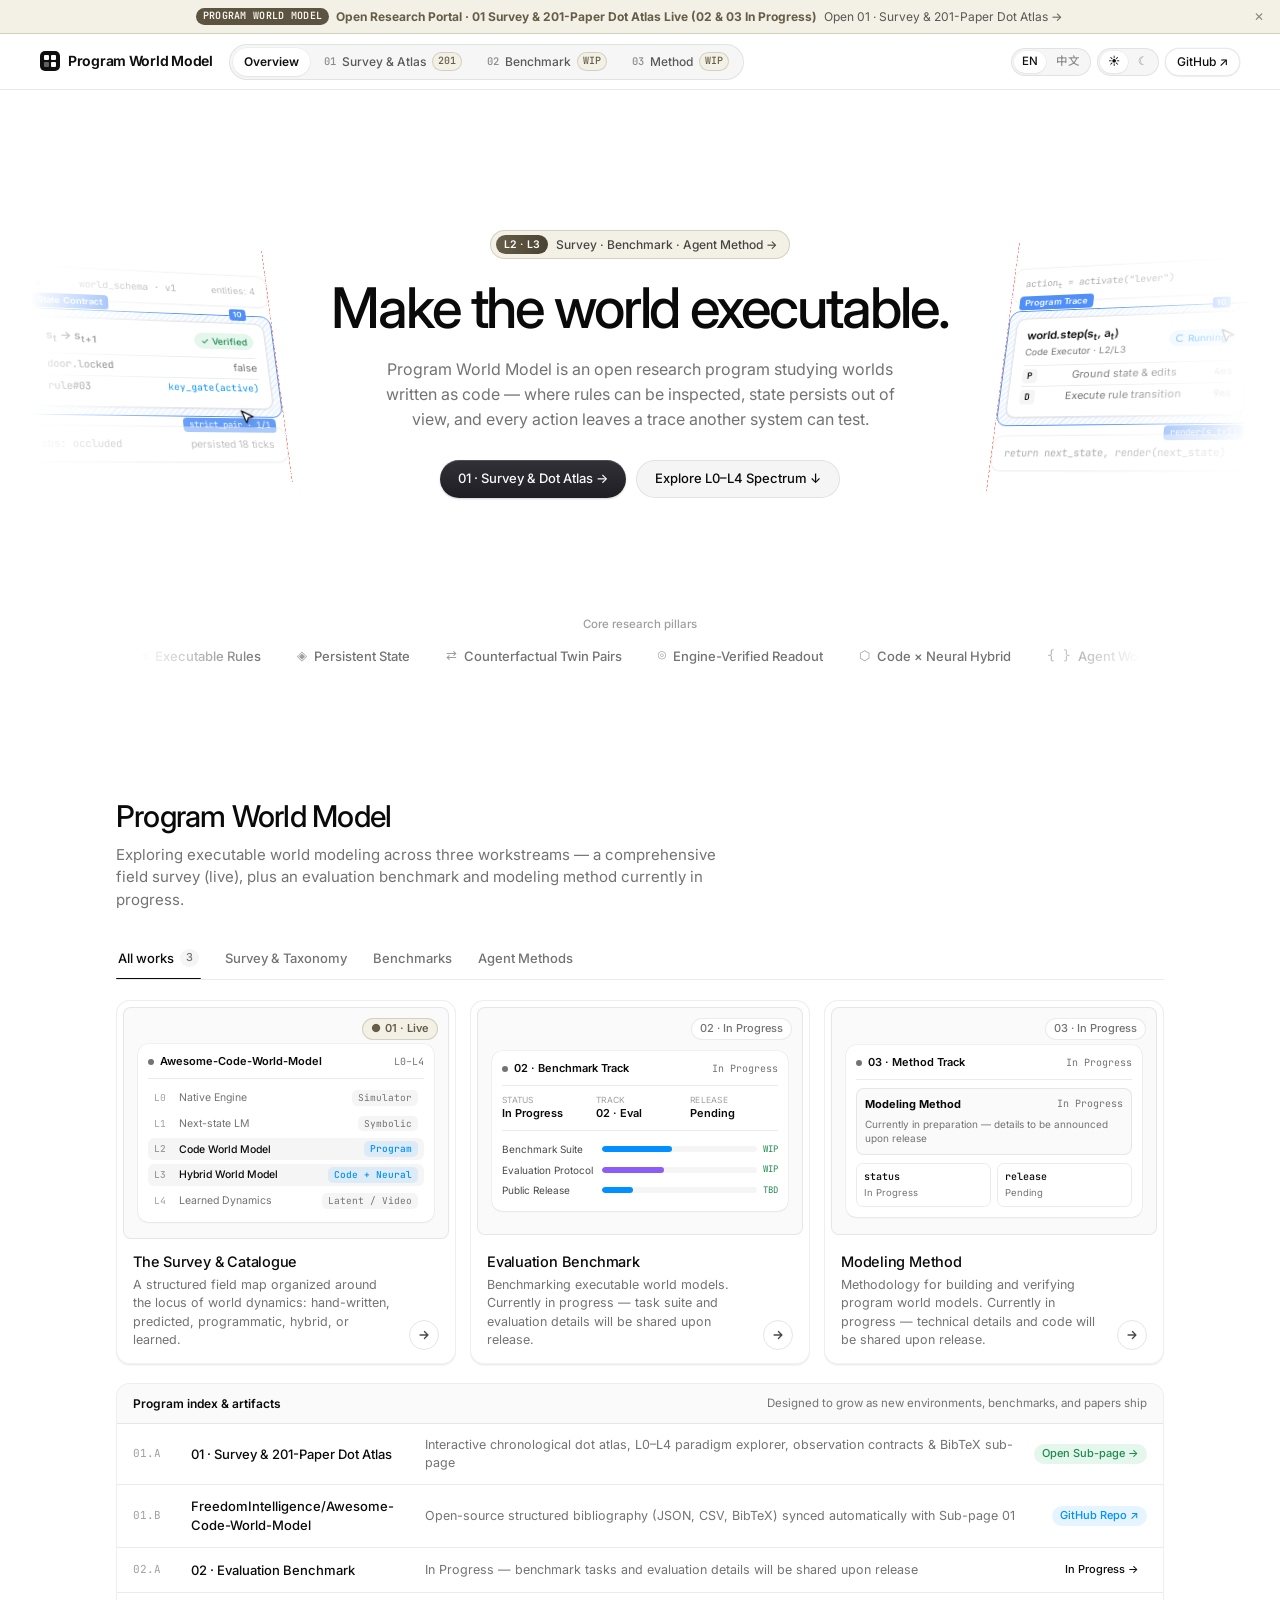
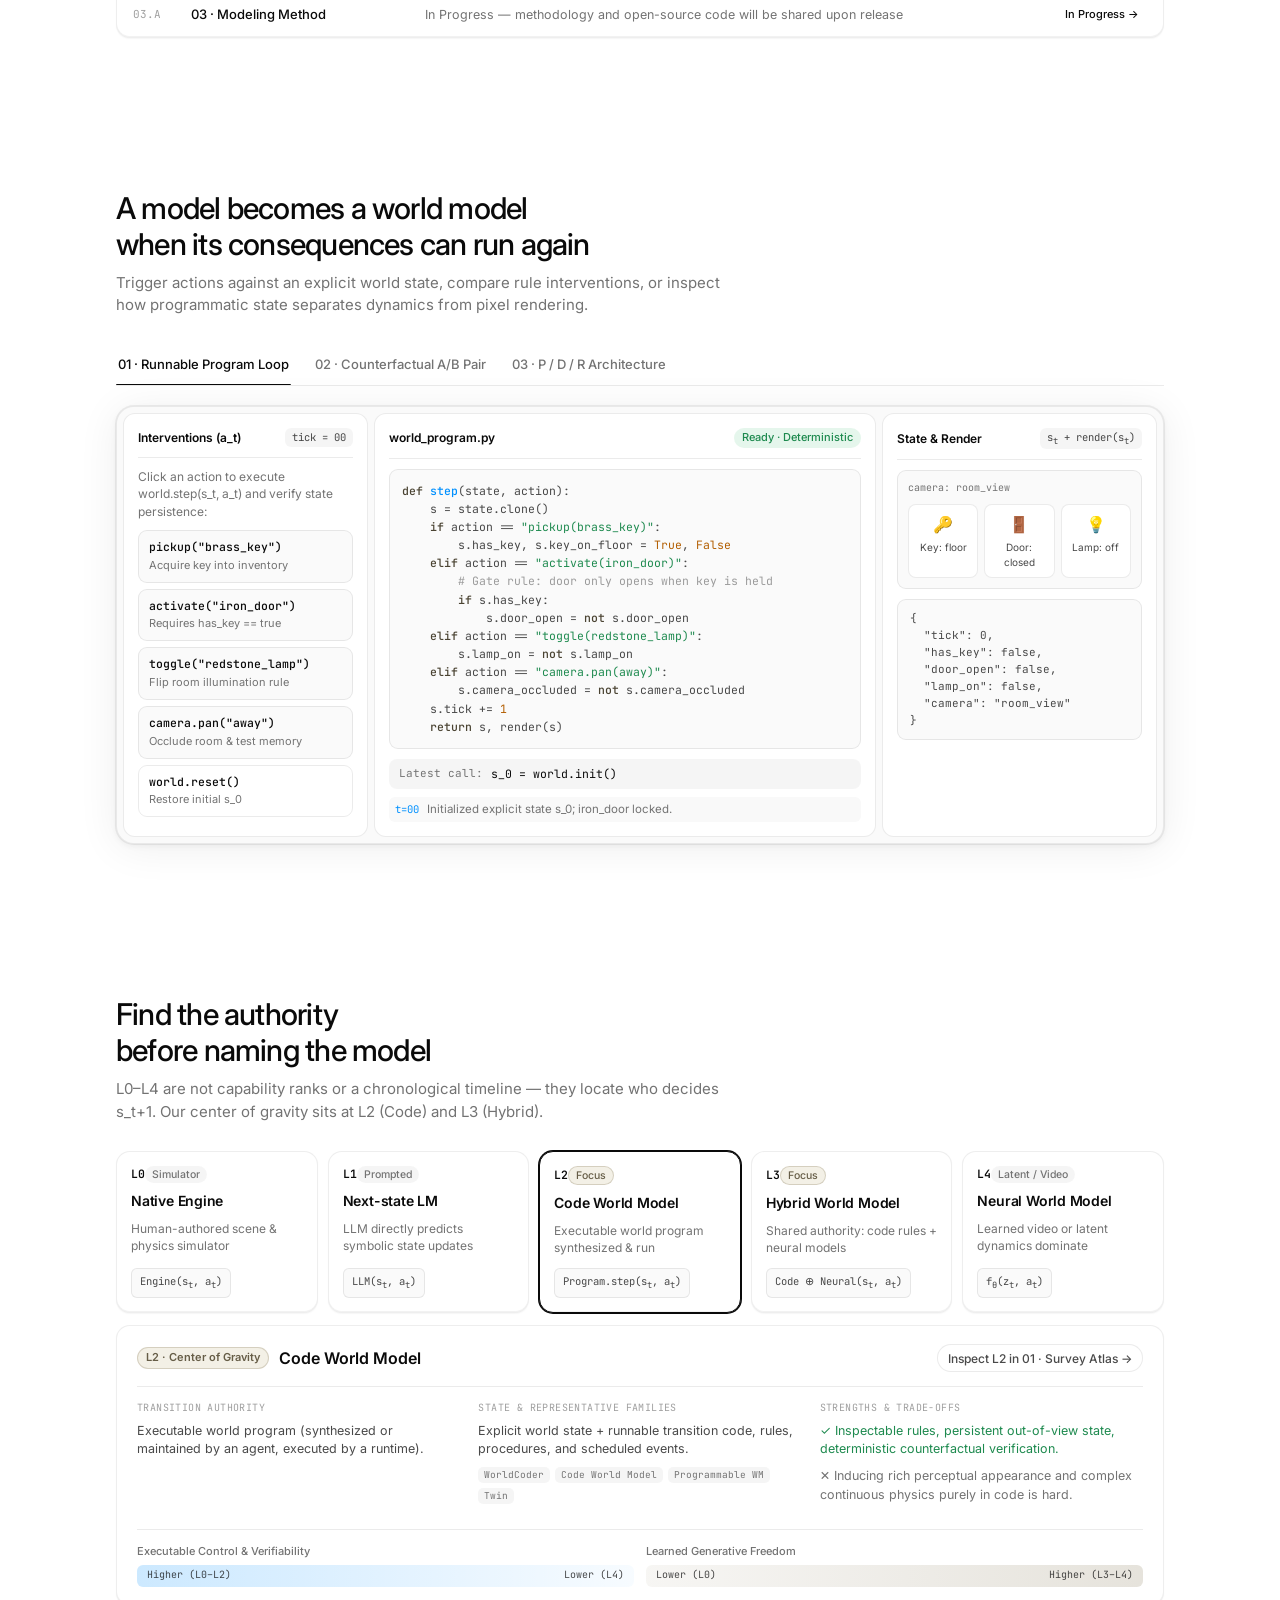
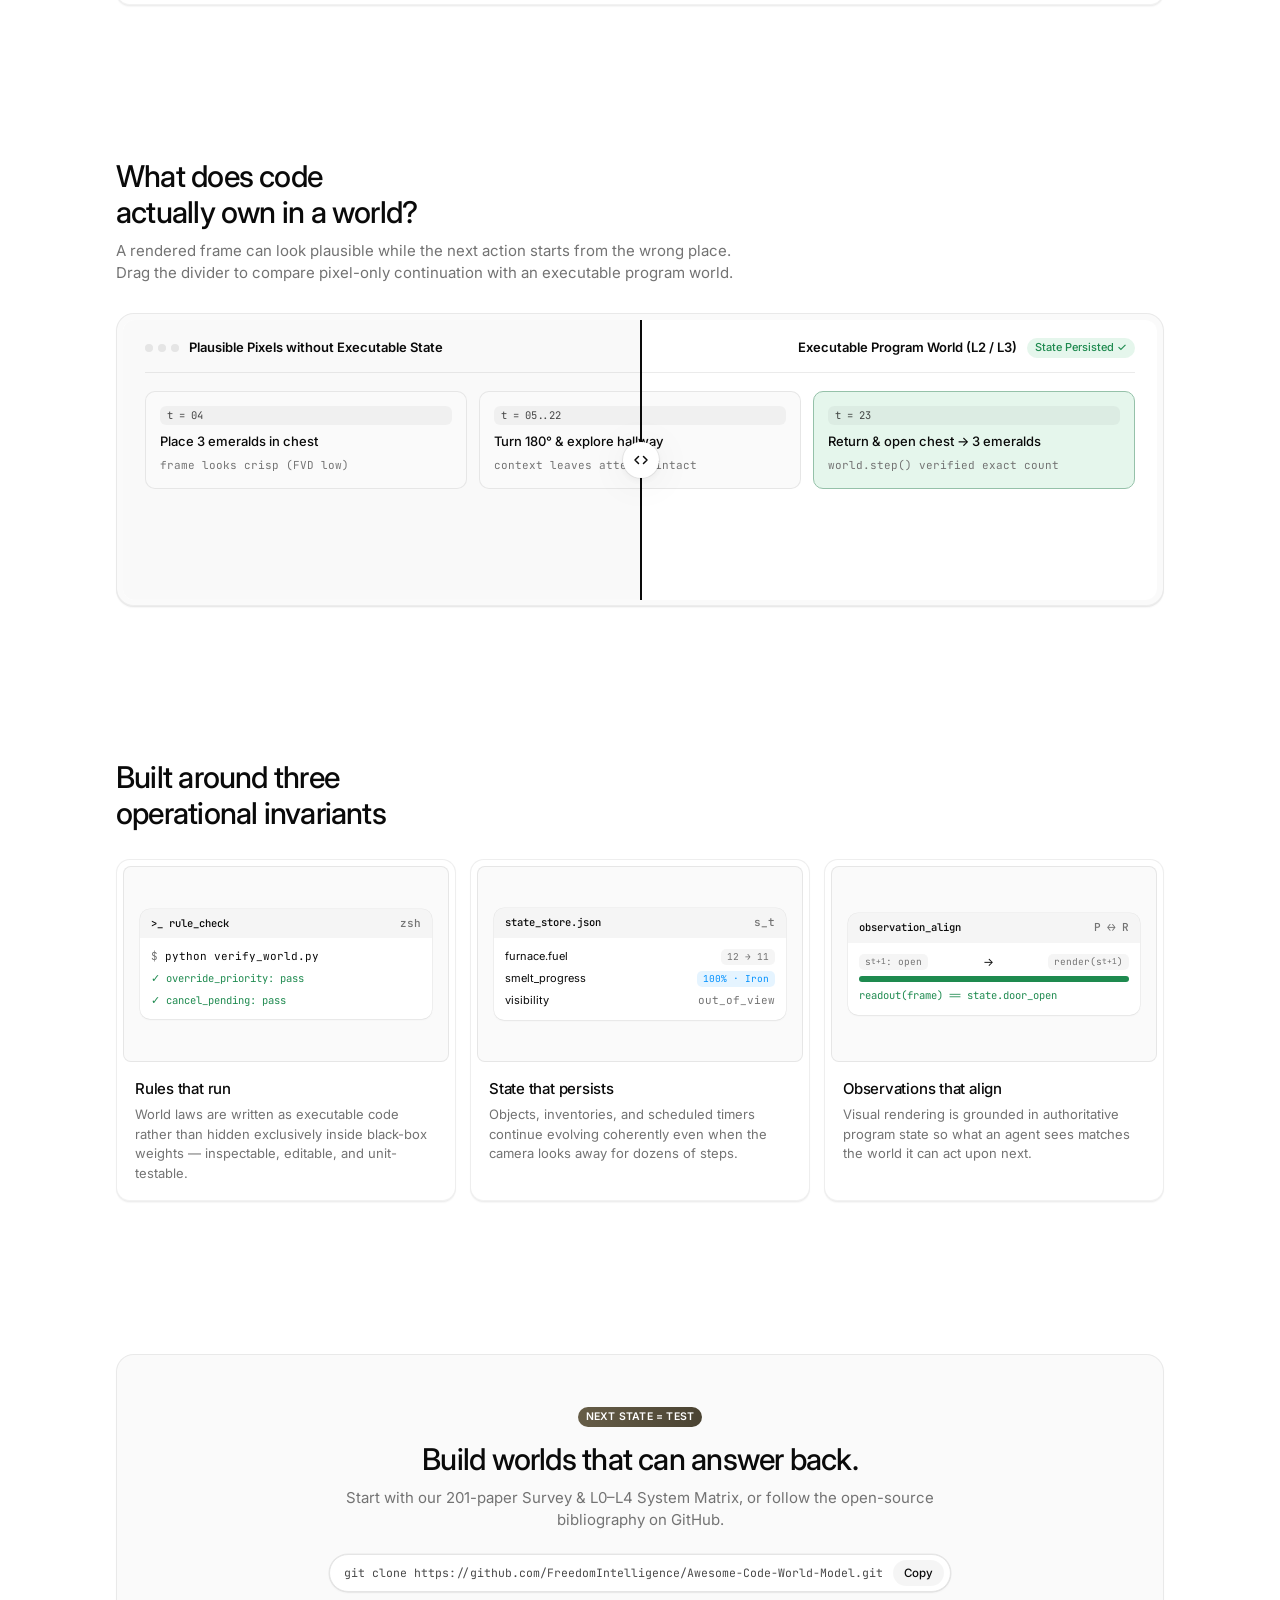
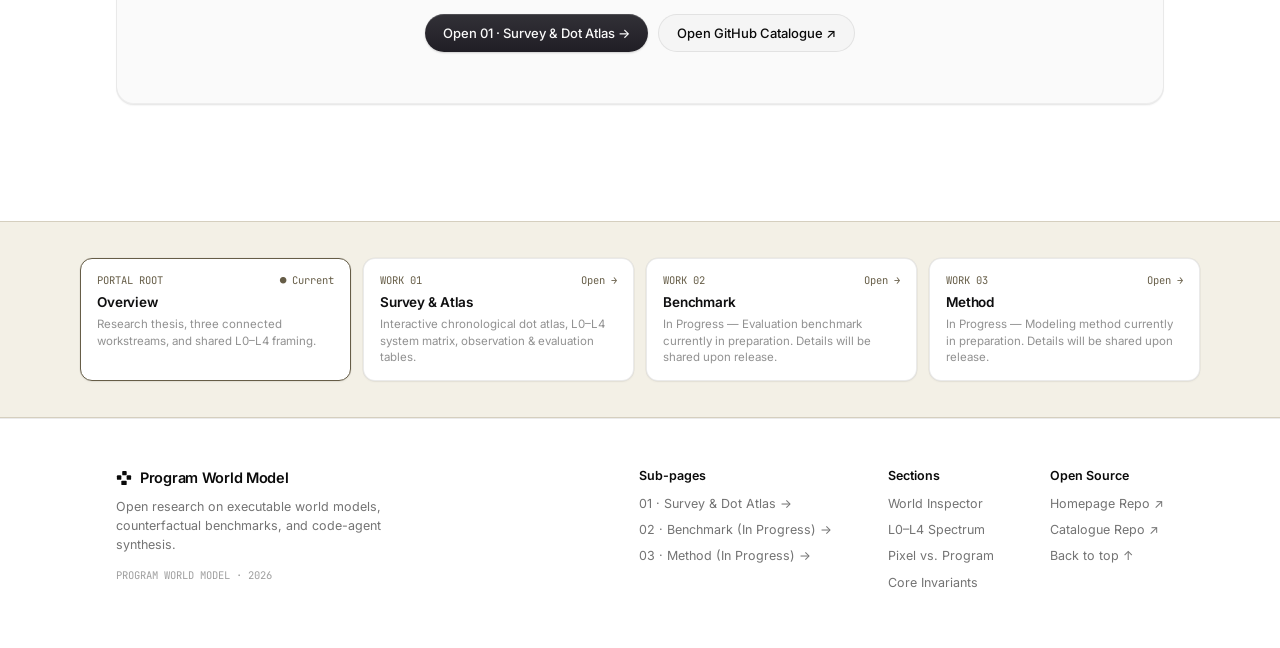
<file: index.html>
<!doctype html>
<html lang="en" data-theme="light">
  <head>
    <meta charset="UTF-8" />
    <meta name="viewport" content="width=device-width, initial-scale=1" />
    <meta name="theme-color" content="#ffffff" id="meta-theme-color" />
    <link rel="icon" type="image/svg+xml" href="data:image/svg+xml,%3Csvg xmlns='http://www.w3.org/2000/svg' viewBox='0 0 20 20'%3E%3Crect width='20' height='20' rx='5' fill='%230f0f10'/%3E%3Crect x='4' y='4' width='5' height='5' rx='1' fill='%23ffffff'/%3E%3Crect x='11' y='4' width='5' height='5' rx='1' fill='%23ffffff'/%3E%3Crect x='4' y='11' width='5' height='5' rx='1' fill='%23ffffff' opacity='0.35'/%3E%3Crect x='11' y='11' width='5' height='5' rx='1' fill='%23ffffff'/%3E%3C/svg%3E" />
    <meta
      name="description"
      content="Program World Model — executable worlds, paradigm taxonomy, counterfactual benchmarks, and code-agent synthesis."
    />
    <title>Program World Model · Executable Worlds &amp; Open Research</title>
    <link rel="preconnect" href="https://fonts.googleapis.com" />
    <link rel="preconnect" href="https://fonts.gstatic.com" crossorigin />
    <link
      href="https://fonts.googleapis.com/css2?family=Inter:wght@400;500;600;700&amp;family=JetBrains+Mono:wght@400;500&amp;family=Noto+Sans+SC:wght@400;500;600&amp;display=swap"
      rel="stylesheet"
    />
    <link rel="stylesheet" href="shared/shell.css" />
    <link rel="stylesheet" href="styles.css" />
  </head>
  <body data-pwm-page="overview" data-pwm-base=".">
    <a class="skip-link" href="#main" data-en="Skip to content" data-zh="跳转到正文">Skip to content</a>

    <!-- Unified Multi-Page Topbar & 4-Route Header -->
    <div id="pwm-shell-header"></div>

    <main id="main" tabindex="-1">
      <!-- HERO SECTION with 3D-Perspectived Blueprint Inspector Wings -->
      <section class="lp-hero" id="top">
        <div class="lp-hero__stage">
          <!-- Left 3D Blueprint Wing -->
          <div class="lp-wing lp-wing--left" aria-hidden="true">
            <div class="lp-wing__plane">
              <div class="wing-guide wing-guide--v"></div>
              <div class="wing-card wing-card--faded">
                <div class="wing-row">
                  <span class="wing-dot"></span>
                  <span class="wing-mono">world_schema · v1</span>
                  <span class="wing-muted">entities: 4</span>
                </div>
              </div>

              <div class="wing-bp-frame">
                <span class="wing-bp-tag">State Contract</span>
                <span class="wing-bp-pad">10</span>
                <div class="wing-bp-hatch"></div>
                <div class="wing-card wing-card--selected">
                  <div class="wing-head">
                    <span class="wing-title">s<sub>t</sub> → s<sub>t+1</sub></span>
                    <span class="wing-status wing-status--ok">✓ Verified</span>
                  </div>
                  <div class="wing-kv">
                    <code>door.locked</code>
                    <span>false</span>
                  </div>
                  <div class="wing-kv">
                    <code>rule#03</code>
                    <span class="wing-accent">key_gate(active)</span>
                  </div>
                </div>
                <span class="wing-bp-dim">strict_pair · 1/1</span>
                <svg class="wing-cursor" width="18" height="18" viewBox="0 0 18 18" fill="none">
                  <path
                    d="M3 2.2L14.6 8.1L9.3 9.7L7.4 14.9L3 2.2Z"
                    fill="#ffffff"
                    stroke="#0a0a0a"
                    stroke-width="1.3"
                    stroke-linejoin="round"
                  />
                </svg>
              </div>

              <div class="wing-card wing-card--faded">
                <div class="wing-row">
                  <span class="wing-mono">obs: occluded</span>
                  <span class="wing-muted">persisted 18 ticks</span>
                </div>
              </div>
            </div>
          </div>

          <!-- Center Hero Copy -->
          <div class="lp-hero__copy">
            <a class="hero-pill" href="#work">
              <span class="hero-pill__badge">L2 · L3</span>
              <span data-en="Survey · Benchmark · Agent Method →" data-zh="范式综述 · 评测基准 · 智能体方法 →"
                >Survey · Benchmark · Agent Method →</span
              >
            </a>

            <h1 data-en="Make the world executable." data-zh="让世界可执行。">Make the world executable.</h1>

            <p
              class="lp-hero__sub"
              data-en="Program World Model is an open research program studying worlds written as code — where rules can be inspected, state persists out of view, and every action leaves a trace another system can test."
              data-zh="Program World Model 是一个开放研究计划，探索当世界被写成可执行程序后会发生什么：规则可被检查、状态跨遮挡持久存在，每一次干预都留下可被检验的因果轨迹。"
            >
              Program World Model is an open research program studying worlds written as code — where rules can be
              inspected, state persists out of view, and every action leaves a trace another system can test.
            </p>

            <div class="lp-hero__actions">
              <a class="btn btn--primary" href="./survey/" data-en="01 · Survey &amp; Dot Atlas →" data-zh="01 · 打开综述与点阵图谱 →"
                >01 · Survey &amp; Dot Atlas →</a
              >
              <a
                class="btn btn--secondary"
                href="#frame"
                data-en="Explore L0–L4 Spectrum ↓"
                data-zh="浏览 L0–L4 范式谱系 ↓"
                >Explore L0–L4 Spectrum ↓</a
              >
            </div>
          </div>

          <!-- Right 3D Blueprint Wing -->
          <div class="lp-wing lp-wing--right" aria-hidden="true">
            <div class="lp-wing__plane">
              <div class="wing-guide wing-guide--v-left"></div>
              <div class="wing-card wing-card--faded">
                <div class="wing-row">
                  <span class="wing-mono">action<sub>t</sub> = activate("lever")</span>
                </div>
              </div>

              <div class="wing-bp-frame">
                <span class="wing-bp-tag">Program Trace</span>
                <span class="wing-bp-pad">10</span>
                <div class="wing-bp-hatch"></div>
                <div class="wing-card wing-card--selected">
                  <div class="wing-head">
                    <div>
                      <strong class="wing-agent">world.step(s<sub>t</sub>, a<sub>t</sub>)</strong>
                      <div class="wing-sub">Code Executor · L2/L3</div>
                    </div>
                    <span class="wing-status wing-status--run">
                      <i class="spin-ring"></i>
                      Running
                    </span>
                  </div>
                  <div class="wing-trace-row">
                    <span class="wing-step-pill">P</span>
                    <span>Ground state &amp; edits</span>
                    <span class="wing-ms">4ms</span>
                  </div>
                  <div class="wing-trace-row">
                    <span class="wing-step-pill">D</span>
                    <span>Execute rule transition</span>
                    <span class="wing-ms">9ms</span>
                  </div>
                </div>
                <span class="wing-bp-dim">render(s_t+1)</span>
                <svg class="wing-cursor wing-cursor--right" width="18" height="18" viewBox="0 0 18 18" fill="none">
                  <path
                    d="M3 2.2L14.6 8.1L9.3 9.7L7.4 14.9L3 2.2Z"
                    fill="#ffffff"
                    stroke="#0a0a0a"
                    stroke-width="1.3"
                    stroke-linejoin="round"
                  />
                </svg>
              </div>

              <div class="wing-card wing-card--faded">
                <div class="wing-row">
                  <span class="wing-mono">return next_state, render(next_state)</span>
                </div>
              </div>
            </div>
          </div>
        </div>

        <!-- Subtle Pillars Marquee / Trust-style Strip -->
        <div class="lp-pillars">
          <p class="lp-pillars__label" data-en="Core research pillars" data-zh="核心研究维度">Core research pillars</p>
          <div class="lp-pillars__mask">
            <div class="lp-pillars__track">
              <span class="pillar-item"><i>⌘</i> <b data-en="Executable Rules" data-zh="可执行规则">Executable Rules</b></span>
              <span class="pillar-item"><i>◈</i> <b data-en="Persistent State" data-zh="持久状态">Persistent State</b></span>
              <span class="pillar-item"
                ><i>⇄</i> <b data-en="Counterfactual Twin Pairs" data-zh="反事实孪生配对">Counterfactual Twin Pairs</b></span
              >
              <span class="pillar-item"
                ><i>◎</i> <b data-en="Engine-Verified Readout" data-zh="引擎真值回读">Engine-Verified Readout</b></span
              >
              <span class="pillar-item"
                ><i>⬡</i> <b data-en="Code × Neural Hybrid" data-zh="代码 × 神经混合动力学">Code × Neural Hybrid</b></span
              >
              <span class="pillar-item"
                ><i>{ }</i> <b data-en="Agent World Synthesis" data-zh="智能体世界程序归纳">Agent World Synthesis</b></span
              >
              <!-- duplicated for seamless loop -->
              <span class="pillar-item" aria-hidden="true"
                ><i>⌘</i> <b data-en="Executable Rules" data-zh="可执行规则">Executable Rules</b></span
              >
              <span class="pillar-item" aria-hidden="true"
                ><i>◈</i> <b data-en="Persistent State" data-zh="持久状态">Persistent State</b></span
              >
              <span class="pillar-item" aria-hidden="true"
                ><i>⇄</i> <b data-en="Counterfactual Twin Pairs" data-zh="反事实孪生配对">Counterfactual Twin Pairs</b></span
              >
              <span class="pillar-item" aria-hidden="true"
                ><i>◎</i> <b data-en="Engine-Verified Readout" data-zh="引擎真值回读">Engine-Verified Readout</b></span
              >
              <span class="pillar-item" aria-hidden="true"
                ><i>⬡</i> <b data-en="Code × Neural Hybrid" data-zh="代码 × 神经混合动力学">Code × Neural Hybrid</b></span
              >
              <span class="pillar-item" aria-hidden="true"
                ><i>{ }</i> <b data-en="Agent World Synthesis" data-zh="智能体世界程序归纳">Agent World Synthesis</b></span
              >
            </div>
          </div>
        </div>
      </section>

      <!-- SECTION 1: SERIES OF WORKS SHOWCASE (AffectUI Library Tabs + Concentric Cards) -->
      <section class="lp-section" id="work">
        <div class="lp-container">
          <div class="section-head">
            <h2
              class="lp-lead"
              data-en="Program World Model"
              data-zh="Program World Model"
            >
              Program World Model
            </h2>
            <p
              class="lp-sub"
              data-en="Exploring executable world modeling across three workstreams — a comprehensive field survey (live), plus an evaluation benchmark and modeling method currently in progress."
              data-zh="围绕可执行世界模型展开的三项工作：领域综述与文献目录（已上线），以及正在推进中的评测基准与建模方法（In Progress）。"
            >
              Exploring executable world modeling across three workstreams — a comprehensive field survey (live), plus
              an evaluation benchmark and modeling method currently in progress.
            </p>
          </div>

          <!-- Underlined Filter Tabs -->
          <div class="lp-tabs" role="tablist" aria-label="Filter research works">
            <button class="lp-tab is-active" type="button" role="tab" aria-selected="true" data-filter="all">
              <span data-en="All works" data-zh="全部工作">All works</span>
              <span class="lp-tab__count">3</span>
            </button>
            <button class="lp-tab" type="button" role="tab" aria-selected="false" data-filter="survey">
              <span data-en="Survey &amp; Taxonomy" data-zh="综述与谱系">Survey &amp; Taxonomy</span>
            </button>
            <button class="lp-tab" type="button" role="tab" aria-selected="false" data-filter="benchmark">
              <span data-en="Benchmarks" data-zh="评测基准">Benchmarks</span>
            </button>
            <button class="lp-tab" type="button" role="tab" aria-selected="false" data-filter="method">
              <span data-en="Agent Methods" data-zh="智能体方法">Agent Methods</span>
            </button>
          </div>

          <!-- 3-Column Concentric Preview Cards -->
          <div class="work-grid">
            <!-- Work 01: The Survey -->
            <article class="aui-card work-card" data-category="survey">
              <div class="aui-card__stage">
                <span class="stage-badge stage-badge--pro">
                  <span aria-hidden="true">●</span>
                  <span data-en="01 · Live" data-zh="01 · 已上线">01 · Live</span>
                </span>
                <!-- Mini UI Preview: Taxonomy Matrix -->
                <div class="mini-ui mini-ui--taxonomy" aria-hidden="true">
                  <div class="mini-ui__bar">
                    <span class="mini-ui__dot"></span>
                    <span class="mini-ui__label">Awesome-Code-World-Model</span>
                    <span class="mini-ui__meta">L0–L4</span>
                  </div>
                  <div class="mini-spec-list">
                    <div class="mini-spec-row">
                      <span class="mini-lvl">L0</span>
                      <span>Native Engine</span>
                      <span class="mini-tag">Simulator</span>
                    </div>
                    <div class="mini-spec-row">
                      <span class="mini-lvl">L1</span>
                      <span>Next-state LM</span>
                      <span class="mini-tag">Symbolic</span>
                    </div>
                    <div class="mini-spec-row is-focus">
                      <span class="mini-lvl">L2</span>
                      <span>Code World Model</span>
                      <span class="mini-tag mini-tag--focus">Program</span>
                    </div>
                    <div class="mini-spec-row is-focus">
                      <span class="mini-lvl">L3</span>
                      <span>Hybrid World Model</span>
                      <span class="mini-tag mini-tag--focus">Code + Neural</span>
                    </div>
                    <div class="mini-spec-row">
                      <span class="mini-lvl">L4</span>
                      <span>Learned Dynamics</span>
                      <span class="mini-tag">Latent / Video</span>
                    </div>
                  </div>
                </div>
              </div>
              <div class="aui-card__foot">
                <div class="aui-card__info">
                  <h3 class="aui-card__title" data-en="The Survey &amp; Catalogue" data-zh="领域综述与文献目录">
                    The Survey &amp; Catalogue
                  </h3>
                  <p
                    class="aui-card__desc"
                    data-en="A structured field map organized around the locus of world dynamics: hand-written, predicted, programmatic, hybrid, or learned."
                    data-zh="围绕世界动力学决定权梳理领域版图：手写引擎、语言预测、可执行代码、混合动力学与神经学习模型。"
                  >
                    A structured field map organized around the locus of world dynamics: hand-written, predicted,
                    programmatic, hybrid, or learned.
                  </p>
                </div>
                <a
                  class="aui-card__action"
                  href="./survey/"
                  aria-label="Open Survey &amp; 201-Paper Dot Atlas sub-page"
                  title="Open Survey &amp; Dot Atlas sub-page"
                >
                  <svg width="14" height="14" viewBox="0 0 16 16" fill="none" aria-hidden="true">
                    <path
                      d="M3.5 8H12.5M12.5 8L8.5 4M12.5 8L8.5 12"
                      stroke="currentColor"
                      stroke-width="1.5"
                      stroke-linecap="round"
                      stroke-linejoin="round"
                    />
                  </svg>
                </a>
              </div>
            </article>

            <!-- Work 02: Evaluation Benchmark (In Progress) -->
            <article class="aui-card work-card" data-category="benchmark">
              <div class="aui-card__stage">
                <span class="stage-badge stage-badge--neutral" data-en="02 · In Progress" data-zh="02 · In Progress · 推进中"
                  >02 · In Progress</span
                >
                <!-- Mini UI Preview: Restrained In Progress Card -->
                <div class="mini-ui mini-ui--waterfall" aria-hidden="true">
                  <div class="mini-ui__bar">
                    <span class="mini-ui__dot"></span>
                    <span class="mini-ui__label">02 · Benchmark Track</span>
                    <span class="mini-ui__meta">In Progress</span>
                  </div>
                  <div class="mini-metrics">
                    <div>
                      <small>STATUS</small>
                      <strong>In Progress</strong>
                    </div>
                    <div>
                      <small>TRACK</small>
                      <strong>02 · Eval</strong>
                    </div>
                    <div>
                      <small>RELEASE</small>
                      <strong>Pending</strong>
                    </div>
                  </div>
                  <div class="mini-waterfall-rows">
                    <div class="mini-wf-row">
                      <span class="mini-wf-name">Benchmark Suite</span>
                      <span class="mini-wf-bar"><i style="width: 45%"></i></span>
                      <span class="mini-wf-ok">WIP</span>
                    </div>
                    <div class="mini-wf-row">
                      <span class="mini-wf-name">Evaluation Protocol</span>
                      <span class="mini-wf-bar mini-wf-bar--alt"><i style="width: 40%"></i></span>
                      <span class="mini-wf-ok">WIP</span>
                    </div>
                    <div class="mini-wf-row">
                      <span class="mini-wf-name">Public Release</span>
                      <span class="mini-wf-bar"><i style="width: 20%"></i></span>
                      <span class="mini-wf-ok">TBD</span>
                    </div>
                  </div>
                </div>
              </div>
              <div class="aui-card__foot">
                <div class="aui-card__info">
                  <h3 class="aui-card__title" data-en="Evaluation Benchmark" data-zh="评测基准（In Progress）">
                    Evaluation Benchmark
                  </h3>
                  <p
                    class="aui-card__desc"
                    data-en="Benchmarking executable world models. Currently in progress — task suite and evaluation details will be shared upon release."
                    data-zh="面向可执行世界模型的评测基准。当前正在推进中（In Progress），具体任务集与评测细节将于完成后公开。"
                  >
                    Benchmarking executable world models. Currently in progress — task suite and evaluation details
                    will be shared upon release.
                  </p>
                </div>
                <a
                  class="aui-card__action"
                  href="./arena/"
                  aria-label="Open Evaluation Benchmark sub-page (In Progress)"
                  title="Open Evaluation Benchmark sub-page"
                >
                  <svg width="14" height="14" viewBox="0 0 16 16" fill="none" aria-hidden="true">
                    <path
                      d="M3.5 8H12.5M12.5 8L8.5 4M12.5 8L8.5 12"
                      stroke="currentColor"
                      stroke-width="1.5"
                      stroke-linecap="round"
                      stroke-linejoin="round"
                    />
                  </svg>
                </a>
              </div>
            </article>

            <!-- Work 03: Modeling Method (In Progress) -->
            <article class="aui-card work-card" data-category="method">
              <div class="aui-card__stage">
                <span class="stage-badge stage-badge--neutral" data-en="03 · In Progress" data-zh="03 · In Progress · 推进中"
                  >03 · In Progress</span
                >
                <!-- Mini UI Preview: Restrained In Progress Card -->
                <div class="mini-ui mini-ui--tree" aria-hidden="true">
                  <div class="mini-ui__bar">
                    <span class="mini-ui__dot"></span>
                    <span class="mini-ui__label">03 · Method Track</span>
                    <span class="mini-ui__meta">In Progress</span>
                  </div>
                  <div class="mini-tree-node mini-tree-node--root">
                    <div class="mini-tree-top">
                      <strong>Modeling Method</strong>
                      <span class="mini-ui__meta">In Progress</span>
                    </div>
                    <p>Currently in preparation — details to be announced upon release</p>
                  </div>
                  <div class="mini-tree-children">
                    <div class="mini-tree-branch">
                      <code>status</code>
                      <span>In Progress</span>
                    </div>
                    <div class="mini-tree-branch">
                      <code>release</code>
                      <span>Pending</span>
                    </div>
                  </div>
                </div>
              </div>
              <div class="aui-card__foot">
                <div class="aui-card__info">
                  <h3 class="aui-card__title" data-en="Modeling Method" data-zh="建模方法（In Progress）">
                    Modeling Method
                  </h3>
                  <p
                    class="aui-card__desc"
                    data-en="Methodology for building and verifying program world models. Currently in progress — technical details and code will be shared upon release."
                    data-zh="面向程序世界模型的构建与验证方法。当前正在推进中（In Progress），具体技术方案与代码将于完成后公开。"
                  >
                    Methodology for building and verifying program world models. Currently in progress — technical
                    details and code will be shared upon release.
                  </p>
                </div>
                <a
                  class="aui-card__action"
                  href="./method/"
                  aria-label="Open Modeling Method sub-page (In Progress)"
                  title="Open Modeling Method sub-page"
                >
                  <svg width="14" height="14" viewBox="0 0 16 16" fill="none" aria-hidden="true">
                    <path
                      d="M3.5 8H12.5M12.5 8L8.5 4M12.5 8L8.5 12"
                      stroke="currentColor"
                      stroke-width="1.5"
                      stroke-linecap="round"
                      stroke-linejoin="round"
                    />
                  </svg>
                </a>
              </div>
            </article>
          </div>

          <!-- Calm Workstream Ledger (AffectUI Agent-Inbox inspired index for growing works) -->
          <div class="ledger" aria-label="Research workstream index">
            <div class="ledger__head">
              <span class="ledger__title" data-en="Program index &amp; artifacts" data-zh="研究计划目录与公开产物"
                >Program index &amp; artifacts</span
              >
              <span
                class="ledger__hint"
                data-en="Designed to grow as new environments, benchmarks, and papers ship"
                data-zh="随新环境、评测集与论文发布持续扩展"
                >Designed to grow as new environments, benchmarks, and papers ship</span
              >
            </div>

            <a
              class="ledger-row"
              data-category="survey"
              href="./survey/"
            >
              <span class="ledger-row__id">01.A</span>
              <strong class="ledger-row__name" data-en="01 · Survey &amp; 201-Paper Dot Atlas" data-zh="01 · 综述与 201 篇动态点阵图谱"
                >01 · Survey &amp; 201-Paper Dot Atlas</strong
              >
              <span
                class="ledger-row__detail"
                data-en="Interactive chronological dot atlas, L0–L4 paradigm explorer, observation contracts &amp; BibTeX sub-page"
                data-zh="时间轴分类点阵、L0–L4 五层范式交互台、观测契约表与双语文献检索子站"
                >Interactive chronological dot atlas, L0–L4 paradigm explorer, observation contracts &amp; BibTeX
                sub-page</span
              >
              <span class="status-chip status-chip--green" data-en="Open Sub-page →" data-zh="打开子页 →"
                >Open Sub-page →</span
              >
            </a>

            <a
              class="ledger-row"
              data-category="survey"
              href="https://github.com/FreedomIntelligence/Awesome-Code-World-Model"
              target="_blank"
              rel="noreferrer"
            >
              <span class="ledger-row__id">01.B</span>
              <strong class="ledger-row__name" data-en="FreedomIntelligence/Awesome-Code-World-Model" data-zh="FreedomIntelligence/Awesome-Code-World-Model 仓库"
                >FreedomIntelligence/Awesome-Code-World-Model</strong
              >
              <span
                class="ledger-row__detail"
                data-en="Open-source structured bibliography (JSON, CSV, BibTeX) synced automatically with Sub-page 01"
                data-zh="自动同步驱动子站 01 的结构化开源文献数据仓库（JSON / CSV / BibTeX）"
                >Open-source structured bibliography (JSON, CSV, BibTeX) synced automatically with Sub-page 01</span
              >
              <span class="status-chip status-chip--blue" data-en="GitHub Repo ↗" data-zh="开源仓库 ↗"
                >GitHub Repo ↗</span
              >
            </a>

            <a
              class="ledger-row"
              data-category="benchmark"
              href="./arena/"
            >
              <span class="ledger-row__id">02.A</span>
              <strong class="ledger-row__name" data-en="02 · Evaluation Benchmark" data-zh="02 · 评测基准"
                >02 · Evaluation Benchmark</strong
              >
              <span
                class="ledger-row__detail"
                data-en="In Progress — benchmark tasks and evaluation details will be shared upon release"
                data-zh="推进中（In Progress）—— 具体评测任务与细节将于完成后公开"
                >In Progress — benchmark tasks and evaluation details will be shared upon release</span
              >
              <span class="status-chip" data-en="In Progress →" data-zh="In Progress · 推进中 →"
                >In Progress →</span
              >
            </a>

            <a
              class="ledger-row"
              data-category="method"
              href="./method/"
            >
              <span class="ledger-row__id">03.A</span>
              <strong
                class="ledger-row__name"
                data-en="03 · Modeling Method"
                data-zh="03 · 建模方法"
                >03 · Modeling Method</strong
              >
              <span
                class="ledger-row__detail"
                data-en="In Progress — methodology and open-source code will be shared upon release"
                data-zh="推进中（In Progress）—— 具体方法方案与代码将于完成后公开"
                >In Progress — methodology and open-source code will be shared upon release</span
              >
              <span class="status-chip" data-en="In Progress →" data-zh="In Progress · 推进中 →"
                >In Progress →</span
              >
            </a>
          </div>
        </div>
      </section>

      <!-- SECTION 2: INTERACTIVE EXECUTABLE WORLD INSPECTOR (AffectUI Screens Showcase style) -->
      <section class="lp-section" id="inspector">
        <div class="lp-container">
          <div class="section-head">
            <h2
              class="lp-lead"
              data-en="A model becomes a world model<br />when its consequences can run again"
              data-zh="当模型的后果可以被再次执行，<br />它才真正成为世界模型"
            >
              A model becomes a world model<br />when its consequences can run again
            </h2>
            <p
              class="lp-sub"
              data-en="Trigger actions against an explicit world state, compare rule interventions, or inspect how programmatic state separates dynamics from pixel rendering."
              data-zh="亲自对显式世界状态施加动作干预、对比规则变化，或查看程序化状态如何将动力学推演与像素渲染解耦。"
            >
              Trigger actions against an explicit world state, compare rule interventions, or inspect how programmatic
              state separates dynamics from pixel rendering.
            </p>
          </div>

          <div class="lp-tabs" role="tablist" aria-label="Interactive world inspector views">
            <button class="lp-tab screen-tab is-active" type="button" role="tab" aria-selected="true" data-screen="loop">
              <span data-en="01 · Runnable Program Loop" data-zh="01 · 可执行状态闭环">01 · Runnable Program Loop</span>
            </button>
            <button class="lp-tab screen-tab" type="button" role="tab" aria-selected="false" data-screen="arena">
              <span data-en="02 · Counterfactual A/B Pair" data-zh="02 · 反事实 A/B 规则对">02 · Counterfactual A/B Pair</span>
            </button>
            <button class="lp-tab screen-tab" type="button" role="tab" aria-selected="false" data-screen="pdr">
              <span data-en="03 · P / D / R Architecture" data-zh="03 · P / D / R 职责解耦">03 · P / D / R Architecture</span>
            </button>
          </div>

          <!-- Application Shell Frame -->
          <div class="app-shell">
            <!-- Panel 1: Runnable Program Loop -->
            <div class="screen-panel is-active" data-screen-panel="loop">
              <div class="app-grid">
                <!-- Left Sidebar: Interventions -->
                <aside class="app-sidebar">
                  <div class="app-pane-head">
                    <span class="app-pane-title" data-en="Interventions (a_t)" data-zh="动作干预 (a_t)"
                      >Interventions (a_t)</span
                    >
                    <span class="mono-tag" id="sim-tick">tick = 00</span>
                  </div>
                  <p
                    class="app-sidebar__hint"
                    data-en="Click an action to execute world.step(s_t, a_t) and verify state persistence:"
                    data-zh="点击下方动作执行 world.step(s_t, a_t)，验证状态持久性与规则门控："
                  >
                    Click an action to execute world.step(s_t, a_t) and verify state persistence:
                  </p>
                  <div class="sim-actions">
                    <button class="sim-action-btn" type="button" data-sim-action="take_key">
                      <code>pickup("brass_key")</code>
                      <small data-en="Acquire key into inventory" data-zh="拾取钥匙进入背包状态">Acquire key into inventory</small>
                    </button>
                    <button class="sim-action-btn" type="button" data-sim-action="unlock_door">
                      <code>activate("iron_door")</code>
                      <small data-en="Requires has_key == true" data-zh="前置条件：has_key == true">Requires has_key == true</small>
                    </button>
                    <button class="sim-action-btn" type="button" data-sim-action="toggle_lamp">
                      <code>toggle("redstone_lamp")</code>
                      <small data-en="Flip room illumination rule" data-zh="切换房间红石灯状态">Flip room illumination rule</small>
                    </button>
                    <button class="sim-action-btn" type="button" data-sim-action="pan_away">
                      <code>camera.pan("away")</code>
                      <small data-en="Occlude room &amp; test memory" data-zh="移开相机视野，测试遮挡记忆">Occlude room &amp; test memory</small>
                    </button>
                    <button class="sim-action-btn sim-action-btn--ghost" type="button" data-sim-action="reset">
                      <code>world.reset()</code>
                      <small data-en="Restore initial s_0" data-zh="重置回初始状态 s_0">Restore initial s_0</small>
                    </button>
                  </div>
                </aside>

                <!-- Center Pane: Executable Program & Trace -->
                <div class="app-main">
                  <div class="app-pane-head">
                    <span class="app-pane-title">world_program.py</span>
                    <span class="status-chip status-chip--green" id="sim-status-pill" data-en="Ready · Deterministic" data-zh="就绪 · 确定性执行"
                      >Ready · Deterministic</span
                    >
                  </div>
                  <pre class="code-box" aria-label="Executable world step function"><code><span class="kw">def</span> <span class="fn">step</span>(state, action):
    s = state.clone()
    <span class="kw">if</span> action == <span class="str">"pickup(brass_key)"</span>:
        s.has_key, s.key_on_floor = <span class="bool">True</span>, <span class="bool">False</span>
    <span class="kw">elif</span> action == <span class="str">"activate(iron_door)"</span>:
        <span class="cm"># Gate rule: door only opens when key is held</span>
        <span class="kw">if</span> s.has_key:
            s.door_open = <span class="kw">not</span> s.door_open
    <span class="kw">elif</span> action == <span class="str">"toggle(redstone_lamp)"</span>:
        s.lamp_on = <span class="kw">not</span> s.lamp_on
    <span class="kw">elif</span> action == <span class="str">"camera.pan(away)"</span>:
        s.camera_occluded = <span class="kw">not</span> s.camera_occluded
    s.tick += <span class="num">1</span>
    <span class="kw">return</span> s, render(s)</code></pre>

                  <div class="sim-call-bar">
                    <span class="mono-muted" data-en="Latest call:" data-zh="最近调用：">Latest call:</span>
                    <code id="sim-code-call">s_0 = world.init()</code>
                  </div>

                  <div class="sim-trace" id="sim-trace-list" aria-live="polite">
                    <div class="trace-entry">
                      <span class="trace-tick">t=00</span>
                      <span data-en="Initialized explicit state s_0; iron_door locked." data-zh="初始化显式状态 s_0；铁门处于闭合门控状态。"
                        >Initialized explicit state s_0; iron_door locked.</span
                      >
                    </div>
                  </div>
                </div>

                <!-- Right Pane: Explicit State + Rendered Readout -->
                <div class="app-inspector">
                  <div class="app-pane-head">
                    <span class="app-pane-title" data-en="State &amp; Render" data-zh="显式状态与渲染视图"
                      >State &amp; Render</span
                    >
                    <span class="mono-tag">s<sub>t</sub> + render(s<sub>t</sub>)</span>
                  </div>

                  <div class="room-stage" id="sim-room">
                    <div class="room-stage__cam" id="sim-room-cam">camera: room_view</div>
                    <div class="room-stage__objects">
                      <div class="room-obj" id="sim-room-key">
                        <span class="room-obj__icon">🔑</span>
                        <small data-en="Key: floor" data-zh="钥匙：地面">Key: floor</small>
                      </div>
                      <div class="room-obj" id="sim-room-door">
                        <span class="room-obj__icon">🚪</span>
                        <small data-en="Door: closed" data-zh="铁门：关闭">Door: closed</small>
                      </div>
                      <div class="room-obj" id="sim-room-lamp">
                        <span class="room-obj__icon">💡</span>
                        <small data-en="Lamp: off" data-zh="红石灯：灭">Lamp: off</small>
                      </div>
                    </div>
                    <div class="room-occluded-banner" id="sim-occluded-banner" hidden>
                      <span data-en="Camera panned away — visual pixels show wall, yet s_t persists intact below." data-zh="视野已移开 — 像素画面仅见墙壁，但下方显式状态 s_t 完整保留。"
                        >Camera panned away — visual pixels show wall, yet s_t persists intact below.</span
                      >
                    </div>
                  </div>

                  <pre class="json-box" id="sim-json-state">{
  "tick": 0,
  "has_key": false,
  "door_open": false,
  "lamp_on": false,
  "camera": "room_view"
}</pre>
                </div>
              </div>
            </div>

            <!-- Panel 2: Counterfactual A/B Pair -->
            <div class="screen-panel" data-screen-panel="arena" hidden>
              <div class="arena-panel">
                <div class="arena-toolbar">
                  <div>
                    <strong
                      class="arena-toolbar__title"
                      data-en="Counterfactual Rule Intervention (Strict Pair)"
                      data-zh="反事实规则编辑检验（Strict Pair 配对评测）"
                      >Counterfactual Rule Intervention (Strict Pair)</strong
                    >
                    <p
                      class="arena-toolbar__sub"
                      data-en="Identical initial scene &amp; agent action sequence — only the underlying world rule changes. Models pass Strict Pair only when BOTH Branch A and Branch B match engine state."
                      data-zh="完全相同的初始场景与动作序列，仅修改底层世界规则。模型必须同时答对编辑分支 A 与对照分支 B 才能通过 Strict Pair。"
                    >
                      Identical initial scene &amp; agent action sequence — only the underlying world rule changes.
                      Models pass Strict Pair only when BOTH Branch A and Branch B match engine state.
                    </p>
                  </div>
                  <div class="segmented-switch" role="group" aria-label="Select rule branch">
                    <button class="arena-mode-btn is-active" type="button" data-arena-mode="default">
                      <span data-en="Branch B · Control" data-zh="分支 B · 默认规则">Branch B · Control</span>
                    </button>
                    <button class="arena-mode-btn" type="button" data-arena-mode="edited">
                      <span data-en="Branch A · Rule Edited" data-zh="分支 A · 规则重绑定">Branch A · Rule Edited</span>
                    </button>
                  </div>
                </div>

                <div class="arena-columns">
                  <div class="arena-box">
                    <div class="app-pane-head">
                      <span class="app-pane-title" data-en="Active Rule Specification" data-zh="当前生效规则契约"
                        >Active Rule Specification</span
                      >
                      <span class="status-chip status-chip--blue" id="arena-branch-status">Branch B · Standard</span>
                    </div>
                    <pre class="code-box" id="arena-rule-code"><code># Standard binding (Control Branch B)
on_event("pull_lever_north"):
    set_state("oak_door", open=True)
    set_state("trapdoor", open=False)</code></pre>
                  </div>

                  <div class="arena-box">
                    <div class="app-pane-head">
                      <span class="app-pane-title" data-en="System Outcomes under Same Action" data-zh="同一动作下的各范式表现"
                        >System Outcomes under Same Action</span
                      >
                      <span class="mono-tag">action = pull_lever_north</span>
                    </div>
                    <div class="verdict-table" id="arena-verdicts">
                      <div class="verdict-row">
                        <div>
                          <strong>Prior-memorized Video / LM</strong>
                          <small data-en="Relies on pretraining co-occurrence" data-zh="依赖预训练视觉/常识共现先验"
                            >Relies on pretraining co-occurrence</small
                          >
                        </div>
                        <span class="status-chip status-chip--green" id="arena-prior-verdict">Matches Control ✓</span>
                      </div>
                      <div class="verdict-row">
                        <div>
                          <strong>Program World Model (L2 / L3)</strong>
                          <small data-en="Executes active rule contract on s_t" data-zh="在 s_t 上执行当前生效的程序规则"
                            >Executes active rule contract on s_t</small
                          >
                        </div>
                        <span class="status-chip status-chip--green" id="arena-pwm-verdict">Executes Rule ✓</span>
                      </div>
                      <div class="verdict-row verdict-row--summary">
                        <div>
                          <strong data-en="Strict Pair Score (A ∧ B)" data-zh="Strict Pair 联合得分 (A ∧ B)"
                            >Strict Pair Score (A ∧ B)</strong
                          >
                          <small id="arena-pair-note" data-en="Switch to Branch A (Rule Edited) to see where non-executable priors fail." data-zh="切换到「分支 A · 规则重绑定」，查看非可执行先验为何失效。"
                            >Switch to Branch A (Rule Edited) to see where non-executable priors fail.</small
                          >
                        </div>
                        <span class="mono-tag">Oracle 1.0 · Trivial 0.0</span>
                      </div>
                    </div>
                  </div>
                </div>
              </div>
            </div>

            <!-- Panel 3: P / D / R Responsibility Split -->
            <div class="screen-panel" data-screen-panel="pdr" hidden>
              <div class="pdr-grid">
                <div class="pdr-card">
                  <div class="pdr-card__top">
                    <span class="pdr-letter">P</span>
                    <span class="mono-tag" data-en="Perception &amp; Grounding" data-zh="感知与程序接地"
                      >Perception &amp; Grounding</span
                    >
                  </div>
                  <h4 data-en="Observations → Explicit State &amp; Rules" data-zh="观测流 → 显式状态与规则表示">
                    Observations → Explicit State &amp; Rules
                  </h4>
                  <p
                    data-en="Parse visual observations and interaction history into structured entities, state variables, and executable rule hypotheses."
                    data-zh="从观测画面与交互轨迹中解析出结构化实体、状态变量与可执行的规则假设。"
                  >
                    Parse visual observations and interaction history into structured entities, state variables, and
                    executable rule hypotheses.
                  </p>
                  <code class="pdr-sig">(o<sub>0:t</sub>, a<sub>0:t-1</sub>) → (s<sub>t</sub>, W)</code>
                </div>

                <div class="pdr-card pdr-card--focus">
                  <div class="pdr-card__top">
                    <span class="pdr-letter">D</span>
                    <span class="stage-badge stage-badge--pro" data-en="Core Dynamics" data-zh="动力学核心"
                      >Core Dynamics</span
                    >
                  </div>
                  <h4 data-en="State + Action + Edit → Next State" data-zh="状态 + 动作 + 规则编辑 → 下一状态">
                    State + Action + Edit → Next State
                  </h4>
                  <p
                    data-en="Compute deterministic or hybrid consequences under priorities, scheduled events, revocations, and out-of-view persistence."
                    data-zh="在规则优先级、定时挂起事件、规则撤销与视野外持久性约束下计算下一状态后果。"
                  >
                    Compute deterministic or hybrid consequences under priorities, scheduled events, revocations, and
                    out-of-view persistence.
                  </p>
                  <code class="pdr-sig">W.step(s<sub>t</sub>, a<sub>t</sub>, edit<sub>t</sub>) → s<sub>t+1</sub></code>
                </div>

                <div class="pdr-card">
                  <div class="pdr-card__top">
                    <span class="pdr-letter">R</span>
                    <span class="mono-tag" data-en="Rendering &amp; Readout" data-zh="条件渲染与状态回读"
                      >Rendering &amp; Readout</span
                    >
                  </div>
                  <h4 data-en="Authoritative State → Aligned Pixels" data-zh="权威状态 → 一致的视觉画面">
                    Authoritative State → Aligned Pixels
                  </h4>
                  <p
                    data-en="Render state transitions into visual frames without corrupting underlying state facts — scored by reading visible state back out."
                    data-zh="将权威状态转移渲染为视觉帧且不篡改底层事实，通过视觉状态回读检验观测与状态对齐。"
                  >
                    Render state transitions into visual frames without corrupting underlying state facts — scored by
                    reading visible state back out.
                  </p>
                  <code class="pdr-sig">render(s<sub>t+1</sub>) → ô<sub>t+1</sub> ↔ readout(ô<sub>t+1</sub>)</code>
                </div>
              </div>
            </div>
          </div>
        </div>
      </section>

      <!-- SECTION 3: WORLD MODEL SPECTRUM L0-L4 -->
      <section class="lp-section" id="frame">
        <div class="lp-container">
          <div class="section-head">
            <h2
              class="lp-lead"
              data-en="Find the authority<br />before naming the model"
              data-zh="在命名模型之前，<br />先看谁拥有状态决定权"
            >
              Find the authority<br />before naming the model
            </h2>
            <p
              class="lp-sub"
              data-en="L0–L4 are not capability ranks or a chronological timeline — they locate who decides s_t+1. Our center of gravity sits at L2 (Code) and L3 (Hybrid)."
              data-zh="L0–L4 并非能力高低或时间演进阶段，而是刻画「谁决定下一状态 s_t+1」。本计划的重心聚焦于 L2（代码世界模型）与 L3（混合世界模型）。"
            >
              L0–L4 are not capability ranks or a chronological timeline — they locate who decides s_t+1. Our center of
              gravity sits at L2 (Code) and L3 (Hybrid).
            </p>
          </div>

          <!-- 5-Column Interactive Spectrum Grid -->
          <div class="spectrum-grid" role="tablist" aria-label="World model paradigm spectrum">
            <button class="spec-card" type="button" role="tab" aria-selected="false" data-level="L0">
              <div class="spec-card__head">
                <span class="spec-lvl">L0</span>
                <span class="spec-chip" data-en="Simulator" data-zh="原生模拟器">Simulator</span>
              </div>
              <strong class="spec-card__title" data-en="Native Engine" data-zh="手写原生引擎">Native Engine</strong>
              <p class="spec-card__desc" data-en="Human-authored scene &amp; physics simulator" data-zh="人工编写的场景、几何与物理引擎">
                Human-authored scene &amp; physics simulator
              </p>
              <code class="spec-card__formula">Engine(s<sub>t</sub>, a<sub>t</sub>)</code>
            </button>

            <button class="spec-card" type="button" role="tab" aria-selected="false" data-level="L1">
              <div class="spec-card__head">
                <span class="spec-lvl">L1</span>
                <span class="spec-chip" data-en="Prompted" data-zh="提示预测">Prompted</span>
              </div>
              <strong class="spec-card__title" data-en="Next-state LM" data-zh="状态预测 LM">Next-state LM</strong>
              <p class="spec-card__desc" data-en="LLM directly predicts symbolic state updates" data-zh="大模型直接预测文本或符号状态更新">
                LLM directly predicts symbolic state updates
              </p>
              <code class="spec-card__formula">LLM(s<sub>t</sub>, a<sub>t</sub>)</code>
            </button>

            <button class="spec-card spec-card--focus is-selected" type="button" role="tab" aria-selected="true" data-level="L2">
              <div class="spec-card__head">
                <span class="spec-lvl">L2</span>
                <span class="spec-chip spec-chip--focus" data-en="Focus" data-zh="核心重心">Focus</span>
              </div>
              <strong class="spec-card__title" data-en="Code World Model" data-zh="代码世界模型">Code World Model</strong>
              <p class="spec-card__desc" data-en="Executable world program synthesized &amp; run" data-zh="由智能体生成/维护、运行时执行的世界程序">
                Executable world program synthesized &amp; run
              </p>
              <code class="spec-card__formula">Program.step(s<sub>t</sub>, a<sub>t</sub>)</code>
            </button>

            <button class="spec-card spec-card--focus" type="button" role="tab" aria-selected="false" data-level="L3">
              <div class="spec-card__head">
                <span class="spec-lvl">L3</span>
                <span class="spec-chip spec-chip--focus" data-en="Focus" data-zh="核心重心">Focus</span>
              </div>
              <strong class="spec-card__title" data-en="Hybrid World Model" data-zh="混合世界模型">Hybrid World Model</strong>
              <p class="spec-card__desc" data-en="Shared authority: code rules + neural models" data-zh="可执行代码机制与神经渲染/学习动力学协同">
                Shared authority: code rules + neural models
              </p>
              <code class="spec-card__formula">Code ⊕ Neural(s<sub>t</sub>, a<sub>t</sub>)</code>
            </button>

            <button class="spec-card" type="button" role="tab" aria-selected="false" data-level="L4">
              <div class="spec-card__head">
                <span class="spec-lvl">L4</span>
                <span class="spec-chip" data-en="Latent / Video" data-zh="隐空间/视频">Latent / Video</span>
              </div>
              <strong class="spec-card__title" data-en="Neural World Model" data-zh="神经世界模型">Neural World Model</strong>
              <p class="spec-card__desc" data-en="Learned video or latent dynamics dominate" data-zh="由端到端学习的隐状态或视频动力学主导演化">
                Learned video or latent dynamics dominate
              </p>
              <code class="spec-card__formula">f<sub>θ</sub>(z<sub>t</sub>, a<sub>t</sub>)</code>
            </button>
          </div>

          <!-- Interactive Selected Paradigm Inspector -->
          <div class="spec-detail" id="spec-detail" aria-live="polite">
            <div class="spec-detail__top">
              <div class="spec-detail__heading">
                <span class="stage-badge stage-badge--pro" id="spec-detail-badge">L2 · Center of Gravity</span>
                <h3 id="spec-detail-title">Code World Model</h3>
              </div>
              <a
                class="pill-control"
                id="spec-atlas-link"
                href="./survey/?layer=L2#paradigms"
              >
                <span id="spec-atlas-label">Inspect L2 in 01 · Survey Atlas →</span>
              </a>
            </div>

            <div class="spec-detail__cols">
              <div class="spec-detail__cell">
                <small data-en="TRANSITION AUTHORITY" data-zh="状态转移决定权">TRANSITION AUTHORITY</small>
                <p id="spec-detail-authority">
                  Executable world program (generated or maintained by an agent, executed deterministically by a
                  runtime).
                </p>
              </div>
              <div class="spec-detail__cell">
                <small data-en="STATE &amp; REPRESENTATIVE FAMILIES" data-zh="状态表征与代表工作簇"
                  >STATE &amp; REPRESENTATIVE FAMILIES</small
                >
                <p id="spec-detail-repr">
                  Explicit world state + executable rules, procedures, and events.
                </p>
                <div class="chip-row" id="spec-detail-systems">
                  <span class="mini-tag">WorldCoder</span>
                  <span class="mini-tag">Code World Model</span>
                  <span class="mini-tag">Programmable WM</span>
                </div>
              </div>
              <div class="spec-detail__cell">
                <small data-en="STRENGTHS &amp; TRADE-OFFS" data-zh="优势与典型局限">STRENGTHS &amp; TRADE-OFFS</small>
                <p class="spec-pro" id="spec-detail-pros">
                  ✓ Interpretable, inspectable, persistent state, verifiable planning &amp; counterfactuals.
                </p>
                <p class="spec-con" id="spec-detail-cons">
                  ✕ Inducing complex open-world dynamics purely from raw pixels remains challenging.
                </p>
              </div>
            </div>

            <!-- Dual Trade-off Axis Bars -->
            <div class="axis-bars" aria-hidden="true">
              <div class="axis-bar">
                <span class="axis-bar__label" data-en="Executable Control &amp; Verifiability" data-zh="可执行控制与可验证性"
                  >Executable Control &amp; Verifiability</span
                >
                <div class="axis-bar__track axis-bar__track--control">
                  <span data-en="Higher (L0–L2)" data-zh="更高 (L0–L2)">Higher (L0–L2)</span>
                  <span data-en="Lower (L4)" data-zh="更低 (L4)">Lower (L4)</span>
                </div>
              </div>
              <div class="axis-bar">
                <span class="axis-bar__label" data-en="Learned Generative Freedom" data-zh="学习式生成自由度"
                  >Learned Generative Freedom</span
                >
                <div class="axis-bar__track axis-bar__track--freedom">
                  <span data-en="Lower (L0)" data-zh="更低 (L0)">Lower (L0)</span>
                  <span data-en="Higher (L3–L4)" data-zh="更高 (L3–L4)">Higher (L3–L4)</span>
                </div>
              </div>
            </div>
          </div>
        </div>
      </section>

      <!-- SECTION 4: DRAGGABLE BEFORE / AFTER COMPARISON (AffectUI .lp-ba Split Slider) -->
      <section class="lp-section" id="idea">
        <div class="lp-container">
          <div class="section-head">
            <h2
              class="lp-lead"
              data-en="What does code<br />actually own in a world?"
              data-zh="在一个世界里，<br />代码究竟负责什么？"
            >
              What does code<br />actually own in a world?
            </h2>
            <p
              class="lp-sub"
              data-en="A rendered frame can look plausible while the next action starts from the wrong place. Drag the divider to compare pixel-only continuation with an executable program world."
              data-zh="单帧画面可以看起来逼真合理，但下一次交互却从错误的状态出发。拖动分界滑块，对比纯像素推演与可执行程序世界。"
            >
              A rendered frame can look plausible while the next action starts from the wrong place. Drag the divider
              to compare pixel-only continuation with an executable program world.
            </p>
          </div>

          <div class="ba-wrapper">
            <div class="ba-stage" id="ba-stage" style="--split: 50%">
              <!-- Base Right Layer: With Program World Model -->
              <div class="ba-layer ba-layer--after">
                <div class="ba-window">
                  <div class="ba-window__top ba-window__top--after">
                    <span class="ba-title" data-en="Executable Program World (L2 / L3)" data-zh="可执行程序世界 (L2 / L3)"
                      >Executable Program World (L2 / L3)</span
                    >
                    <span class="status-chip status-chip--green" data-en="State Persisted ✓" data-zh="状态持久一致 ✓"
                      >State Persisted ✓</span
                    >
                  </div>
                  <div class="ba-window__body">
                    <div class="ba-timeline">
                      <div class="ba-step">
                        <span class="mono-tag">t = 04</span>
                        <strong data-en="Place 3 emeralds in chest" data-zh="向箱子放入 3 颗绿宝石"
                          >Place 3 emeralds in chest</strong
                        >
                        <code>chest.items = 3</code>
                      </div>
                      <div class="ba-step">
                        <span class="mono-tag">t = 05..22</span>
                        <strong data-en="Turn 180° &amp; explore hallway" data-zh="转身 180° 离开视野探索走廊"
                          >Turn 180° &amp; explore hallway</strong
                        >
                        <code>obs = occluded · state intact</code>
                      </div>
                      <div class="ba-step ba-step--good">
                        <span class="mono-tag">t = 23</span>
                        <strong data-en="Return &amp; open chest → 3 emeralds" data-zh="返回打开箱子 → 仍为 3 颗绿宝石"
                          >Return &amp; open chest → 3 emeralds</strong
                        >
                        <code>world.step() verified exact count</code>
                      </div>
                    </div>
                  </div>
                </div>
              </div>

              <!-- Clipped Left Layer: Pixel-Only / Unverified Continuation -->
              <div class="ba-layer ba-layer--before">
                <div class="ba-window ba-window--muted">
                  <div class="ba-window__top">
                    <div class="ba-dots"><i></i><i></i><i></i></div>
                    <span
                      class="ba-title"
                      data-en="Plausible Pixels without Executable State"
                      data-zh="无显式可执行状态的纯外观续写"
                      >Plausible Pixels without Executable State</span
                    >
                    <span class="status-chip status-chip--danger" data-en="State Drift ✕" data-zh="状态漂移 ✕"
                      >State Drift ✕</span
                    >
                  </div>
                  <div class="ba-window__body">
                    <div class="ba-timeline">
                      <div class="ba-step">
                        <span class="mono-tag">t = 04</span>
                        <strong data-en="Place 3 emeralds in chest" data-zh="向箱子放入 3 颗绿宝石"
                          >Place 3 emeralds in chest</strong
                        >
                        <code>frame looks crisp (FVD low)</code>
                      </div>
                      <div class="ba-step">
                        <span class="mono-tag">t = 05..22</span>
                        <strong data-en="Turn 180° &amp; explore hallway" data-zh="转身 180° 离开视野探索走廊"
                          >Turn 180° &amp; explore hallway</strong
                        >
                        <code>context leaves attention window</code>
                      </div>
                      <div class="ba-step ba-step--bad">
                        <span class="mono-tag">t = 23</span>
                        <strong data-en="Return &amp; open chest → empty / mutated" data-zh="返回打开箱子 → 物品消失或错乱"
                          >Return &amp; open chest → empty / mutated</strong
                        >
                        <code>no program ever stored consequence</code>
                      </div>
                    </div>
                  </div>
                </div>
              </div>

              <!-- Divider Line + Handle -->
              <div class="ba-divider" aria-hidden="true">
                <div class="ba-knob">
                  <svg width="16" height="16" viewBox="0 0 16 16" fill="none">
                    <path
                      d="M5.5 4.5L2 8L5.5 11.5M10.5 4.5L14 8L10.5 11.5"
                      stroke="currentColor"
                      stroke-width="1.5"
                      stroke-linecap="round"
                      stroke-linejoin="round"
                    />
                  </svg>
                </div>
              </div>

              <input
                class="ba-range"
                id="ba-range"
                type="range"
                min="10"
                max="90"
                value="50"
                aria-label="Comparison slider between unverified continuation and executable program world"
              />
            </div>
          </div>
        </div>
      </section>

      <!-- SECTION 5: 3-COLUMN BENTO PRINCIPLES (AffectUI .lp-bento style) -->
      <section class="lp-section" id="principles">
        <div class="lp-container">
          <div class="section-head">
            <h2
              class="lp-lead"
              data-en="Built around three<br />operational invariants"
              data-zh="围绕三条可操作的<br />系统不变量构建"
            >
              Built around three<br />operational invariants
            </h2>
          </div>

          <div class="bento-grid">
            <!-- Tile 1 -->
            <article class="bento-tile">
              <div class="bento-tile__stage" aria-hidden="true">
                <div class="bento-widget">
                  <div class="bento-widget__head">
                    <span>&gt;_ rule_check</span>
                    <span class="mono-muted">zsh</span>
                  </div>
                  <div class="bento-widget__body mono-block">
                    <div><span class="mono-muted">$</span> python verify_world.py</div>
                    <div class="text-ok">✓ override_priority: pass</div>
                    <div class="text-ok">✓ cancel_pending: pass</div>
                  </div>
                </div>
              </div>
              <h3 class="bento-tile__title" data-en="Rules that run" data-zh="可实际运行的规则">Rules that run</h3>
              <p
                class="bento-tile__desc"
                data-en="World laws are written as executable code rather than hidden exclusively inside black-box weights — inspectable, editable, and unit-testable."
                data-zh="世界规律以可执行代码显式表达，而非完全埋藏于黑盒权重中——可检查、可运行时编辑、可单元测试。"
              >
                World laws are written as executable code rather than hidden exclusively inside black-box weights —
                inspectable, editable, and unit-testable.
              </p>
            </article>

            <!-- Tile 2 -->
            <article class="bento-tile">
              <div class="bento-tile__stage" aria-hidden="true">
                <div class="bento-widget">
                  <div class="bento-widget__head">
                    <span>state_store.json</span>
                    <span class="mono-muted">s_t</span>
                  </div>
                  <div class="bento-widget__body">
                    <div class="bento-kv">
                      <span>furnace.fuel</span>
                      <span class="mini-tag">12 → 11</span>
                    </div>
                    <div class="bento-kv">
                      <span>smelt_progress</span>
                      <span class="mini-tag mini-tag--focus">100% · Iron</span>
                    </div>
                    <div class="bento-kv">
                      <span>visibility</span>
                      <span class="mono-muted">out_of_view</span>
                    </div>
                  </div>
                </div>
              </div>
              <h3 class="bento-tile__title" data-en="State that persists" data-zh="跨视野持久的状态">State that persists</h3>
              <p
                class="bento-tile__desc"
                data-en="Objects, inventories, and scheduled timers continue evolving coherently even when the camera looks away for dozens of steps."
                data-zh="即便相机移开数十步，实体、容器与定时事件依然在显式状态空间中自洽演化，不会因离开视野而遗忘。"
              >
                Objects, inventories, and scheduled timers continue evolving coherently even when the camera looks away
                for dozens of steps.
              </p>
            </article>

            <!-- Tile 3 -->
            <article class="bento-tile">
              <div class="bento-tile__stage" aria-hidden="true">
                <div class="bento-widget">
                  <div class="bento-widget__head">
                    <span>observation_align</span>
                    <span class="mono-muted">P ↔ R</span>
                  </div>
                  <div class="bento-widget__body">
                    <div class="align-pill-row">
                      <span class="mini-tag">s<sub>t+1</sub>: open</span>
                      <span>→</span>
                      <span class="mini-tag">render(s<sub>t+1</sub>)</span>
                    </div>
                    <div class="align-bar">
                      <i style="width: 100%"></i>
                    </div>
                    <small class="text-ok">readout(frame) == state.door_open</small>
                  </div>
                </div>
              </div>
              <h3 class="bento-tile__title" data-en="Observations that align" data-zh="与状态严格对齐的观测">
                Observations that align
              </h3>
              <p
                class="bento-tile__desc"
                data-en="Visual rendering is grounded in authoritative program state so what an agent sees matches the world it can act upon next."
                data-zh="视觉渲染锚定于权威程序状态，使智能体所见画面与下一步可交互的真实状态严格一致。"
              >
                Visual rendering is grounded in authoritative program state so what an agent sees matches the world it
                can act upon next.
              </p>
            </article>
          </div>
        </div>
      </section>

      <!-- CLOSING CTA & QUICK CLONE PILL -->
      <section class="lp-section lp-section--closing" id="closing">
        <div class="lp-container">
          <div class="closing-card">
            <span class="hero-pill__badge">NEXT STATE = TEST</span>
            <h2
              class="lp-lead"
              data-en="Build worlds that can answer back."
              data-zh="构建能够用执行结果回应的世界。"
            >
              Build worlds that can answer back.
            </h2>
            <p
              class="lp-sub"
              data-en="Start with our 201-paper Survey &amp; L0–L4 System Matrix, or follow the open-source bibliography on GitHub."
              data-zh="浏览 201 篇综述图谱与 L0–L4 系统对比矩阵，或在 GitHub 上追踪持续更新的开源文献库。"
            >
              Start with our 201-paper Survey &amp; L0–L4 System Matrix, or follow the open-source bibliography on
              GitHub.
            </p>

            <div class="cmd-pill" role="group" aria-label="Clone catalogue repository">
              <code id="copy-cmd-text">git clone https://github.com/FreedomIntelligence/Awesome-Code-World-Model.git</code>
              <button class="cmd-pill__btn" id="copy-cmd-btn" type="button" aria-label="Copy command">
                <span id="copy-cmd-label" data-en="Copy" data-zh="复制">Copy</span>
              </button>
            </div>

            <div class="lp-hero__actions">
              <a
                class="btn btn--primary"
                href="./survey/"
                data-en="Open 01 · Survey &amp; Dot Atlas →"
                data-zh="进入 01 · 综述与点阵图谱 →"
                >Open 01 · Survey &amp; Dot Atlas →</a
              >
              <a
                class="btn btn--secondary"
                href="https://github.com/FreedomIntelligence/Awesome-Code-World-Model"
                target="_blank"
                rel="noopener"
                data-en="Open GitHub Catalogue ↗"
                data-zh="访问 GitHub 开源文献库 ↗"
                >Open GitHub Catalogue ↗</a
              >
            </div>
          </div>
        </div>
      </section>
    </main>

    <!-- Sibling Sub-pages Bar -->
    <div id="pwm-shell-subnav"></div>

    <!-- CLEAN AFFECTUI-STYLE MULTI-COLUMN FOOTER -->
    <footer class="lp-footer">
      <div class="lp-footer__inner">
        <div class="lp-footer__brand">
          <a class="brand" href="#top">
            <svg class="brand__mark" width="16" height="16" viewBox="0 0 18 18" fill="none" aria-hidden="true">
              <rect x="7" y="1" width="5" height="5" rx="1" fill="currentColor" />
              <rect x="12" y="6" width="5" height="5" rx="1" fill="currentColor" />
              <rect x="1" y="6" width="5" height="5" rx="1" fill="currentColor" />
              <rect x="6" y="12" width="6" height="5" rx="1" fill="currentColor" />
            </svg>
            <span class="brand__name">Program World Model</span>
          </a>
          <p
            class="lp-footer__tagline"
            data-en="Open research on executable world models, counterfactual benchmarks, and code-agent synthesis."
            data-zh="聚焦可执行世界模型、反事实评测基准与 Code-Agent 世界构建的开放研究计划。"
          >
            Open research on executable world models, counterfactual benchmarks, and code-agent synthesis.
          </p>
          <span class="lp-footer__copy">PROGRAM WORLD MODEL · 2026</span>
        </div>

        <div class="lp-footer__cols">
          <div class="lp-footer__col">
            <strong data-en="Sub-pages" data-zh="研究子页面">Sub-pages</strong>
            <a href="./survey/" data-en="01 · Survey &amp; Dot Atlas →" data-zh="01 · 综述与点阵图谱 →">01 · Survey &amp; Dot Atlas →</a>
            <a href="./arena/" data-en="02 · Benchmark (In Progress) →" data-zh="02 · 评测基准（In Progress） →">02 · Benchmark (In Progress) →</a>
            <a href="./method/" data-en="03 · Method (In Progress) →" data-zh="03 · 建模方法（In Progress） →">03 · Method (In Progress) →</a>
          </div>

          <div class="lp-footer__col">
            <strong data-en="Sections" data-zh="页面导航">Sections</strong>
            <a href="#inspector" data-en="World Inspector" data-zh="可执行闭环演示">World Inspector</a>
            <a href="#frame" data-en="L0–L4 Spectrum" data-zh="L0–L4 范式谱系">L0–L4 Spectrum</a>
            <a href="#idea" data-en="Pixel vs. Program" data-zh="像素与程序对比">Pixel vs. Program</a>
            <a href="#principles" data-en="Core Invariants" data-zh="核心不变量">Core Invariants</a>
          </div>

          <div class="lp-footer__col">
            <strong data-en="Open Source" data-zh="开源链接">Open Source</strong>
            <a
              href="https://github.com/MichaelCao0/program-world-models.github.io"
              target="_blank"
              rel="noreferrer"
              data-en="Homepage Repo ↗"
              data-zh="主页源码仓库 ↗"
              >Homepage Repo ↗</a
            >
            <a
              href="https://github.com/FreedomIntelligence/Awesome-Code-World-Model"
              target="_blank"
              rel="noreferrer"
              data-en="Catalogue Repo ↗"
              data-zh="文献目录仓库 ↗"
              >Catalogue Repo ↗</a
            >
            <a href="#top" data-en="Back to top ↑" data-zh="回到顶部 ↑">Back to top ↑</a>
          </div>
        </div>
      </div>
    </footer>

    <script src="shared/shell.js"></script>
    <script src="script.js"></script>
  </body>
</html>
</file>
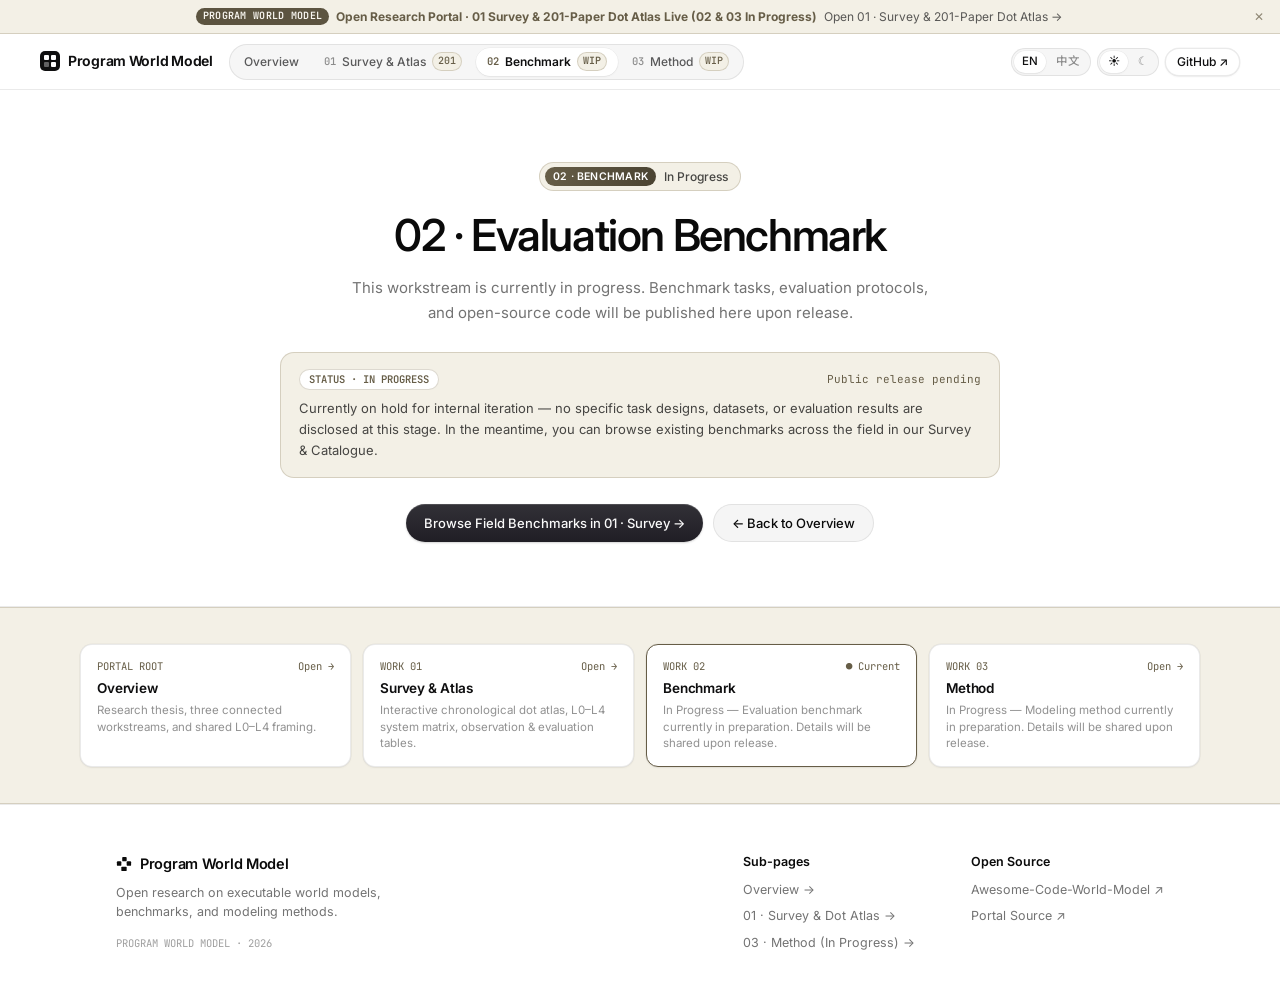
<file: arena/index.html>
<!doctype html>
<html lang="en" data-theme="light">
  <head>
    <meta charset="UTF-8" />
    <meta name="viewport" content="width=device-width, initial-scale=1" />
    <meta name="theme-color" content="#ffffff" id="meta-theme-color" />
    <link
      rel="icon"
      type="image/svg+xml"
      href="data:image/svg+xml,%3Csvg xmlns='http://www.w3.org/2000/svg' viewBox='0 0 18 18'%3E%3Crect x='7' y='1' width='5' height='5' rx='1' fill='%230f0f10'/%3E%3Crect x='12' y='6' width='5' height='5' rx='1' fill='%230f0f10'/%3E%3Crect x='1' y='6' width='5' height='5' rx='1' fill='%230f0f10'/%3E%3Crect x='6' y='12' width='6' height='5' rx='1' fill='%230f0f10'/%3E%3C/svg%3E"
    />
    <meta
      name="description"
      content="02 · Evaluation Benchmark (In Progress) — Program World Model open research program."
    />
    <title>02 · Evaluation Benchmark (In Progress) · Program World Model</title>
    <link rel="preconnect" href="https://fonts.googleapis.com" />
    <link rel="preconnect" href="https://fonts.gstatic.com" crossorigin />
    <link
      href="https://fonts.googleapis.com/css2?family=Inter:wght@400;500;600;700&amp;family=JetBrains+Mono:wght@400;500&amp;family=Noto+Sans+SC:wght@400;500;600&amp;display=swap"
      rel="stylesheet"
    />
    <link rel="stylesheet" href="../shared/shell.css" />
    <link rel="stylesheet" href="../styles.css" />
    <link rel="stylesheet" href="arena.css" />
  </head>
  <body data-pwm-page="arena" data-pwm-base="..">
    <a class="skip-link" href="#main" data-en="Skip to content" data-zh="跳转到正文">Skip to content</a>

    <div id="pwm-shell-header"></div>

    <main id="main" tabindex="-1">
      <section class="wip-stage" id="top">
        <div class="lp-container">
          <div class="wip-card">
            <div class="hero-pill">
              <span class="hero-pill__badge" data-en="02 · BENCHMARK" data-zh="02 · 评测基准">02 · BENCHMARK</span>
              <span data-en="In Progress" data-zh="In Progress · 推进中">In Progress</span>
            </div>

            <h1
              class="wip-title"
              data-en="02 · Evaluation Benchmark"
              data-zh="02 · 程序世界模型评测基准"
            >
              02 · Evaluation Benchmark
            </h1>

            <p
              class="wip-sub"
              data-en="This workstream is currently in progress. Benchmark tasks, evaluation protocols, and open-source code will be published here upon release."
              data-zh="该项研究工作当前正在推进中（In Progress）。评测任务集、评测协议与相关代码将于完成后在此公开。"
            >
              This workstream is currently in progress. Benchmark tasks, evaluation protocols, and open-source code
              will be published here upon release.
            </p>

            <div class="wip-notice" role="status" aria-live="polite">
              <div class="wip-notice__head">
                <span class="wip-sand-pill" data-en="STATUS · IN PROGRESS" data-zh="当前状态 · IN PROGRESS"
                  >STATUS · IN PROGRESS</span
                >
                <span
                  class="wip-notice__meta"
                  data-en="Public release pending"
                  data-zh="待正式发布后公开细节"
                  >Public release pending</span
                >
              </div>
              <p
                class="wip-notice__body"
                data-en="Currently on hold for internal iteration — no specific task designs, datasets, or evaluation results are disclosed at this stage. In the meantime, you can browse existing benchmarks across the field in our Survey &amp; Catalogue."
                data-zh="当前处于内部打磨与推进阶段，暂不披露具体任务设计、数据集细节或评测结果。在此期间，欢迎前往「01 · 综述与图谱」浏览领域现有的评测基准文献。"
              >
                Currently on hold for internal iteration — no specific task designs, datasets, or evaluation results
                are disclosed at this stage. In the meantime, you can browse existing benchmarks across the field in
                our Survey &amp; Catalogue.
              </p>
            </div>

            <div class="wip-actions">
              <a
                class="btn btn--primary"
                href="../survey/?sec=benchmark#library"
                data-en="Browse Field Benchmarks in 01 · Survey →"
                data-zh="前往 01 · 综述查看领域评测文献 →"
                >Browse Field Benchmarks in 01 · Survey →</a
              >
              <a
                class="btn btn--secondary"
                href="../"
                data-en="← Back to Overview"
                data-zh="← 返回总览主页"
                >← Back to Overview</a
              >
            </div>
          </div>
        </div>
      </section>
    </main>

    <div id="pwm-shell-subnav"></div>

    <footer class="lp-footer">
      <div class="lp-footer__inner">
        <div class="lp-footer__brand">
          <a class="brand" href="../">
            <svg class="brand__mark" width="16" height="16" viewBox="0 0 18 18" fill="none" aria-hidden="true">
              <rect x="7" y="1" width="5" height="5" rx="1" fill="currentColor" />
              <rect x="12" y="6" width="5" height="5" rx="1" fill="currentColor" />
              <rect x="1" y="6" width="5" height="5" rx="1" fill="currentColor" />
              <rect x="6" y="12" width="6" height="5" rx="1" fill="currentColor" />
            </svg>
            <span class="brand__name">Program World Model</span>
          </a>
          <p
            class="lp-footer__tagline"
            data-en="Open research on executable world models, benchmarks, and modeling methods."
            data-zh="围绕可执行世界模型、评测基准与建模方法展开的开放研究计划。"
          >
            Open research on executable world models, benchmarks, and modeling methods.
          </p>
          <span class="lp-footer__copy">PROGRAM WORLD MODEL · 2026</span>
        </div>

        <div class="lp-footer__cols">
          <div class="lp-footer__col">
            <strong data-en="Sub-pages" data-zh="研究子页面">Sub-pages</strong>
            <a href="../" data-en="Overview →" data-zh="总览主页 →">Overview →</a>
            <a href="../survey/" data-en="01 · Survey &amp; Dot Atlas →" data-zh="01 · 综述与点阵图谱 →">01 · Survey &amp; Dot Atlas →</a>
            <a href="../method/" data-en="03 · Method (In Progress) →" data-zh="03 · 建模方法（In Progress） →">03 · Method (In Progress) →</a>
          </div>
          <div class="lp-footer__col">
            <strong data-en="Open Source" data-zh="开源链接">Open Source</strong>
            <a href="https://github.com/FreedomIntelligence/Awesome-Code-World-Model" target="_blank" rel="noopener"
              >Awesome-Code-World-Model ↗</a
            >
            <a href="https://github.com/MichaelCao0/program-world-models.github.io" target="_blank" rel="noopener"
              >Portal Source ↗</a
            >
          </div>
        </div>
      </div>
    </footer>

    <script src="../shared/shell.js"></script>
    <script src="arena.js"></script>
  </body>
</html>
</file>
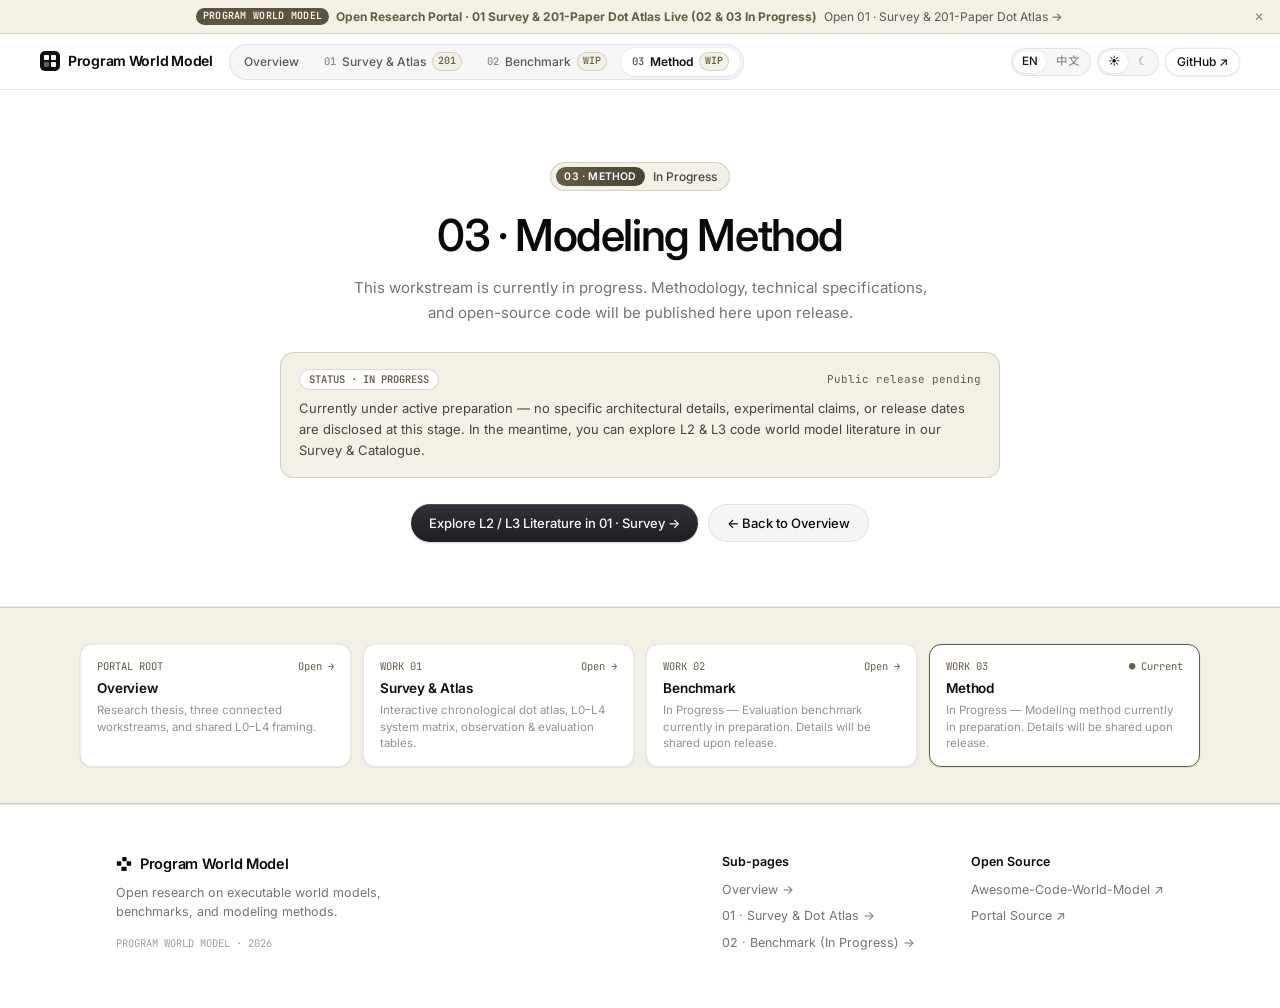
<file: method/index.html>
<!doctype html>
<html lang="en" data-theme="light">
  <head>
    <meta charset="utf-8" />
    <meta name="viewport" content="width=device-width, initial-scale=1.0" />
    <meta name="theme-color" content="#ffffff" id="meta-theme-color" />
    <link rel="icon" type="image/svg+xml" href="data:image/svg+xml,%3Csvg xmlns='http://www.w3.org/2000/svg' viewBox='0 0 20 20'%3E%3Crect width='20' height='20' rx='5' fill='%230f0f10'/%3E%3Crect x='4' y='4' width='5' height='5' rx='1' fill='%23ffffff'/%3E%3Crect x='11' y='4' width='5' height='5' rx='1' fill='%23ffffff'/%3E%3Crect x='4' y='11' width='5' height='5' rx='1' fill='%23ffffff' opacity='0.35'/%3E%3Crect x='11' y='11' width='5' height='5' rx='1' fill='%23ffffff'/%3E%3C/svg%3E" />
    <title>03 · Modeling Method (In Progress) · Program World Model</title>
    <meta
      name="description"
      content="03 · Modeling Method (In Progress) — Program World Model open research program."
    />

    <link rel="preconnect" href="https://fonts.googleapis.com" />
    <link rel="preconnect" href="https://fonts.gstatic.com" crossorigin />
    <link
      href="https://fonts.googleapis.com/css2?family=Inter:wght@400;500;600;700&amp;family=JetBrains+Mono:wght@400;500&amp;family=Noto+Sans+SC:wght@400;500;600&amp;display=swap"
      rel="stylesheet"
    />

    <link rel="stylesheet" href="../shared/shell.css" />
    <link rel="stylesheet" href="../styles.css" />
    <link rel="stylesheet" href="./method.css" />
  </head>

  <body data-pwm-page="method" data-pwm-base="..">
    <a class="skip-link" href="#main" data-en="Skip to content" data-zh="跳转到正文">Skip to content</a>

    <div id="pwm-shell-header"></div>

    <main id="main" tabindex="-1">
      <section class="wip-stage" id="top">
        <div class="lp-container">
          <div class="wip-card">
            <div class="hero-pill">
              <span class="hero-pill__badge" data-en="03 · METHOD" data-zh="03 · 建模方法">03 · METHOD</span>
              <span data-en="In Progress" data-zh="In Progress · 推进中">In Progress</span>
            </div>

            <h1
              class="wip-title"
              data-en="03 · Modeling Method"
              data-zh="03 · 程序世界模型方法"
            >
              03 · Modeling Method
            </h1>

            <p
              class="wip-sub"
              data-en="This workstream is currently in progress. Methodology, technical specifications, and open-source code will be published here upon release."
              data-zh="该项研究工作当前正在推进中（In Progress）。具体技术方案、系统架构与开源代码将于完成后在此公开。"
            >
              This workstream is currently in progress. Methodology, technical specifications, and open-source code
              will be published here upon release.
            </p>

            <div class="wip-notice" role="status" aria-live="polite">
              <div class="wip-notice__head">
                <span class="wip-sand-pill" data-en="STATUS · IN PROGRESS" data-zh="当前状态 · IN PROGRESS"
                  >STATUS · IN PROGRESS</span
                >
                <span
                  class="wip-notice__meta"
                  data-en="Public release pending"
                  data-zh="待正式发布后公开细节"
                  >Public release pending</span
                >
              </div>
              <p
                class="wip-notice__body"
                data-en="Currently under active preparation — no specific architectural details, experimental claims, or release dates are disclosed at this stage. In the meantime, you can explore L2 &amp; L3 code world model literature in our Survey &amp; Catalogue."
                data-zh="当前处于研发推进阶段，暂不披露具体方法细节、实验指标或发布时间。在此期间，欢迎前往「01 · 综述与图谱」浏览 L2 与 L3 代码世界模型相关文献。"
              >
                Currently under active preparation — no specific architectural details, experimental claims, or release
                dates are disclosed at this stage. In the meantime, you can explore L2 &amp; L3 code world model
                literature in our Survey &amp; Catalogue.
              </p>
            </div>

            <div class="wip-actions">
              <a
                class="btn btn--primary"
                href="../survey/?layer=L2#paradigms"
                data-en="Explore L2 / L3 Literature in 01 · Survey →"
                data-zh="前往 01 · 综述查看 L2 / L3 文献 →"
                >Explore L2 / L3 Literature in 01 · Survey →</a
              >
              <a
                class="btn btn--secondary"
                href="../"
                data-en="← Back to Overview"
                data-zh="← 返回总览主页"
                >← Back to Overview</a
              >
            </div>
          </div>
        </div>
      </section>
    </main>

    <div id="pwm-shell-subnav"></div>

    <footer class="lp-footer">
      <div class="lp-footer__inner">
        <div class="lp-footer__brand">
          <a class="brand" href="../">
            <svg class="brand__mark" width="16" height="16" viewBox="0 0 18 18" fill="none" aria-hidden="true">
              <rect x="7" y="1" width="5" height="5" rx="1" fill="currentColor" />
              <rect x="12" y="6" width="5" height="5" rx="1" fill="currentColor" />
              <rect x="1" y="6" width="5" height="5" rx="1" fill="currentColor" />
              <rect x="6" y="12" width="6" height="5" rx="1" fill="currentColor" />
            </svg>
            <span class="brand__name">Program World Model</span>
          </a>
          <p
            class="lp-footer__tagline"
            data-en="Open research on executable world models, benchmarks, and modeling methods."
            data-zh="围绕可执行世界模型、评测基准与建模方法展开的开放研究计划。"
          >
            Open research on executable world models, benchmarks, and modeling methods.
          </p>
          <span class="lp-footer__copy">PROGRAM WORLD MODEL · 2026</span>
        </div>

        <div class="lp-footer__cols">
          <div class="lp-footer__col">
            <strong data-en="Sub-pages" data-zh="研究子页面">Sub-pages</strong>
            <a href="../" data-en="Overview →" data-zh="总览主页 →">Overview →</a>
            <a href="../survey/" data-en="01 · Survey &amp; Dot Atlas →" data-zh="01 · 综述与点阵图谱 →">01 · Survey &amp; Dot Atlas →</a>
            <a href="../arena/" data-en="02 · Benchmark (In Progress) →" data-zh="02 · 评测基准（In Progress） →">02 · Benchmark (In Progress) →</a>
          </div>
          <div class="lp-footer__col">
            <strong data-en="Open Source" data-zh="开源链接">Open Source</strong>
            <a href="https://github.com/FreedomIntelligence/Awesome-Code-World-Model" target="_blank" rel="noopener"
              >Awesome-Code-World-Model ↗</a
            >
            <a href="https://github.com/MichaelCao0/program-world-models.github.io" target="_blank" rel="noopener"
              >Portal Source ↗</a
            >
          </div>
        </div>
      </div>
    </footer>

    <script src="../shared/shell.js"></script>
    <script src="./method.js"></script>
  </body>
</html>
</file>
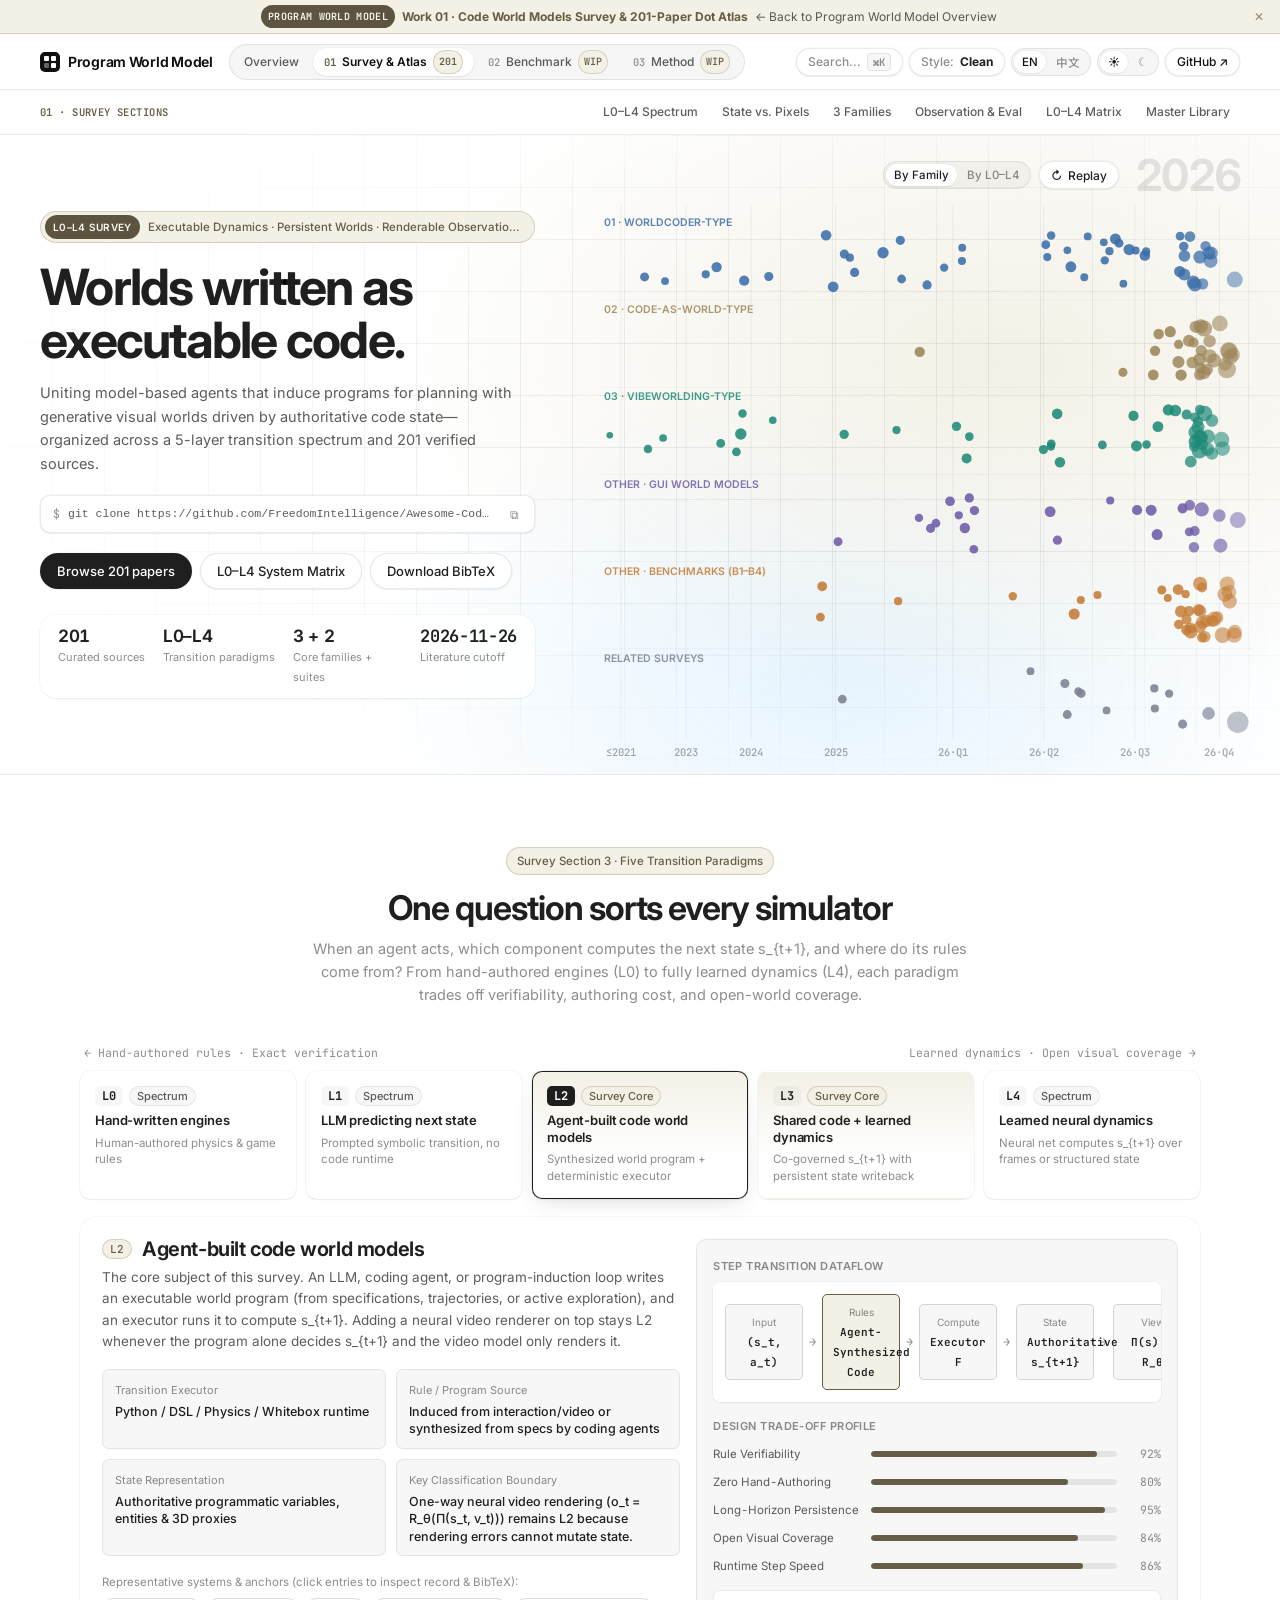
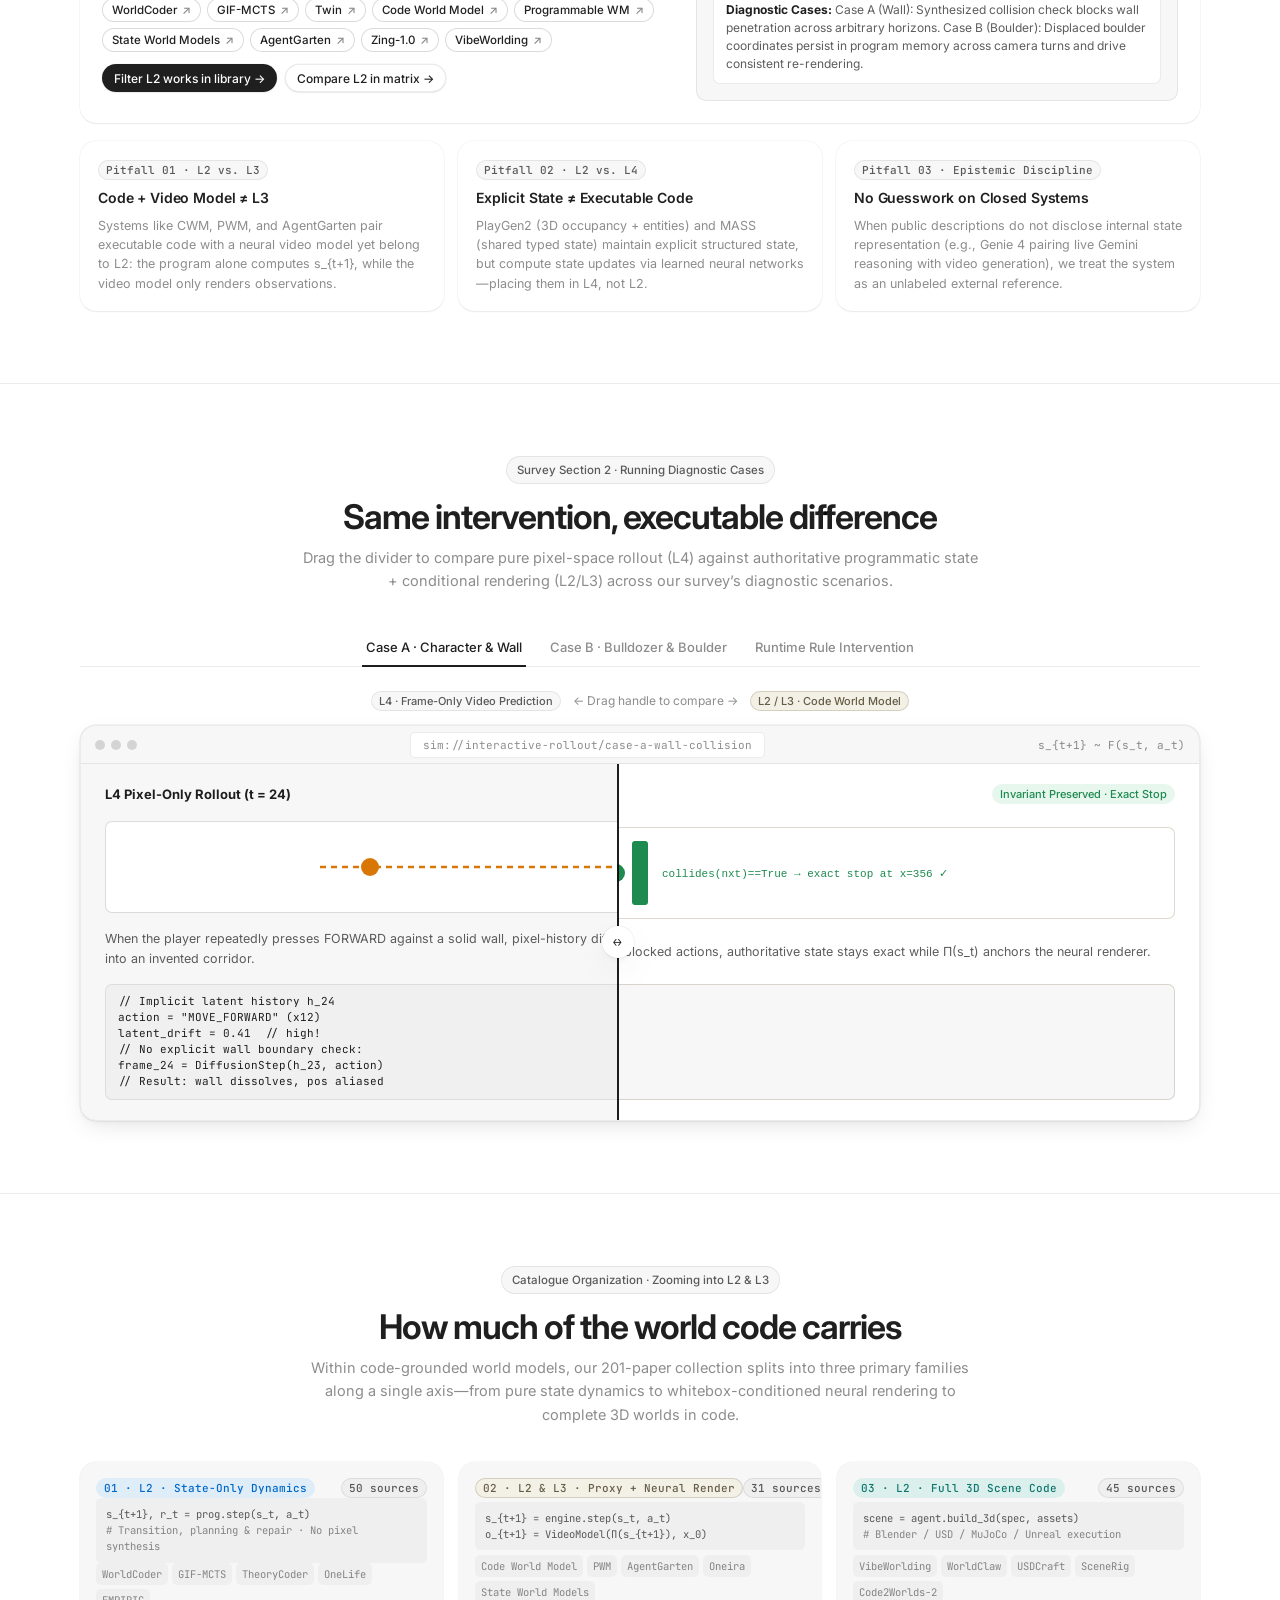
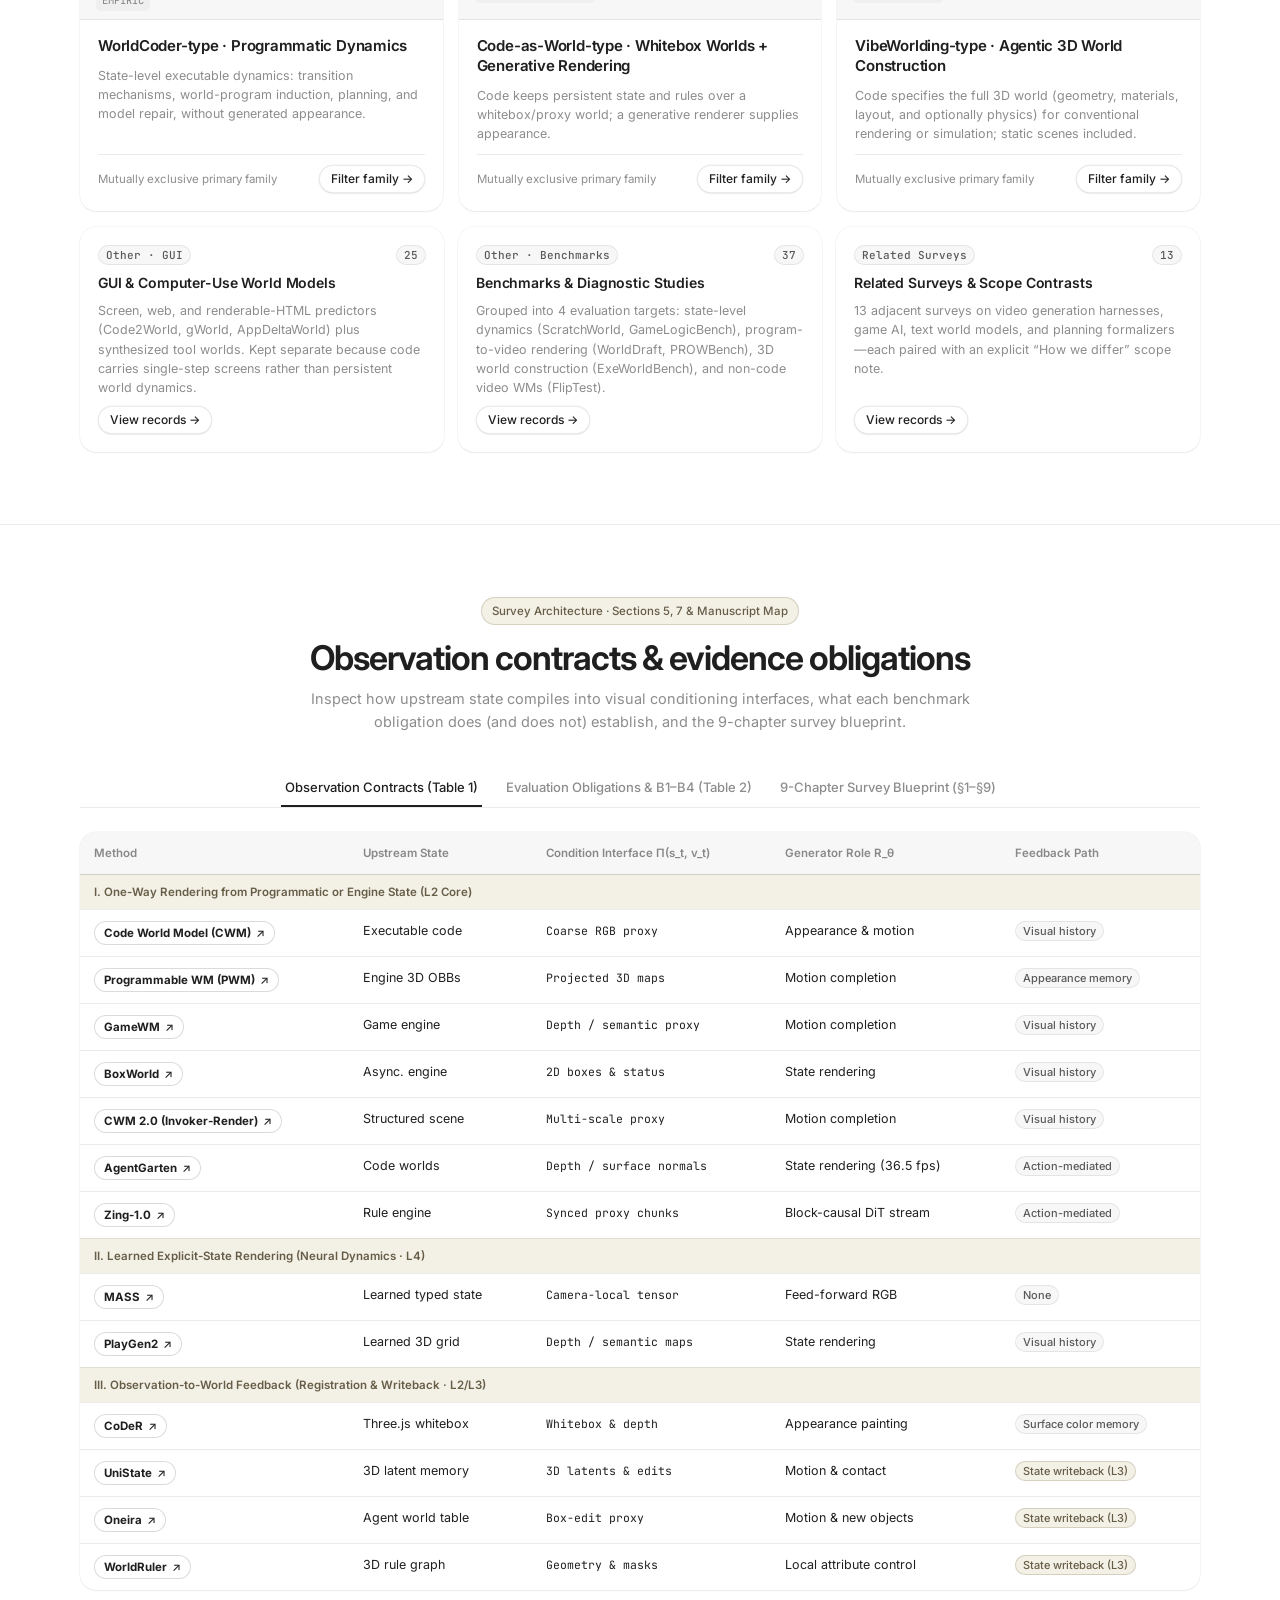
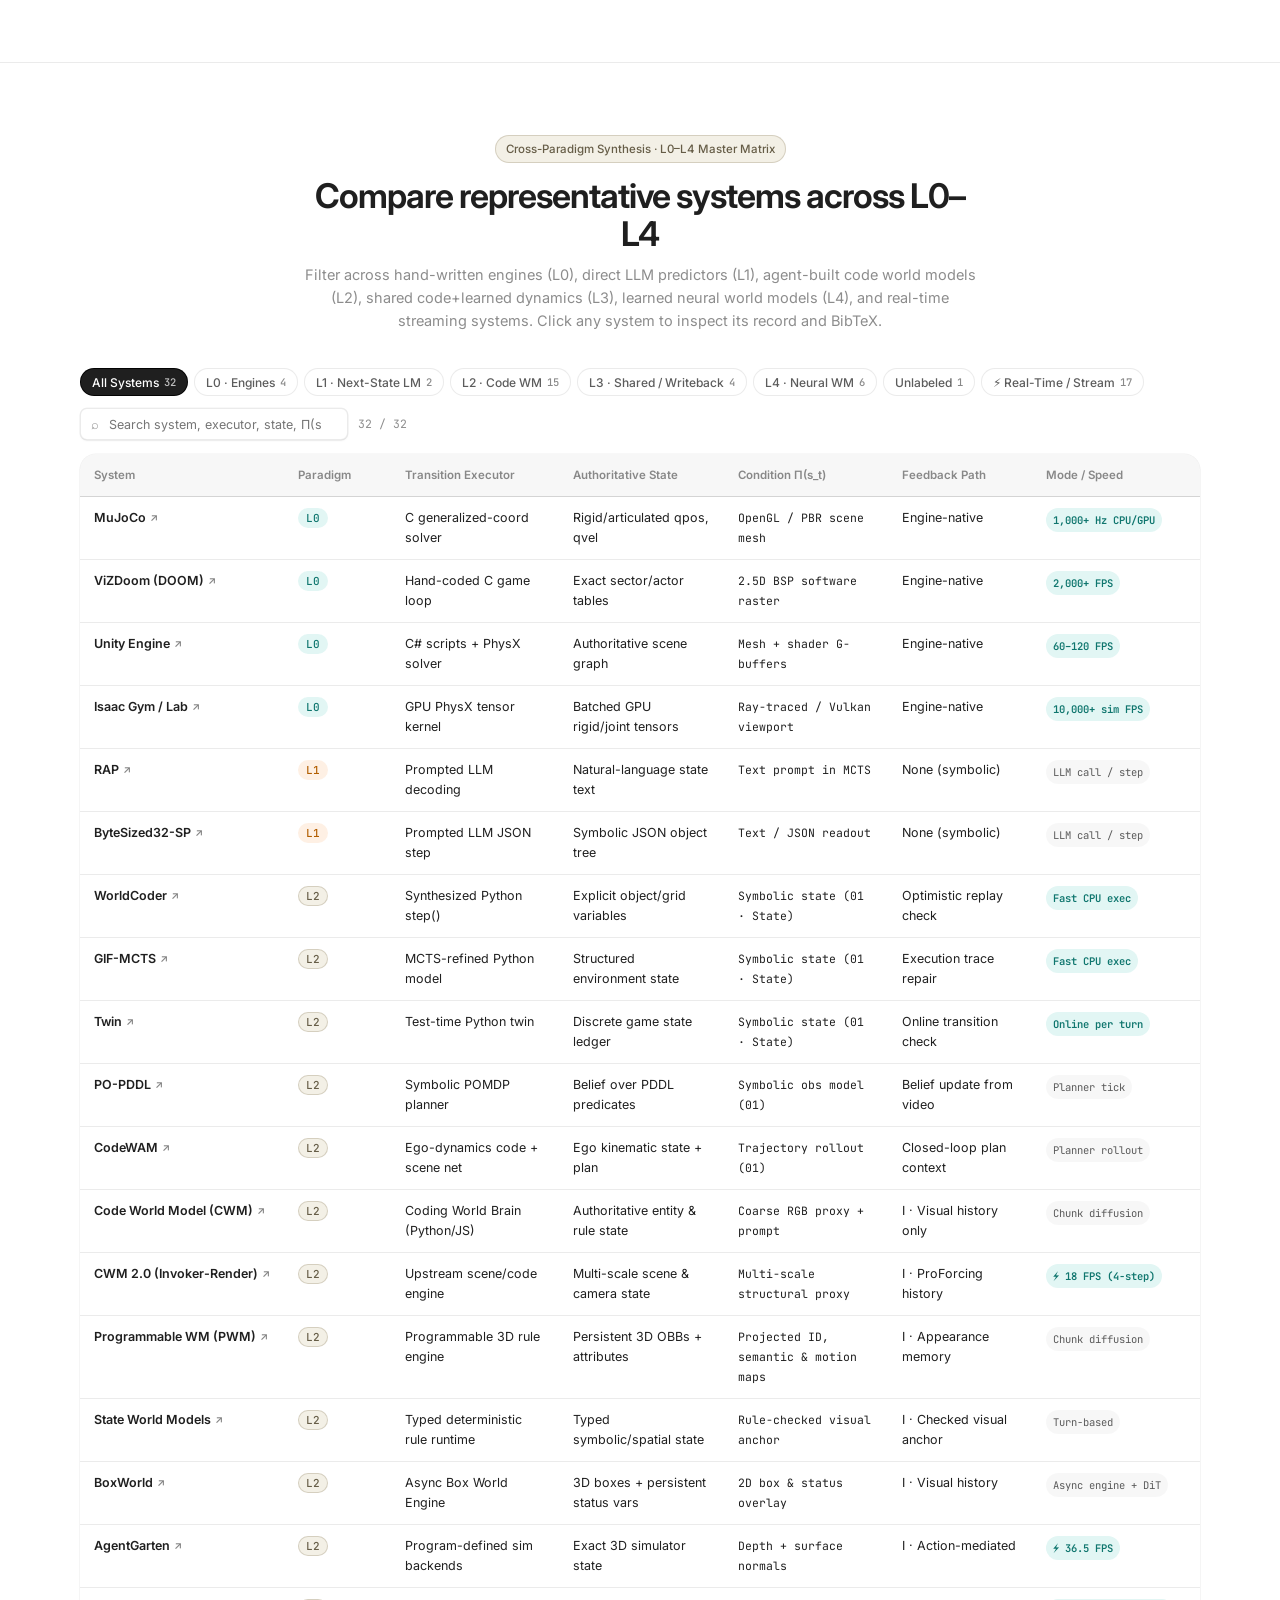
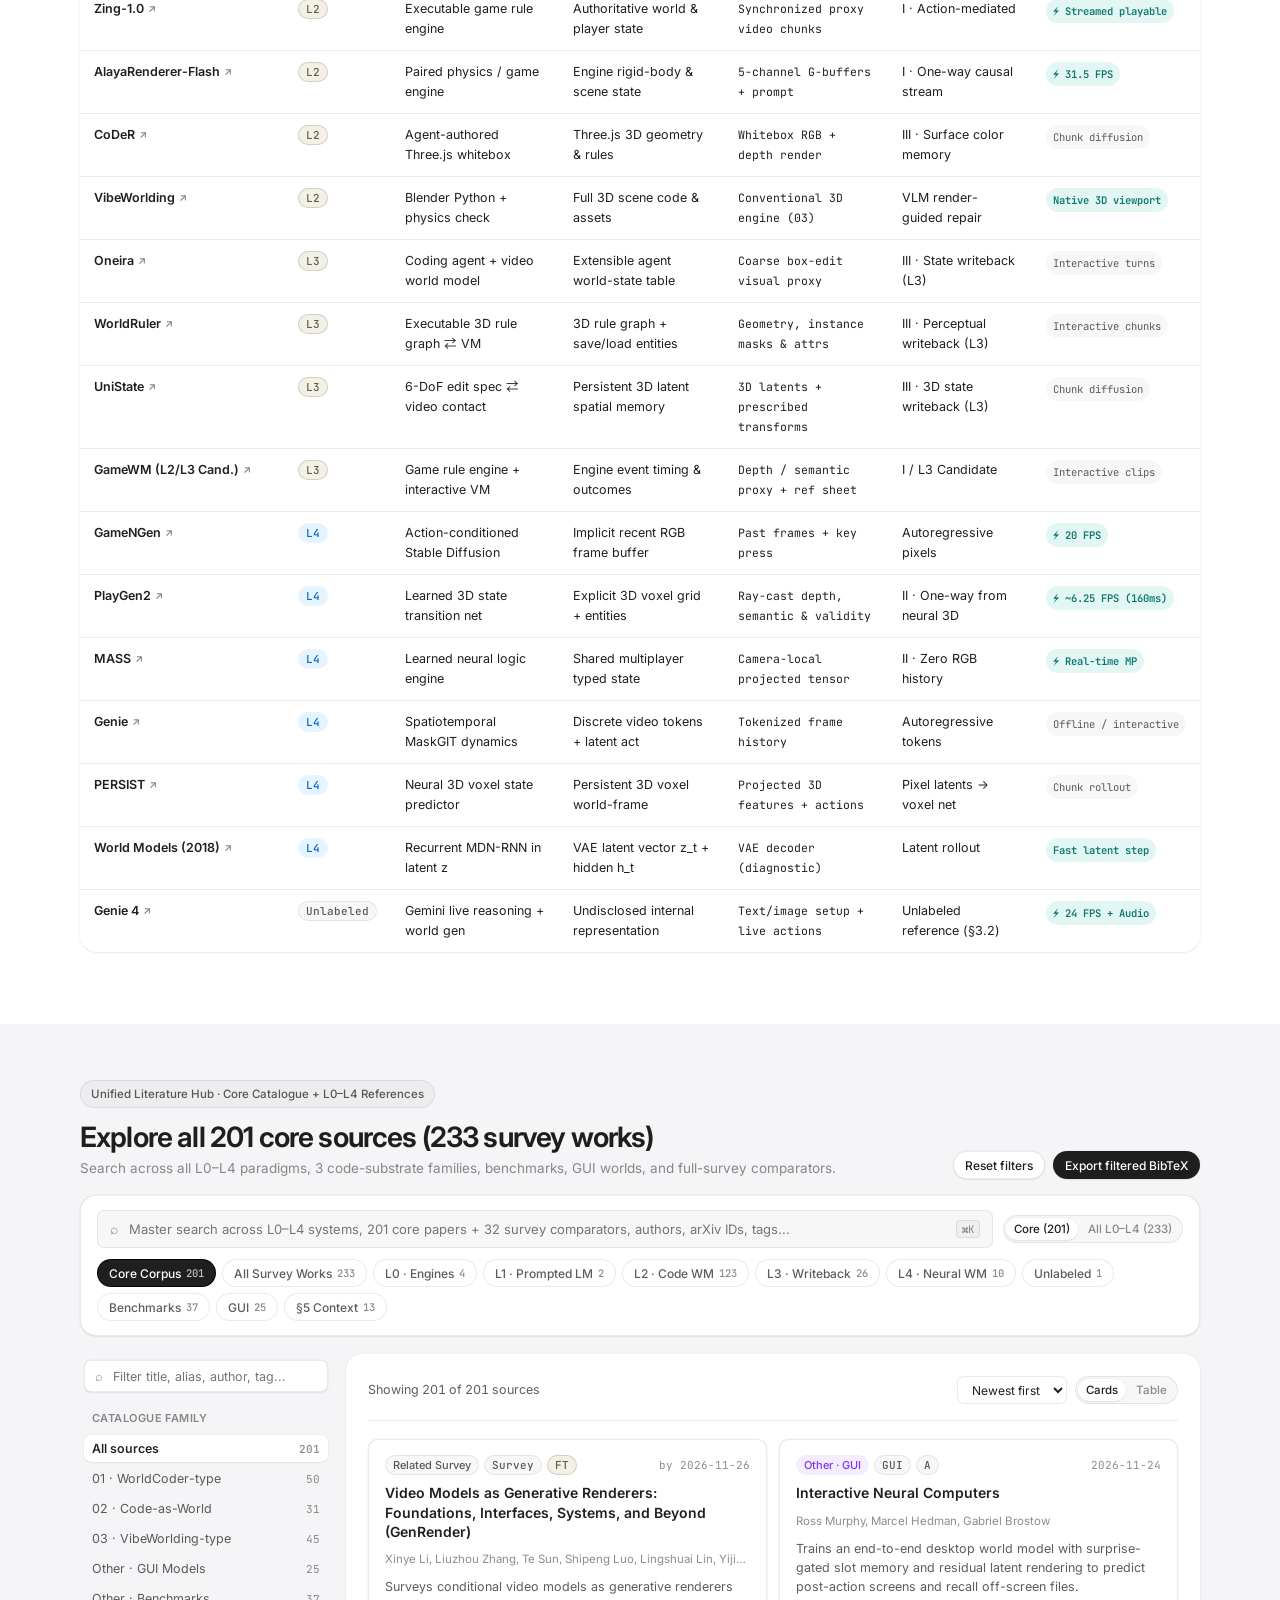
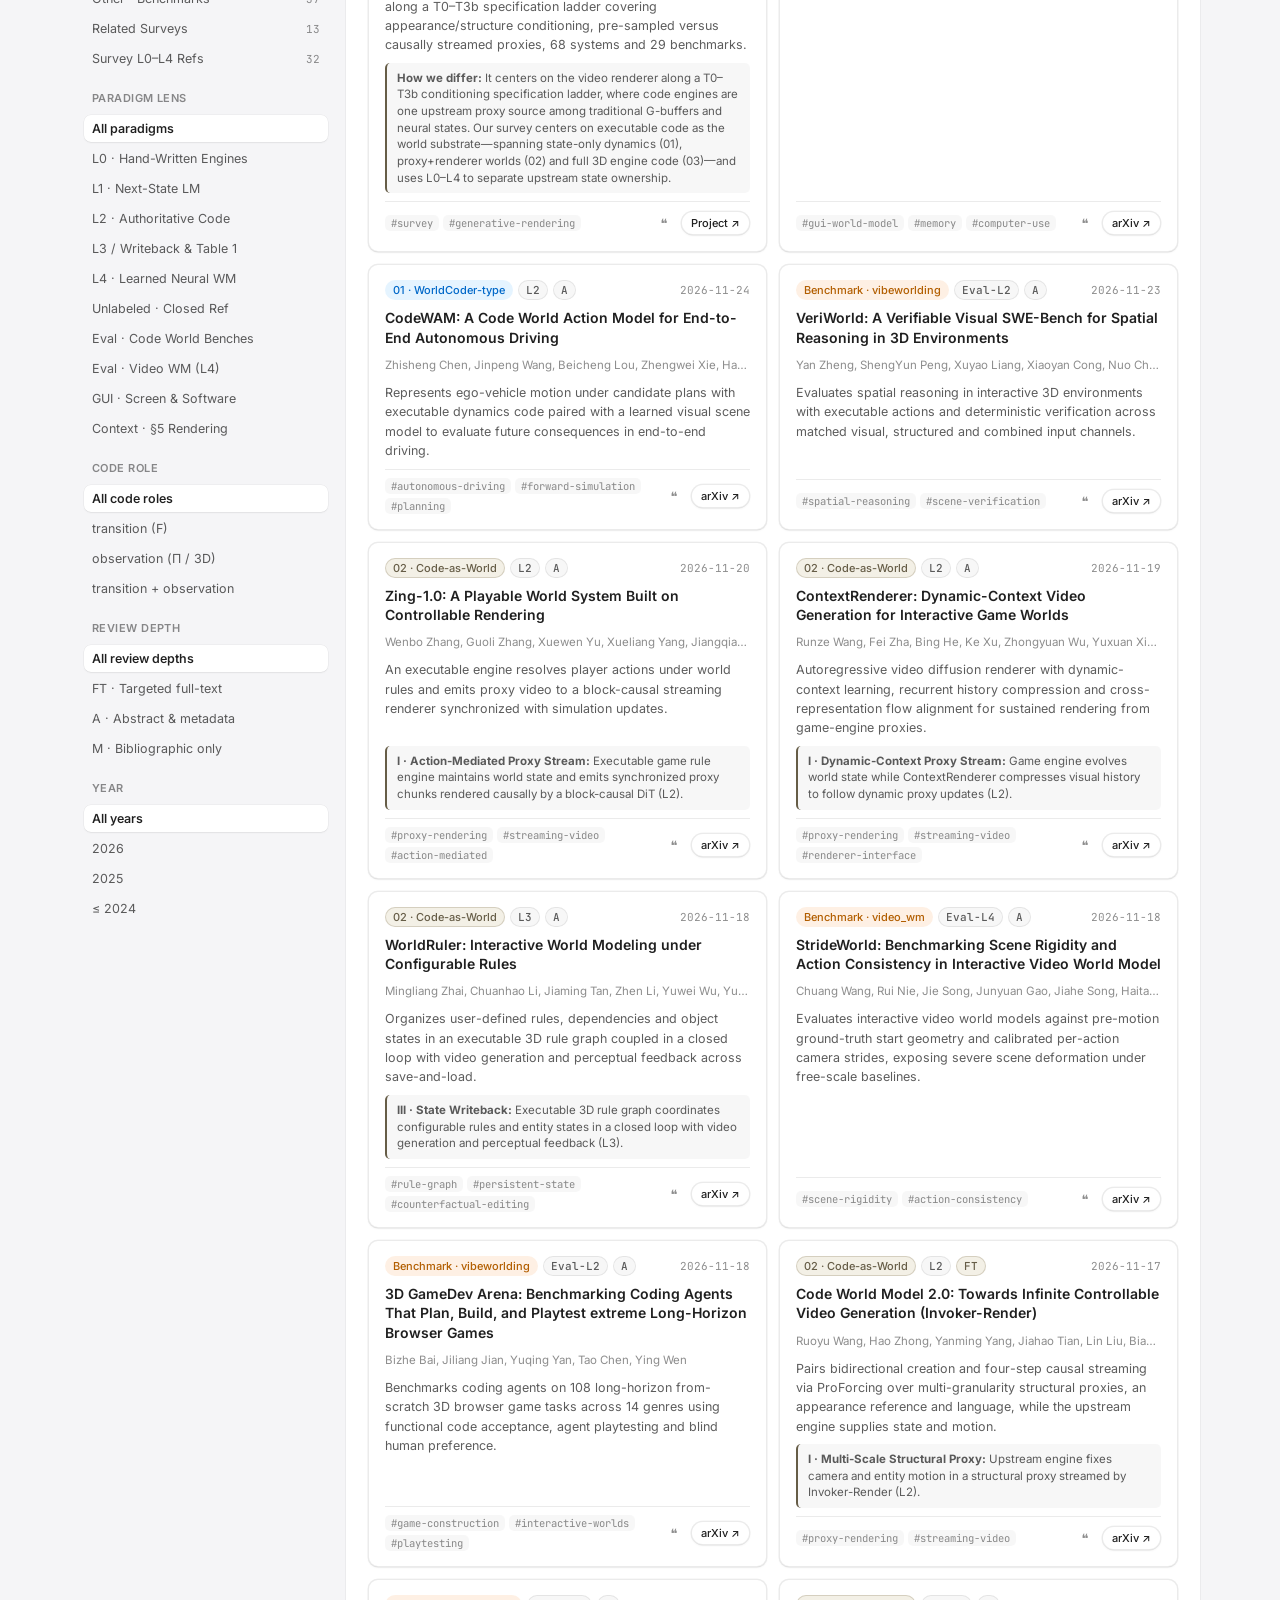
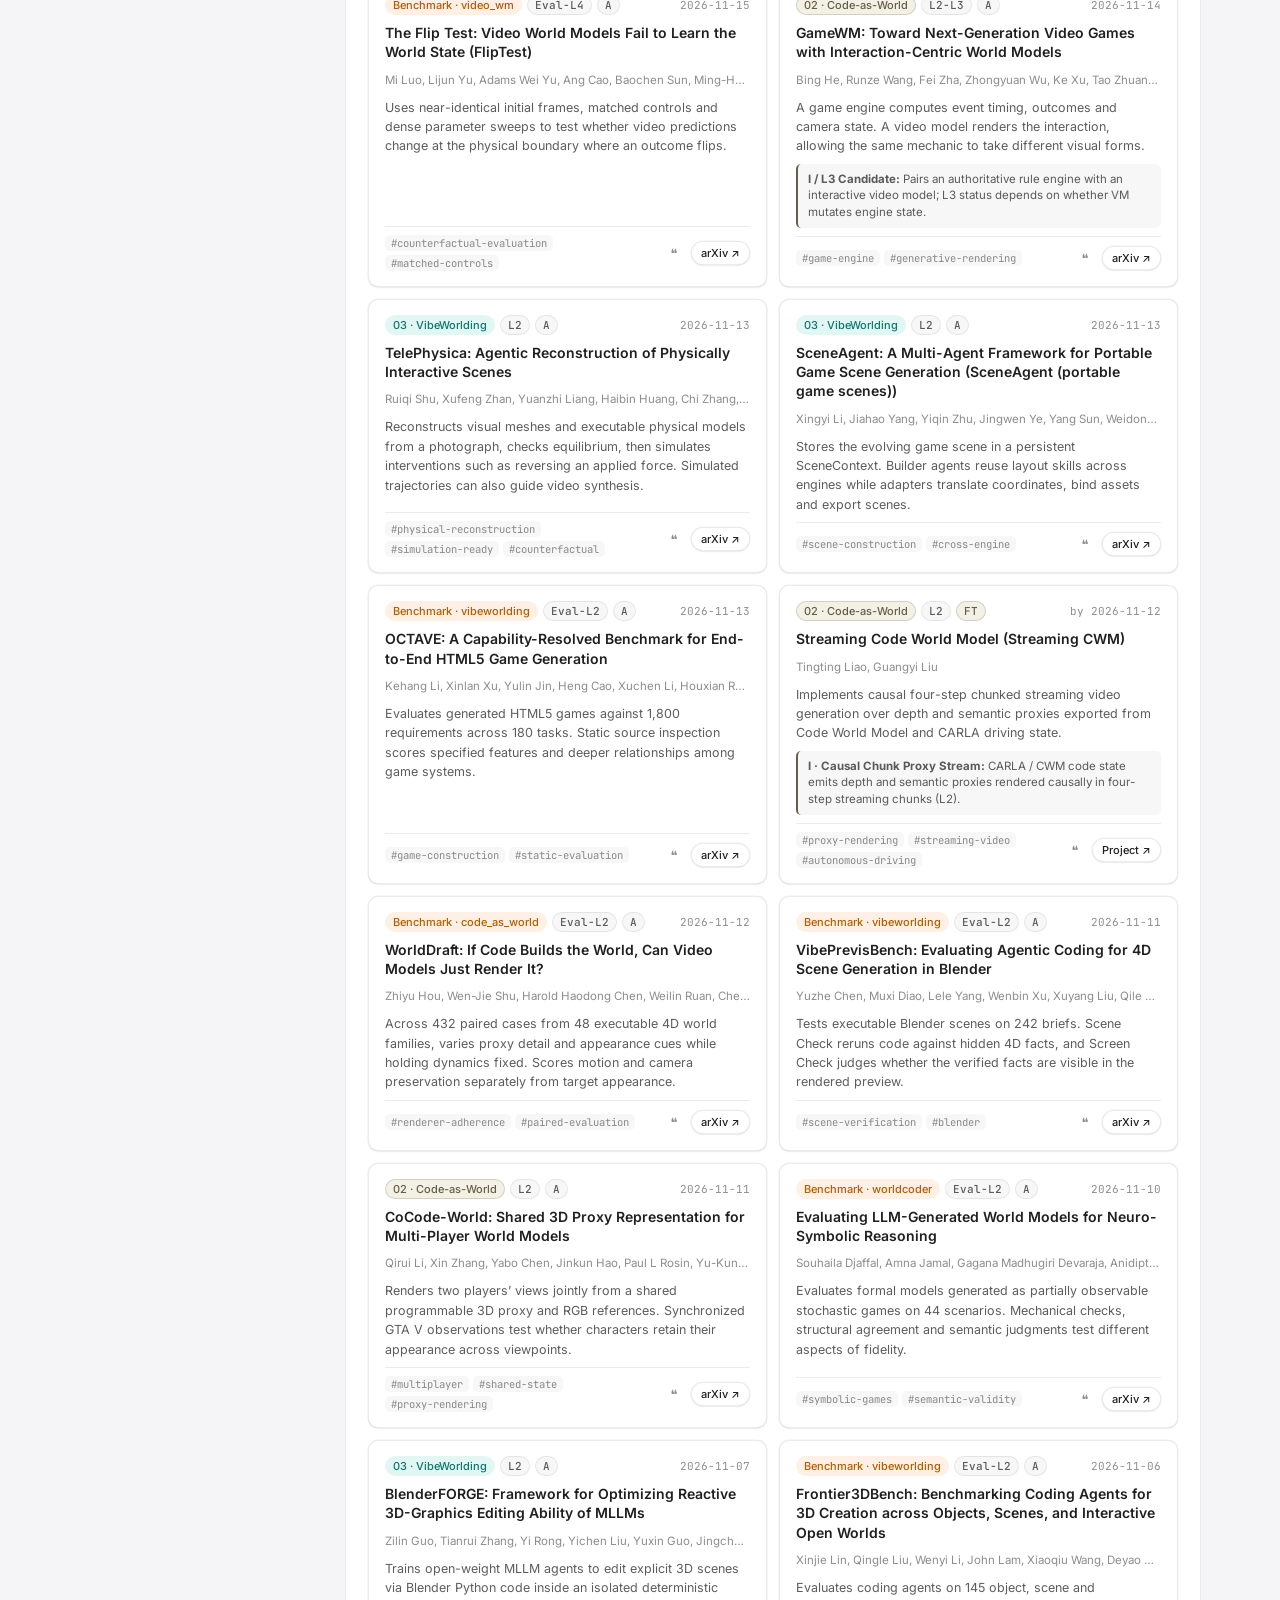
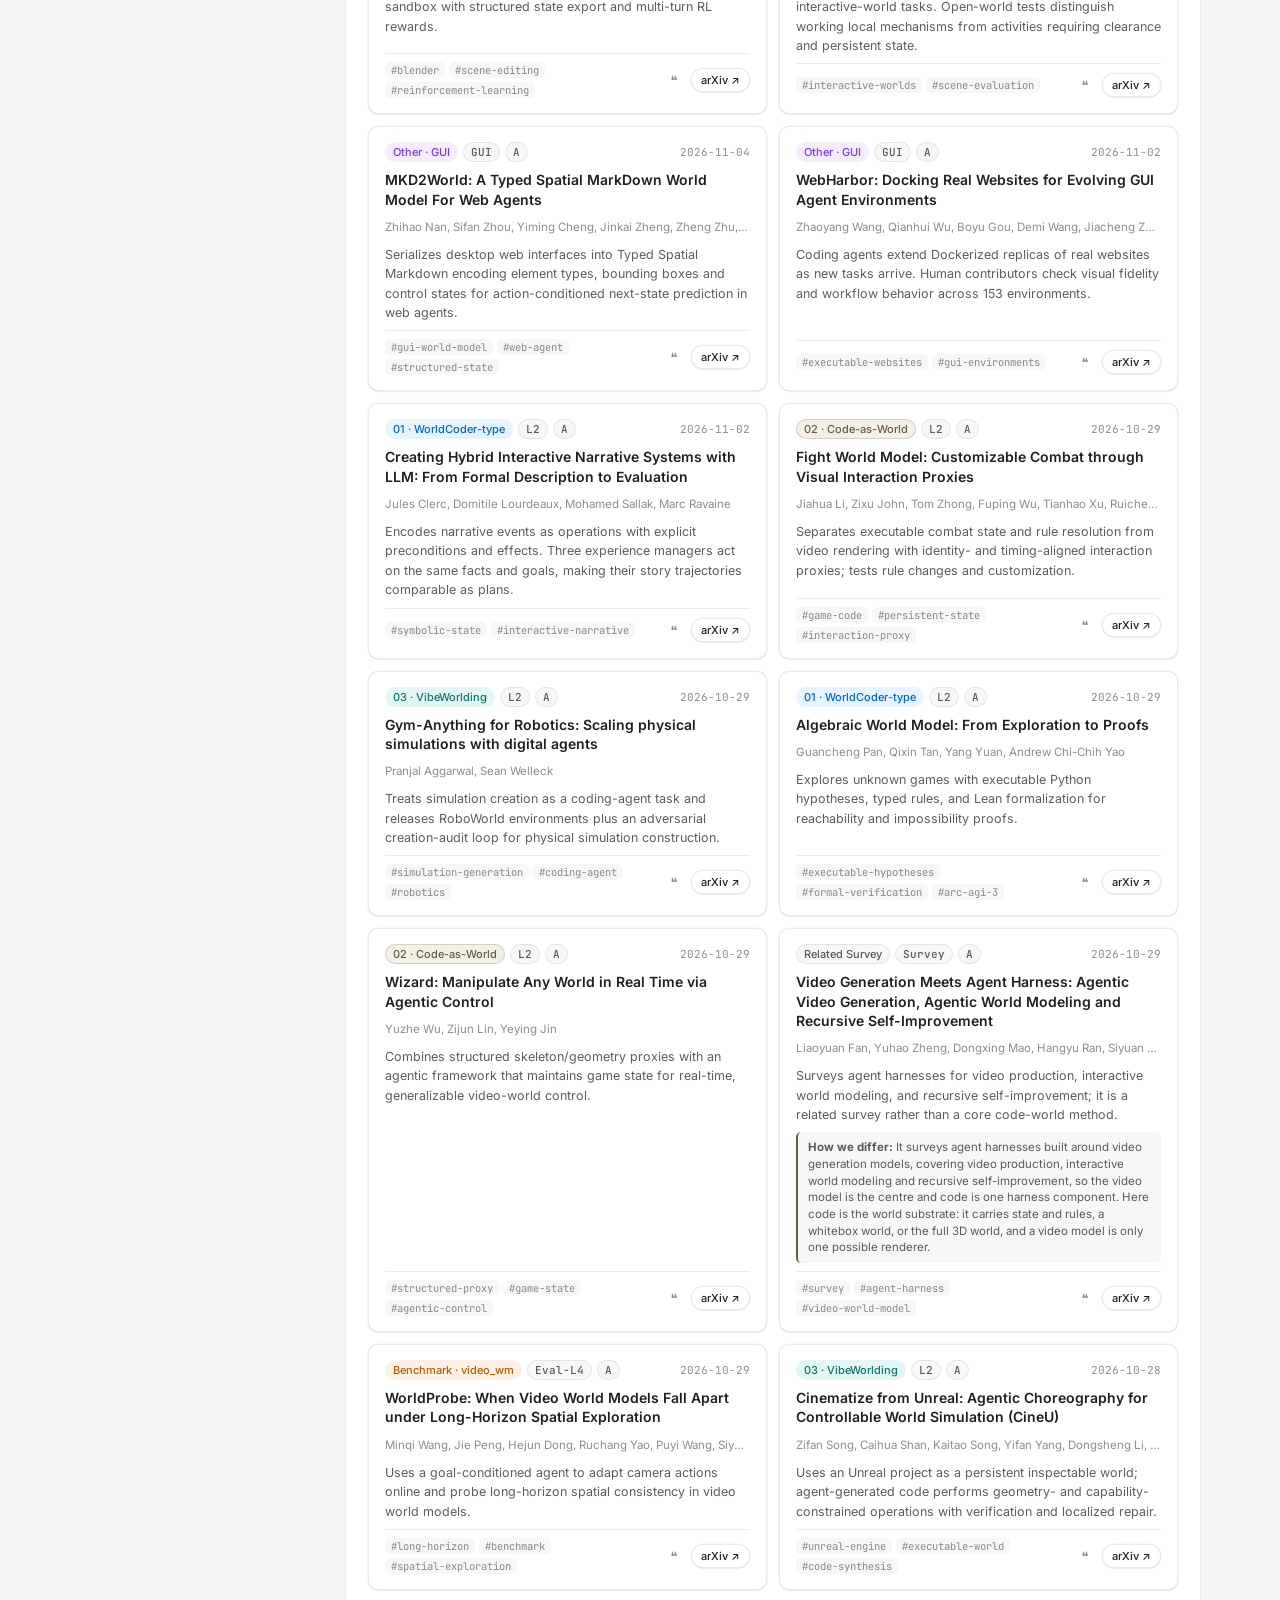
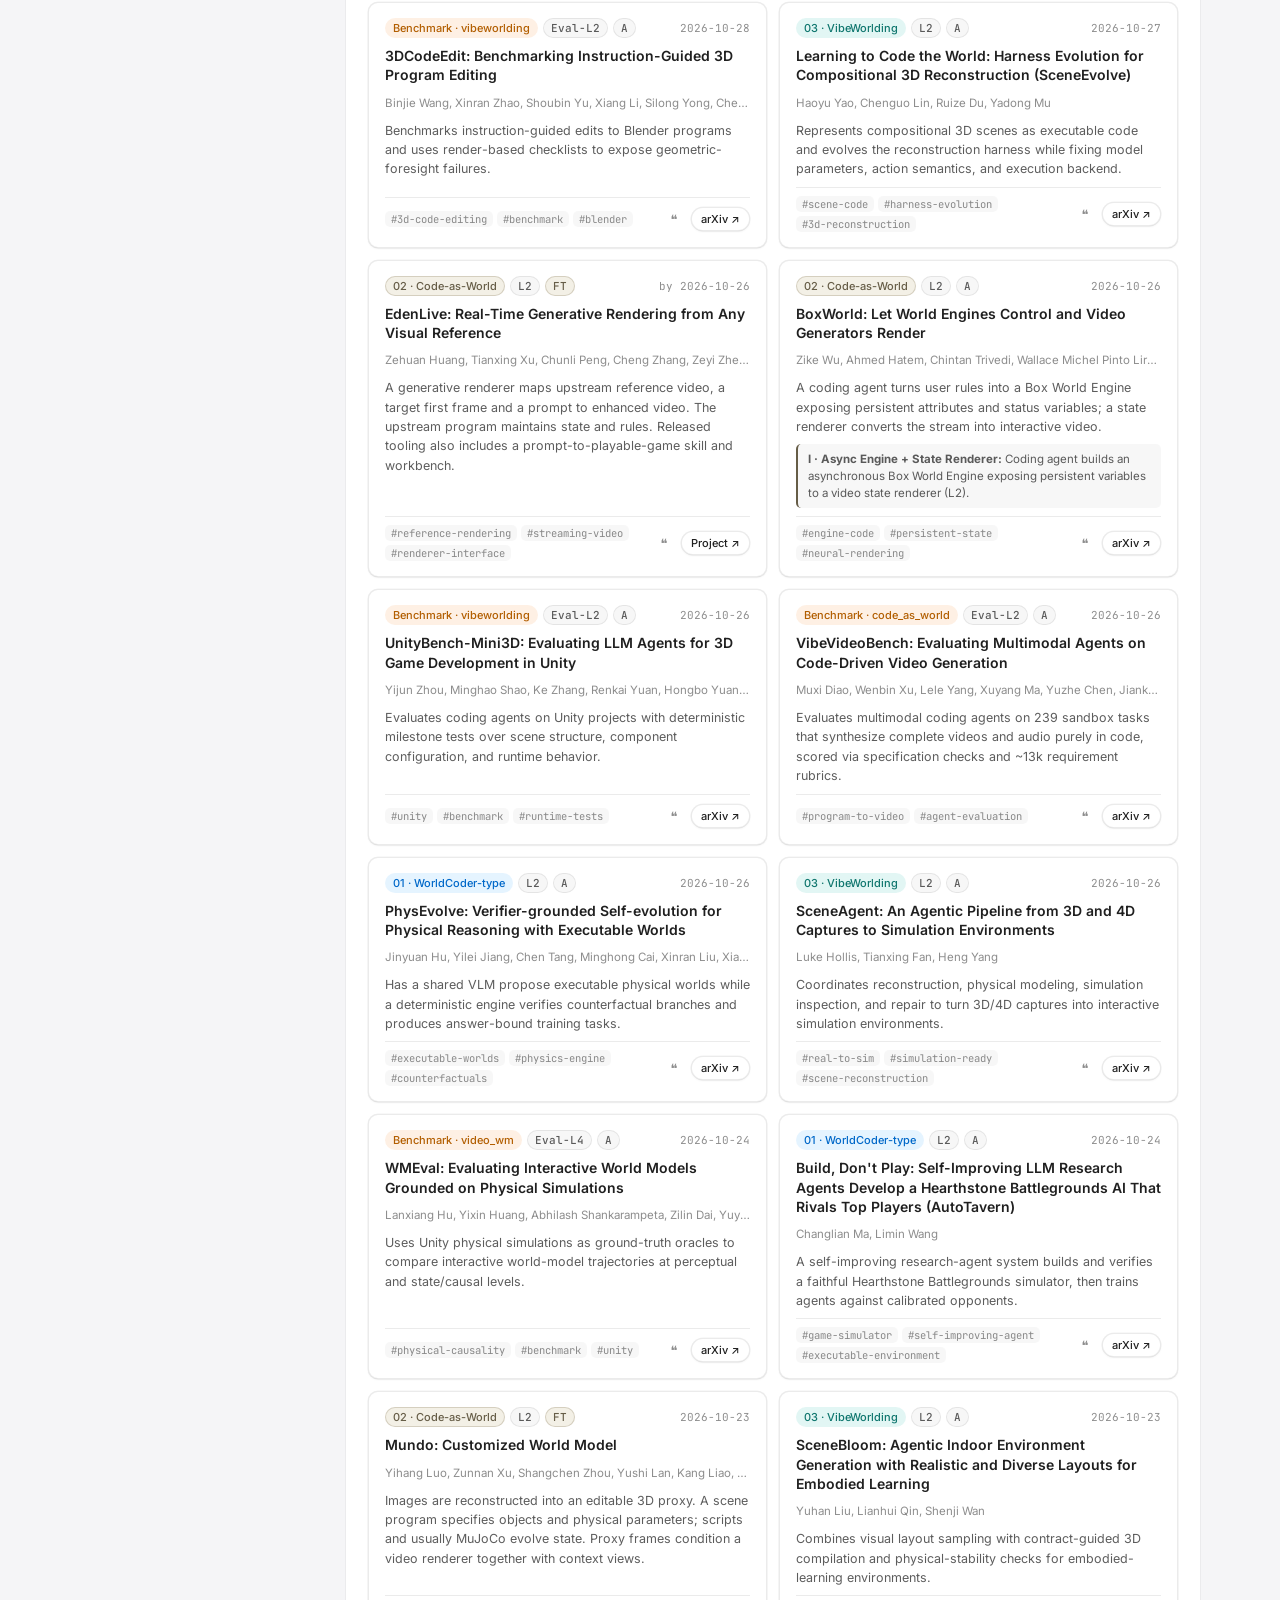
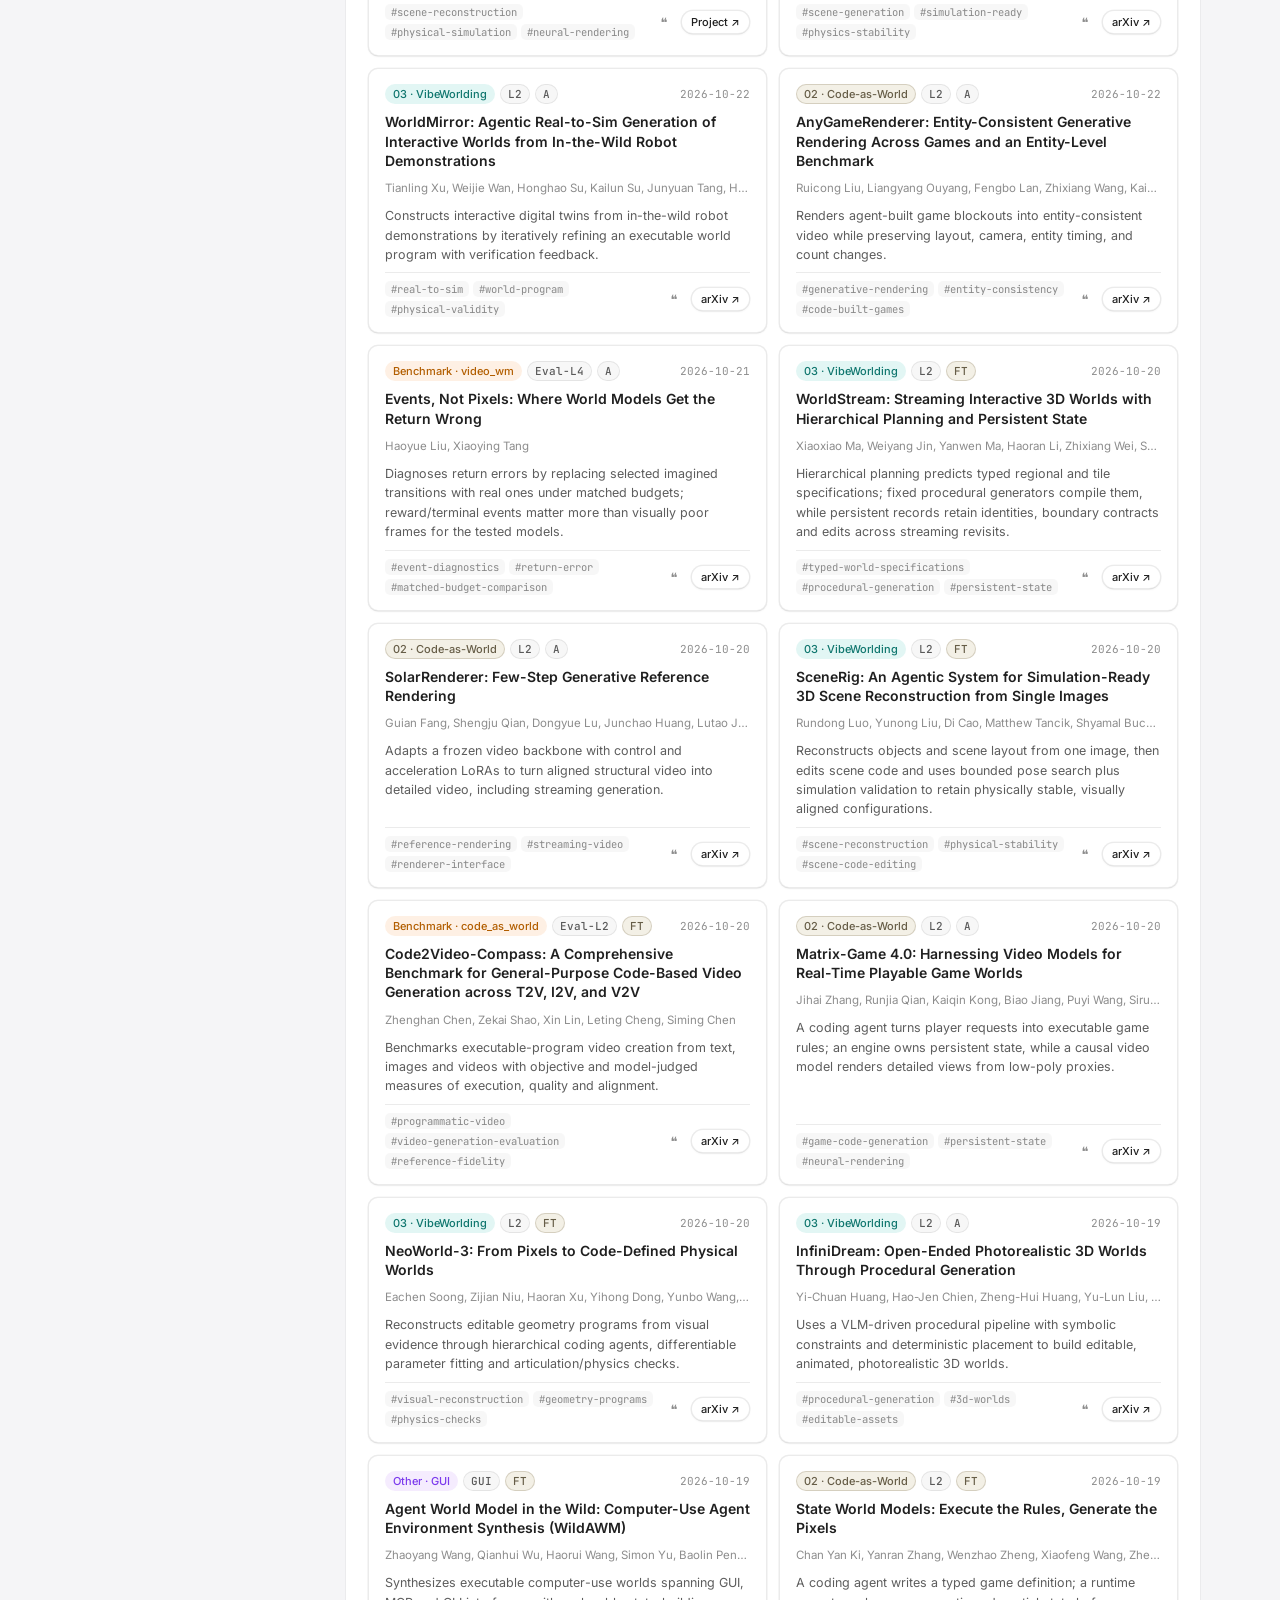
<file: survey/index.html>
<!doctype html>
<html lang="en" data-theme="light" data-style="clean">
<head>
  <meta charset="utf-8" />
  <meta name="viewport" content="width=device-width, initial-scale=1" />
  <meta name="theme-color" content="#ffffff" id="meta-theme-color" />
  <link rel="icon" type="image/svg+xml" href="data:image/svg+xml,%3Csvg xmlns='http://www.w3.org/2000/svg' viewBox='0 0 20 20'%3E%3Crect width='20' height='20' rx='5' fill='%230f0f10'/%3E%3Crect x='4' y='4' width='5' height='5' rx='1' fill='%23ffffff'/%3E%3Crect x='11' y='4' width='5' height='5' rx='1' fill='%23ffffff'/%3E%3Crect x='4' y='11' width='5' height='5' rx='1' fill='%23ffffff' opacity='0.35'/%3E%3Crect x='11' y='11' width='5' height='5' rx='1' fill='%23ffffff'/%3E%3C/svg%3E" />
  <title>01 · Survey &amp; Dot Atlas — Program World Model</title>
  <meta
    name="description"
    content="Executable Dynamics, Persistent Worlds, and Renderable Observations: L0–L4 Transition Paradigms, System Matrix, 3 Code-Substrate Families, and 201 Curated Sources (233 Survey Works)."
  />
  <link rel="preconnect" href="https://fonts.googleapis.com" />
  <link rel="preconnect" href="https://fonts.gstatic.com" crossorigin />
  <link
    href="https://fonts.googleapis.com/css2?family=Inter:wght@400;500;600;700&amp;family=JetBrains+Mono:wght@400;500;600&amp;family=Noto+Sans+SC:wght@400;500;600&amp;display=swap"
    rel="stylesheet"
  />
  <link rel="stylesheet" href="../shared/shell.css" />
  <link rel="stylesheet" href="./styles.css" />
</head>
<body data-pwm-page="survey" data-pwm-base="..">
  <a class="skip-link" href="#top" data-en="Skip to content" data-zh="跳转到正文">Skip to content</a>

  <!-- Shared Multi-Page Header & Topbar -->
  <div id="pwm-shell-header"></div>

  <!-- Lightweight In-Page Anchor Bar (auto-translated by shell.js [data-en][data-zh]) -->
  <nav class="survey-subbar" aria-label="Survey sections">
    <div class="survey-subbar__inner">
      <span class="survey-subbar__kicker mono" data-en="01 · SURVEY SECTIONS" data-zh="01 · 综述导航">01 · SURVEY SECTIONS</span>
      <div class="survey-subbar__links">
        <a class="survey-subbar__link" href="#paradigms" data-en="L0–L4 Spectrum" data-zh="L0–L4 五层范式">L0–L4 Spectrum</a>
        <a class="survey-subbar__link" href="#compare" data-en="State vs. Pixels" data-zh="代码态 vs 像素态">State vs. Pixels</a>
        <a class="survey-subbar__link" href="#families" data-en="3 Families" data-zh="三类主线">3 Families</a>
        <a class="survey-subbar__link" href="#contracts" data-en="Observation &amp; Eval" data-zh="观测与评测">Observation &amp; Eval</a>
        <a class="survey-subbar__link" href="#matrix" data-en="L0–L4 Matrix" data-zh="L0–L4 系统矩阵">L0–L4 Matrix</a>
        <a class="survey-subbar__link" href="#library" data-en="Master Library" data-zh="全谱系文献检索">Master Library</a>
      </div>
    </div>
  </nav>

  <!-- Hero Section: Split Editorial Copy + SurveyAtlas Interactive Dot Field -->
  <section class="hero" id="top">
    <canvas id="atlasField" aria-label="Every paper in Code World Models, placed by publication date and research swimlane"></canvas>

    <div class="hero-atlas-hud">
      <div class="segmented atlas-mode-seg" role="group" aria-label="Dot swimlane grouping">
        <button type="button" id="atlasModeFamily" class="active" data-i18n="atlas_by_family">By Family</button>
        <button type="button" id="atlasModeParadigm" data-i18n="atlas_by_paradigm">By L0–L4</button>
      </div>
      <button type="button" class="pill-btn atlas-replay-btn" id="atlasReplayBtn" title="Replay chronological sweep">
        <span>↻</span>
        <span data-i18n="atlas_replay">Replay</span>
      </button>
      <div class="atlas-year-watermark tabular" id="atlasYearWatermark" aria-hidden="true">2026</div>
    </div>

    <div class="container hero-split-wrap">
      <div class="hero-copy">
        <a href="#paradigms" class="hero-pill">
          <span class="hero-pill-tag">L0–L4 SURVEY</span>
          <span id="heroPillText">Executable Dynamics · Persistent Worlds · Renderable Observations →</span>
        </a>

        <h1 class="hero-h1" id="heroTitle">Worlds written as executable code.</h1>
        <p class="hero-sub" id="heroSub">
          Uniting model-based agents that induce programs for planning with generative visual worlds driven by authoritative code state—organized across a 5-layer transition spectrum and 201 verified sources.
        </p>

        <div class="cli-box">
          <span class="prompt">$</span>
          <code id="cloneCmd">git clone https://github.com/FreedomIntelligence/Awesome-Code-World-Model.git</code>
          <button type="button" class="icon-btn" id="copyCloneBtn" title="Copy git clone command" aria-label="Copy clone command">⧉</button>
        </div>

        <div class="hero-actions">
          <a href="#library" class="pill-btn primary lg" id="heroPrimaryCta">Browse 201 papers</a>
          <a href="#matrix" class="pill-btn lg" id="heroSecondaryCta">L0–L4 System Matrix</a>
          <button type="button" class="pill-btn lg" id="downloadAllBibBtn" data-i18n="download_bib">Download BibTeX</button>
        </div>

        <div class="hero-metrics tabular">
          <div class="metric-item">
            <div class="metric-val" id="statTotal">201</div>
            <div class="metric-lbl" data-i18n="stat_sources">Curated sources</div>
          </div>
          <div class="metric-item">
            <div class="metric-val">L0–L4</div>
            <div class="metric-lbl" data-i18n="stat_paradigms">Transition paradigms</div>
          </div>
          <div class="metric-item">
            <div class="metric-val">3 + 2</div>
            <div class="metric-lbl" data-i18n="stat_families">Core families + suites</div>
          </div>
          <div class="metric-item">
            <div class="metric-val mono" id="statCutoff">2026-11-26</div>
            <div class="metric-lbl" data-i18n="stat_cutoff">Literature cutoff</div>
          </div>
        </div>
      </div>
    </div>
  </section>

  <!-- Floating SurveyAtlas-style Paper Dot Tooltip -->
  <div class="atlas-ftip" id="atlasTip" role="tooltip" aria-hidden="true"></div>

  <!-- Section 1: 5-Layer Transition Paradigms (L0-L4 from Overleaf Survey §3) -->
  <section class="section" id="paradigms">
    <div class="container">
      <div class="section-header">
        <div class="eyebrow sand" id="pEyebrow">Survey Section 3 · Five Transition Paradigms</div>
        <h2 class="section-title" id="pTitle">One question sorts every simulator</h2>
        <p class="section-desc" id="pDesc">
          When an agent acts, which component computes the next state <code class="mono">s_{t+1}</code>, and where do its rules come from? From hand-authored engines (L0) to fully learned dynamics (L4), each paradigm trades off verifiability, authoring cost, and open-world coverage.
        </p>
      </div>

      <div class="spectrum-meta-bar mono">
        <span id="axisLeft">← Hand-authored rules · Exact verification</span>
        <span id="axisRight">Learned dynamics · Open visual coverage →</span>
      </div>

      <div class="spectrum-rail" id="spectrumRail" role="tablist" aria-label="L0 to L4 Transition Paradigms"></div>

      <div class="inspector-stage" id="inspectorStage" role="tabpanel"></div>

      <!-- 3 Common Boundary Pitfalls (§3.2) -->
      <div class="bento-3" id="pitfallsGrid"></div>
    </div>
  </section>

  <!-- Section 2: Interactive Draggable Split Comparison -->
  <section class="section" id="compare">
    <div class="container">
      <div class="section-header">
        <div class="eyebrow" id="cEyebrow">Survey Section 2 · Running Diagnostic Cases</div>
        <h2 class="section-title" id="cTitle">Same intervention, executable difference</h2>
        <p class="section-desc" id="cDesc">
          Drag the divider to compare pure pixel-space rollout (L4) against authoritative programmatic state + conditional rendering (L2/L3) across our survey’s diagnostic scenarios.
        </p>
      </div>

      <div class="underline-tabs" id="caseTabs"></div>

      <div class="compare-labels">
        <span class="badge" id="cmpLeftBadge">L4 · Frame-Only Video Prediction</span>
        <span style="font-size:12px;color:var(--aui-muted)" id="cmpHint">← Drag handle to compare →</span>
        <span class="badge sand" id="cmpRightBadge">L2 / L3 · Code World Model</span>
      </div>

      <div class="browser-frame">
        <div class="browser-chrome">
          <div class="traffic-dots"><span></span><span></span><span></span></div>
          <div class="browser-url" id="cmpUrl">sim://interactive-rollout/case-a-wall-collision</div>
          <span class="mono" style="font-size:11px;color:var(--aui-muted)">s_{t+1} ~ F(s_t, a_t)</span>
        </div>

        <div class="split-stage" id="splitStage" style="--split-pos: 48%;">
          <div class="split-pane split-left" id="splitLeftContent"></div>
          <div class="split-pane split-right" id="splitRightContent"></div>
          <div class="split-handle"><div class="split-knob">↔</div></div>
          <input type="range" min="8" max="92" value="48" class="split-range" id="splitSlider" aria-label="Comparison slider between pixel prediction and code world model" />
        </div>
      </div>
    </div>
  </section>

  <!-- Section 3: 3-Family Code-Substrate Catalogue Crosswalk -->
  <section class="section" id="families">
    <div class="container">
      <div class="section-header">
        <div class="eyebrow" id="fEyebrow">Catalogue Organization · Zooming into L2 &amp; L3</div>
        <h2 class="section-title" id="fTitle">How much of the world code carries</h2>
        <p class="section-desc" id="fDesc">
          Within code-grounded world models, our 201-paper collection splits into three primary families along a single axis—from pure symbolic/state dynamics to whitebox-conditioned neural rendering to complete 3D worlds in code.
        </p>
      </div>

      <div class="family-grid" id="familyGrid"></div>

      <div class="bento-3" id="otherGroupsGrid"></div>
    </div>
  </section>

  <!-- Section 4: Observation Contracts, Evaluation Obligations & Survey Outline -->
  <section class="section" id="contracts">
    <div class="container">
      <div class="section-header">
        <div class="eyebrow sand" id="oEyebrow">Survey Architecture · Sections 5, 7 &amp; Manuscript Map</div>
        <h2 class="section-title" id="oTitle">Observation contracts &amp; evidence obligations</h2>
        <p class="section-desc" id="oDesc">
          Inspect how upstream state compiles into visual conditioning interfaces, what each benchmark obligation does (and does not) establish, and the 9-chapter survey blueprint.
        </p>
      </div>

      <div class="underline-tabs" id="frameworkTabs"></div>
      <div id="frameworkStage"></div>
    </div>
  </section>

  <!-- Section 4.5: GenRender-Style L0–L4 Master System Comparison Matrix -->
  <section class="section" id="matrix" style="border-bottom:none;">
    <div class="container">
      <div class="section-header">
        <div class="eyebrow sand" id="mEyebrow">Cross-Paradigm Synthesis · L0–L4 Master Matrix</div>
        <h2 class="section-title" id="mTitle">Compare representative systems across L0–L4</h2>
        <p class="section-desc" id="mDesc">
          Filter across hand-written engines (L0), direct LLM predictors (L1), agent-built code world models (L2), shared code+learned dynamics (L3), learned neural world models (L4), and real-time streaming systems. Click any system to inspect its record and BibTeX.
        </p>
      </div>

      <div class="matrix-toolbar">
        <div class="matrix-pills" id="matrixPills" role="group" aria-label="Filter system matrix by paradigm"></div>
        <div class="matrix-search-wrap">
          <div class="sidebar-search matrix-search">
            <span style="color:var(--aui-muted)">⌕</span>
            <input type="search" id="matrixSearchInput" aria-label="Search system matrix" placeholder="Search system, executor, state, Π(s_t), feedback..." />
          </div>
          <span class="mono tabular matrix-count" id="matrixCounter">32 / 32</span>
        </div>
      </div>

      <div class="table-wrap">
        <table class="aui-table matrix-table" id="matrixTable">
          <thead id="matrixThead"></thead>
          <tbody id="matrixTbody"></tbody>
        </table>
      </div>
    </div>
  </section>

  <!-- Section 5: Unified Master Search & Interactive Literature Explorer -->
  <section class="app-shell-section" id="library">
    <div class="container">
      <div style="margin-bottom:16px;display:flex;align-items:flex-end;justify-content:space-between;gap:16px;flex-wrap:wrap;">
        <div>
          <div class="eyebrow" id="libEyebrow">Unified Literature Hub · Core Catalogue + L0–L4 References</div>
          <h2 class="section-title" style="font-size:28px;margin-bottom:4px;" id="libTitle">Explore all 201 verified sources</h2>
          <p class="section-desc" style="font-size:13.5px;" id="libDesc">Search across all L0–L4 paradigms, 3 code-substrate families, benchmarks, GUI worlds, and full-survey comparators.</p>
        </div>
        <div style="display:flex;gap:8px;flex-wrap:wrap;">
          <button type="button" class="pill-btn" id="resetFiltersTopBtn" data-i18n="reset_filters">Reset filters</button>
          <button type="button" class="pill-btn primary" id="exportFilteredBibBtn" data-i18n="export_bibtex">Export filtered BibTeX</button>
        </div>
      </div>

      <div class="master-search-hub">
        <div class="master-search-top">
          <div class="master-search-box">
            <span class="master-search-icon" aria-hidden="true">⌕</span>
            <input type="search" id="masterSearchInput" aria-label="Master literature search" placeholder="Master search across L0–L4 systems, 201 core papers + 32 survey comparators, authors, arXiv IDs, tags..." />
            <button type="button" class="kbd master-kbd" id="masterCmdTrigger" title="Open Command Palette (⌘K)">⌘K</button>
          </div>
          <div class="segmented corpus-scope-seg" id="corpusScopeSeg" role="group" aria-label="Literature scope">
            <button type="button" id="scopeCoreBtn" class="active" data-scope="core">Core (201)</button>
            <button type="button" id="scopeAllBtn" data-scope="all">All L0–L4 (233)</button>
          </div>
        </div>
        <div class="quick-par-bar" id="quickParadigmBar" role="group" aria-label="Quick L0 to L4 and category filters"></div>
      </div>

      <div class="app-shell">
        <aside class="shell-sidebar" aria-label="Catalogue filters">
          <div class="sidebar-search">
            <span style="color:var(--aui-muted)">⌕</span>
            <input type="search" id="searchInput" placeholder="Filter title, alias, author, tag..." />
          </div>

          <div class="filter-group" id="sectionFilterGroup"></div>
          <div class="filter-group" id="paradigmFilterGroup"></div>
          <div class="filter-group" id="roleFilterGroup"></div>
          <div class="filter-group" id="depthFilterGroup"></div>
          <div class="filter-group" id="yearFilterGroup"></div>
        </aside>

        <main class="shell-main">
          <div class="library-toolbar">
            <div style="font-size:12.5px;color:var(--aui-secondary);" class="tabular" id="resultsCounter">Showing 201 of 201 sources</div>
            <div class="toolbar-right">
              <select class="aui-select" id="sortSelect" aria-label="Sort order">
                <option value="newest" data-i18n="sort_newest">Newest first</option>
                <option value="oldest" data-i18n="sort_oldest">Oldest first</option>
                <option value="title" data-i18n="sort_title">Title A–Z</option>
              </select>
              <div class="segmented" role="group" aria-label="View mode">
                <button type="button" id="viewCardsBtn" class="active" data-i18n="view_cards">Cards</button>
                <button type="button" id="viewTableBtn" data-i18n="view_table">Table</button>
              </div>
            </div>
          </div>

          <div id="papersContainer"></div>
        </main>
      </div>
    </div>
  </section>

  <!-- Sibling Sub-pages Bar -->
  <div id="pwm-shell-subnav"></div>

  <!-- Minimal Portal-Matched Footer (Strictly Relative Intra-Site Links) -->
  <footer class="lp-footer">
    <div class="lp-footer__inner">
      <div class="lp-footer__brand">
        <a class="pwm-brand" href="#top">
          <span class="pwm-brand__mark" aria-hidden="true"><span></span><span></span><span></span><span></span></span>
          <span>Program World Model</span>
        </a>
        <p
          class="lp-footer__tagline"
          data-en="Curated literature atlas and interactive companion for Code World Models: From Executable Programs to Interactive World Simulation."
          data-zh="《Code World Models: From Executable Programs to Interactive World Simulation》交互式综述图谱与结构化文献库。"
        >
          Curated literature atlas and interactive companion for Code World Models: From Executable Programs to Interactive World Simulation.
        </p>
        <span class="lp-footer__copy">FREEDOMINTELLIGENCE · PROGRAM WORLD MODEL · 2026</span>
      </div>

      <div class="lp-footer__cols">
        <div class="lp-footer__col">
          <strong data-en="Portal Routes" data-zh="研究路线">Portal Routes</strong>
          <a href="../" data-en="Overview Portal" data-zh="总览主页">Overview Portal</a>
          <a href="./" data-en="01 · Survey &amp; Atlas" data-zh="01 · 综述与图谱">01 · Survey &amp; Atlas</a>
          <a href="../arena/" data-en="02 · Benchmark (In Progress)" data-zh="02 · 评测基准（In Progress）">02 · Benchmark (In Progress)</a>
          <a href="../method/" data-en="03 · Method (In Progress)" data-zh="03 · 建模方法（In Progress）">03 · Method (In Progress)</a>
        </div>

        <div class="lp-footer__col">
          <strong data-en="On This Page" data-zh="本页导航">On This Page</strong>
          <a href="#paradigms" data-en="L0–L4 Spectrum" data-zh="L0–L4 五层范式">L0–L4 Spectrum</a>
          <a href="#compare" data-en="State vs. Pixels" data-zh="代码态 vs 像素态">State vs. Pixels</a>
          <a href="#families" data-en="3 Families" data-zh="三类主线">3 Families</a>
          <a href="#contracts" data-en="Observation &amp; Eval" data-zh="观测与评测">Observation &amp; Eval</a>
          <a href="#matrix" data-en="L0–L4 Matrix" data-zh="L0–L4 系统矩阵">L0–L4 Matrix</a>
          <a href="#library" data-en="Master Library" data-zh="全谱系文献库">Master Library</a>
        </div>

        <div class="lp-footer__col">
          <strong data-en="Repository &amp; Data" data-zh="开源与数据">Repository &amp; Data</strong>
          <a href="https://github.com/FreedomIntelligence/Awesome-Code-World-Model" target="_blank" rel="noopener" data-en="Catalogue Repo ↗" data-zh="文献目录仓库 ↗">Catalogue Repo ↗</a>
          <a href="https://github.com/FreedomIntelligence/Awesome-Code-World-Model/blob/main/data/papers.json" target="_blank" rel="noopener">data/papers.json ↗</a>
          <a href="https://github.com/FreedomIntelligence/Awesome-Code-World-Model/blob/main/papers.bib" target="_blank" rel="noopener">papers.bib ↗</a>
          <a href="https://github.com/MichaelCao0/program-world-models.github.io" target="_blank" rel="noopener" data-en="Portal Repo ↗" data-zh="主页源码仓库 ↗">Portal Repo ↗</a>
        </div>
      </div>
    </div>
  </footer>

  <!-- Command K Search Dialog -->
  <dialog class="aui-dialog" id="cmdDialog">
    <div class="dialog-head">
      <span style="color:var(--aui-muted)">⌕</span>
      <input type="text" class="cmd-input" id="cmdInput" placeholder="Jump to L0–L4 paradigm, system matrix, or search 233 works..." />
      <button type="button" class="kbd" id="closeCmdBtn">ESC</button>
    </div>
    <div class="cmd-list" id="cmdResults"></div>
  </dialog>

  <!-- Paper Inspector Dialog -->
  <dialog class="aui-dialog" id="paperDialog">
    <div class="dialog-head">
      <div style="font-weight:600;font-size:13px;" id="paperDialogHeader">Source Record</div>
      <button type="button" class="icon-btn" id="closePaperBtn" aria-label="Close">✕</button>
    </div>
    <div class="dialog-body" id="paperDialogBody"></div>
  </dialog>

  <div class="toast" id="toast" role="status" aria-live="polite"></div>

  <script src="../shared/shell.js"></script>
  <script src="./data.js"></script>
  <script src="./extra_refs.js"></script>
  <script src="./app.js"></script>
</body>
</html>
</file>
<file: shared/shell.css>
/* ==========================================================================
   Program World Model — Shared Global Multi-Page Shell (AffectUI + Warm Sand-Grey)
   Shared across: / (Overview), /survey/, /arena/, /method/
   ========================================================================== */

:root,
[data-theme="light"] {
  --pwm-sand-ink: #665d47;
  --pwm-sand-bg: #f3f0e6;
  --pwm-sand-border: rgba(150, 138, 108, 0.32);
  --pwm-sand-pill-bg: #5c5440;
  --pwm-sand-pill-fg: #faf8f2;

  --pwm-nav-bg: rgba(255, 255, 255, 0.85);
  --pwm-surface: #ffffff;
  --pwm-subtle: rgba(0, 0, 0, 0.036);
  --pwm-subtle-hover: rgba(0, 0, 0, 0.062);
  --pwm-ink: #0f0f10;
  --pwm-secondary: rgba(15, 15, 16, 0.68);
  --pwm-muted: rgba(15, 15, 16, 0.46);
  --pwm-border: rgba(15, 15, 16, 0.085);
  --pwm-border-strong: rgba(15, 15, 16, 0.15);
  --pwm-shadow-sm: 0 0 0 0.5px rgba(0, 0, 0, 0.06), 0 1px 2px rgba(0, 0, 0, 0.05);
}

[data-theme="dark"] {
  --pwm-sand-ink: #d8ceb4;
  --pwm-sand-bg: rgba(216, 206, 180, 0.11);
  --pwm-sand-border: rgba(216, 206, 180, 0.24);
  --pwm-sand-pill-bg: #d8ceb4;
  --pwm-sand-pill-fg: #181713;

  --pwm-nav-bg: rgba(18, 18, 20, 0.85);
  --pwm-surface: #18181b;
  --pwm-subtle: rgba(255, 255, 255, 0.05);
  --pwm-subtle-hover: rgba(255, 255, 255, 0.085);
  --pwm-ink: #f2f2f4;
  --pwm-secondary: rgba(242, 242, 244, 0.72);
  --pwm-muted: rgba(242, 242, 244, 0.46);
  --pwm-border: rgba(255, 255, 255, 0.10);
  --pwm-border-strong: rgba(255, 255, 255, 0.18);
  --pwm-shadow-sm: 0 0 0 1px rgba(255, 255, 255, 0.08), 0 1px 2px rgba(0, 0, 0, 0.35);
}

#pwm-shell-header {
  display: contents;
}

/* Global Top Announcement Bar */
.pwm-topbar {
  min-height: 34px;
  padding: 5px 38px 5px 16px;
  background: var(--pwm-sand-bg);
  border-bottom: 0.5px solid var(--pwm-sand-border);
  color: var(--pwm-sand-ink);
  font-family: "Inter", "Noto Sans SC", system-ui, -apple-system, sans-serif;
  font-size: 12px;
  display: flex;
  align-items: center;
  justify-content: center;
  position: relative;
}

.pwm-topbar[hidden] {
  display: none !important;
}

.pwm-topbar__link {
  display: inline-flex;
  align-items: center;
  gap: 7px;
  flex-wrap: wrap;
  justify-content: center;
  color: inherit;
  text-decoration: none;
  transition: opacity 140ms ease;
}

.pwm-topbar__link:hover {
  opacity: 0.8;
}

.pwm-topbar__tag {
  font-family: "JetBrains Mono", ui-monospace, monospace;
  font-size: 10px;
  font-weight: 600;
  padding: 1.5px 7px;
  border-radius: 999px;
  background: var(--pwm-sand-pill-bg);
  color: var(--pwm-sand-pill-fg);
  letter-spacing: 0.03em;
}

.pwm-topbar__muted {
  color: var(--pwm-secondary);
}

.pwm-topbar__close {
  position: absolute;
  right: 10px;
  top: 50%;
  transform: translateY(-50%);
  width: 22px;
  height: 22px;
  border: 0;
  border-radius: 5px;
  background: transparent;
  color: var(--pwm-sand-ink);
  cursor: pointer;
  display: inline-flex;
  align-items: center;
  justify-content: center;
  opacity: 0.72;
}

.pwm-topbar__close:hover {
  opacity: 1;
  background: var(--pwm-subtle);
}

/* Unified 56px Global Header with 4-Route Switcher */
.pwm-global-nav {
  position: sticky;
  top: 0;
  z-index: 95;
  height: 56px;
  background: var(--pwm-nav-bg);
  backdrop-filter: saturate(180%) blur(14px);
  -webkit-backdrop-filter: saturate(180%) blur(14px);
  border-bottom: 0.5px solid var(--pwm-border);
  font-family: "Inter", "Noto Sans SC", system-ui, -apple-system, sans-serif;
}

.pwm-global-nav__inner {
  max-width: 1240px;
  height: 100%;
  margin: 0 auto;
  padding: 0 20px;
  display: flex;
  align-items: center;
  justify-content: space-between;
  gap: 14px;
}

.pwm-global-nav__left {
  display: flex;
  align-items: center;
  gap: 16px;
  flex-shrink: 0;
}

.pwm-brand {
  display: inline-flex;
  align-items: center;
  gap: 8px;
  font-size: 14px;
  font-weight: 650;
  letter-spacing: -0.02em;
  color: var(--pwm-ink);
  text-decoration: none;
  white-space: nowrap;
  flex-shrink: 0;
}

.pwm-brand__mark {
  width: 20px;
  height: 20px;
  border-radius: 5px;
  background: var(--pwm-ink);
  color: var(--pwm-surface);
  display: inline-grid;
  grid-template-columns: repeat(2, 1fr);
  gap: 2px;
  padding: 4px;
  flex-shrink: 0;
}

.pwm-brand__mark span {
  display: block;
  border-radius: 1px;
  background: currentColor;
}

.pwm-brand__mark span:nth-child(3) {
  opacity: 0.35;
}

.pwm-route-tabs {
  display: inline-flex;
  align-items: center;
  gap: 3px;
  padding: 3px;
  border-radius: 999px;
  background: var(--pwm-subtle);
  border: 0.5px solid var(--pwm-border);
  flex-shrink: 0;
}

.pwm-route-link {
  height: 28px;
  padding: 0 11px;
  border-radius: 999px;
  font-size: 12px;
  font-weight: 500;
  color: var(--pwm-secondary);
  text-decoration: none;
  display: inline-flex;
  align-items: center;
  gap: 6px;
  white-space: nowrap;
  transition: background 140ms ease, color 140ms ease, box-shadow 140ms ease;
}

.pwm-route-link:hover {
  color: var(--pwm-ink);
  background: var(--pwm-subtle-hover);
}

.pwm-route-link.is-active {
  background: var(--pwm-surface);
  color: var(--pwm-ink);
  font-weight: 600;
  box-shadow: var(--pwm-shadow-sm);
}

.pwm-route-num {
  font-family: "JetBrains Mono", ui-monospace, monospace;
  font-size: 10.5px;
  color: var(--pwm-muted);
}

.pwm-route-link.is-active .pwm-route-num {
  color: var(--pwm-sand-ink);
}

.pwm-route-count {
  font-family: "JetBrains Mono", ui-monospace, monospace;
  font-size: 10px;
  padding: 1px 5px;
  border-radius: 999px;
  background: var(--pwm-sand-bg);
  color: var(--pwm-sand-ink);
  border: 0.5px solid var(--pwm-sand-border);
}

.pwm-global-nav__right {
  display: flex;
  align-items: center;
  gap: 6px;
  flex-shrink: 0;
}

.pwm-seg {
  display: inline-flex;
  align-items: center;
  padding: 2px;
  height: 28px;
  border-radius: 999px;
  background: var(--pwm-subtle);
  border: 0.5px solid var(--pwm-border);
  gap: 2px;
  flex-shrink: 0;
}

.pwm-seg button {
  height: 22px;
  padding: 0 8px;
  border: 0;
  border-radius: 999px;
  background: transparent;
  color: var(--pwm-muted);
  font-family: inherit;
  font-size: 11.5px;
  font-weight: 500;
  cursor: pointer;
  display: inline-flex;
  align-items: center;
  justify-content: center;
  white-space: nowrap;
  transition: all 140ms ease;
}

.pwm-seg button.is-active {
  background: var(--pwm-surface);
  color: var(--pwm-ink);
  box-shadow: var(--pwm-shadow-sm);
}

.pwm-pill {
  height: 28px;
  padding: 0 11px;
  border-radius: 999px;
  border: 0.5px solid var(--pwm-border);
  background: var(--pwm-surface);
  color: var(--pwm-ink);
  box-shadow: var(--pwm-shadow-sm);
  font-size: 12px;
  font-weight: 500;
  text-decoration: none;
  display: inline-flex;
  align-items: center;
  gap: 6px;
  cursor: pointer;
  white-space: nowrap;
  transition: background 140ms ease, border-color 140ms ease;
}

.pwm-pill:hover {
  background: var(--pwm-subtle);
  border-color: var(--pwm-border-strong);
}

/* Sub-page Sibling Switcher Strip (Bottom of Subpages) */
.pwm-subnav-band {
  padding: 36px 0;
  background: var(--pwm-sand-bg);
  border-top: 0.5px solid var(--pwm-sand-border);
  border-bottom: 0.5px solid var(--pwm-sand-border);
  font-family: "Inter", "Noto Sans SC", system-ui, -apple-system, sans-serif;
}

.pwm-subnav-inner {
  max-width: 1160px;
  margin: 0 auto;
  padding: 0 20px;
  display: grid;
  grid-template-columns: repeat(4, minmax(0, 1fr));
  gap: 12px;
}

.pwm-subnav-card {
  padding: 14px 16px;
  border-radius: 12px;
  background: var(--pwm-surface);
  border: 0.5px solid var(--pwm-border);
  box-shadow: var(--pwm-shadow-sm);
  text-decoration: none;
  color: var(--pwm-ink);
  display: flex;
  flex-direction: column;
  gap: 4px;
  transition: transform 140ms ease, border-color 140ms ease;
}

.pwm-subnav-card:hover {
  transform: translateY(-1.5px);
  border-color: var(--pwm-border-strong);
}

.pwm-subnav-card.is-current {
  border-color: var(--pwm-sand-ink);
}

.pwm-subnav-kicker {
  font-family: "JetBrains Mono", ui-monospace, monospace;
  font-size: 10.5px;
  color: var(--pwm-sand-ink);
  display: flex;
  align-items: center;
  justify-content: space-between;
}

.pwm-subnav-title {
  font-size: 13.5px;
  font-weight: 620;
  letter-spacing: -0.01em;
}

.pwm-subnav-desc {
  font-size: 11.5px;
  line-height: 1.45;
  color: var(--pwm-muted);
}

/* Mobile Responsive Route Bar */
@media (max-width: 1040px) {
  .pwm-global-nav {
    height: auto;
    padding: 8px 0;
  }
  .pwm-global-nav__inner {
    flex-wrap: wrap;
    gap: 8px;
    min-width: 0;
    max-width: 100%;
  }
  .pwm-global-nav__left {
    display: contents;
  }
  .pwm-brand {
    order: 1;
  }
  .pwm-global-nav__right {
    order: 2;
    min-width: 0;
    max-width: 100%;
    flex-wrap: wrap;
  }
  .pwm-route-tabs {
    order: 3;
    width: 100%;
    max-width: 100%;
    min-width: 0;
    overflow-x: auto;
    scrollbar-width: none;
  }
  .pwm-route-tabs::-webkit-scrollbar {
    display: none;
  }
  .pwm-subnav-inner {
    grid-template-columns: repeat(2, minmax(0, 1fr));
  }
}

@media (max-width: 560px) {
  .pwm-topbar__muted {
    display: none;
  }
  .pwm-hide-sm {
    display: none !important;
  }
  .pwm-subnav-inner {
    grid-template-columns: 1fr;
  }
}
</file>
<file: styles.css>
/* ==========================================================================
   Program World Model — AffectUI-Inspired Design System
   Zero-build CSS · Light & Dark Mode · Concentric Surfaces · Hairline Craft
   ========================================================================== */

:root,
[data-theme="light"] {
  --lp-page: #ffffff;
  --bg: #f5f5f5;
  --panel: #fcfcfc;
  --card: #ffffff;
  --preview: #fafafa;
  --preview-elevated: #ffffff;
  --muted-bg: rgba(0, 0, 0, 0.04);
  --hover-bg: rgba(0, 0, 0, 0.055);
  --row-stripe: #f9f9f9;

  --border: #e5e5e5;
  --border-soft: rgba(10, 10, 10, 0.08);
  --card-stroke: rgba(10, 10, 10, 0.065);
  --panel-stroke: #ececec;

  --text: #0a0a0a;
  --text-secondary: rgba(10, 10, 10, 0.74);
  --text-muted: #737373;
  --text-subtle: rgba(0, 0, 0, 0.38);

  --accent: #0190fe;
  --accent-soft: rgba(1, 144, 254, 0.1);
  --bp-blue: #4f8ff7;
  --bp-red: #ff3b30;

  --green: #1e8a4f;
  --green-soft: rgba(95, 200, 138, 0.16);
  --amber: #b25e00;
  --amber-soft: rgba(242, 138, 46, 0.14);
  --danger: #c4320a;
  --danger-soft: rgba(240, 68, 56, 0.11);

  --pro-bg: #f3f0e6;
  --pro-border: rgba(150, 138, 108, 0.32);
  --pro-from: #665d47;
  --pro-to: #4a4332;

  --banner-bg: #f3f0e6;
  --banner-border: rgba(150, 138, 108, 0.28);
  --axis-freedom-bg: linear-gradient(90deg, rgba(150, 138, 108, 0.08), rgba(150, 138, 108, 0.24));

  --dark-btn-top: #323137;
  --dark-btn-bottom: #201e25;
  --dark-btn-hover-top: #3c3b42;
  --dark-btn-hover-bottom: #29272f;
  --dark-btn-fg: #fafafa;

  --shadow-card: 0 1px 1.5px rgba(0, 0, 0, 0.04), inset 0 -1px 0 rgba(0, 0, 0, 0.05);
  --shadow-card-hover: 0 10px 28px -10px rgba(0, 0, 0, 0.09), 0 2px 6px -1px rgba(0, 0, 0, 0.04),
    0 0 0 1px rgba(10, 10, 10, 0.09);
  --shadow-ui: 0 0 0 0.5px rgba(0, 0, 0, 0.07), 0 1px 2px rgba(0, 0, 0, 0.05);
  --shadow-pop: 0 4px 42px rgba(0, 0, 0, 0.07), 0 2px 6px rgba(0, 0, 0, 0.05), 0 0 0 1px rgba(0, 0, 0, 0.06);

  --radius-panel: 18px;
  --radius-card: 14px;
  --radius-stage: 8px;
  --radius-pill: 999px;

  --lp-max: 1048px;
  --ease-out: cubic-bezier(0.22, 1, 0.36, 1);
  --font-sans: "Inter", "Noto Sans SC", ui-sans-serif, system-ui, -apple-system, sans-serif;
  --font-mono: "JetBrains Mono", ui-monospace, SFMono-Regular, Menlo, monospace;
}

[data-theme="dark"] {
  --lp-page: #0c0c0d;
  --bg: #151518;
  --panel: #121214;
  --card: #18181b;
  --preview: #131316;
  --preview-elevated: #1d1d21;
  --muted-bg: rgba(255, 255, 255, 0.055);
  --hover-bg: rgba(255, 255, 255, 0.09);
  --row-stripe: #151518;

  --border: #262629;
  --border-soft: rgba(255, 255, 255, 0.085);
  --card-stroke: rgba(255, 255, 255, 0.075);
  --panel-stroke: #222225;

  --text: #ededed;
  --text-secondary: rgba(237, 237, 237, 0.78);
  --text-muted: #8f8f95;
  --text-subtle: rgba(255, 255, 255, 0.36);

  --accent: #38a8ff;
  --accent-soft: rgba(56, 168, 255, 0.14);

  --green: #5fc88a;
  --green-soft: rgba(95, 200, 138, 0.15);
  --amber: #f5b841;
  --amber-soft: rgba(245, 184, 65, 0.15);
  --danger: #f87171;
  --danger-soft: rgba(248, 113, 113, 0.14);

  --pro-bg: rgba(216, 206, 180, 0.12);
  --pro-border: rgba(216, 206, 180, 0.25);
  --pro-from: #d8ceb4;
  --pro-to: #b8ad90;

  --banner-bg: #1d1b16;
  --banner-border: rgba(216, 206, 180, 0.20);
  --axis-freedom-bg: linear-gradient(90deg, rgba(216, 206, 180, 0.11), rgba(216, 206, 180, 0.24));

  --dark-btn-top: #f4f4f6;
  --dark-btn-bottom: #dcdce0;
  --dark-btn-hover-top: #ffffff;
  --dark-btn-hover-bottom: #e8e8ec;
  --dark-btn-fg: #111113;

  --shadow-card: 0 1px 2px rgba(0, 0, 0, 0.35), inset 0 1px 0 rgba(255, 255, 255, 0.03);
  --shadow-card-hover: 0 14px 32px -12px rgba(0, 0, 0, 0.65), 0 0 0 1px rgba(255, 255, 255, 0.13);
  --shadow-ui: 0 0 0 1px rgba(255, 255, 255, 0.08), 0 2px 6px rgba(0, 0, 0, 0.4);
  --shadow-pop: 0 12px 42px rgba(0, 0, 0, 0.6), 0 0 0 1px rgba(255, 255, 255, 0.09);
}

*,
*::before,
*::after {
  box-sizing: border-box;
}

html {
  scroll-behavior: smooth;
  -webkit-font-smoothing: antialiased;
  -moz-osx-font-smoothing: grayscale;
  text-rendering: optimizeLegibility;
}

body {
  margin: 0;
  background: var(--lp-page);
  color: var(--text);
  font-family: var(--font-sans);
  font-size: 13px;
  line-height: 1.45;
  transition: background-color 0.2s var(--ease-out), color 0.2s var(--ease-out);
  overflow-x: clip;
}

a {
  color: inherit;
  text-decoration: none;
}

button,
input {
  font: inherit;
  color: inherit;
}

code,
pre {
  font-family: var(--font-mono);
}

.skip-link {
  position: absolute;
  left: 12px;
  top: -64px;
  background: var(--text);
  color: var(--lp-page);
  padding: 7px 12px;
  border-radius: 8px;
  z-index: 200;
  font-weight: 500;
}
.skip-link:focus {
  top: 12px;
}

section[id] {
  scroll-margin-top: 72px;
}

/* ==========================================================================
   Announcement Bar (.offer-banner)
   ========================================================================== */
.offer-banner {
  min-height: 36px;
  background: var(--banner-bg);
  border-bottom: 1px solid var(--banner-border);
  display: flex;
  align-items: center;
  justify-content: center;
  padding: 6px 38px 6px 16px;
  position: relative;
  font-size: 12px;
}
.offer-banner[hidden] {
  display: none;
}
.offer-banner__link {
  display: inline-flex;
  align-items: center;
  gap: 6px;
  flex-wrap: wrap;
  justify-content: center;
  color: var(--text-secondary);
  transition: opacity 0.15s;
}
.offer-banner__link:hover {
  opacity: 0.8;
}
.offer-banner__bolt,
.offer-banner strong {
  background: linear-gradient(95deg, var(--pro-from), var(--pro-to));
  -webkit-background-clip: text;
  background-clip: text;
  color: transparent;
  font-weight: 600;
}
.offer-banner__sep {
  color: var(--text-subtle);
}
.offer-banner__close {
  position: absolute;
  right: 10px;
  top: 50%;
  transform: translateY(-50%);
  width: 24px;
  height: 24px;
  border: 0;
  border-radius: 6px;
  background: transparent;
  color: var(--text-muted);
  display: inline-flex;
  align-items: center;
  justify-content: center;
  cursor: pointer;
}
.offer-banner__close:hover {
  background: var(--muted-bg);
  color: var(--text);
}

/* ==========================================================================
   Sticky 56px Header (.lp-nav)
   ========================================================================== */
.lp-nav {
  position: sticky;
  top: 0;
  z-index: 90;
  height: 56px;
  background: color-mix(in srgb, var(--lp-page) 86%, transparent);
  backdrop-filter: blur(14px);
  -webkit-backdrop-filter: blur(14px);
  border-bottom: 1px solid transparent;
  transition: border-color 0.18s var(--ease-out), background-color 0.18s var(--ease-out);
}
.lp-nav[data-scrolled="true"] {
  border-bottom-color: var(--border-soft);
}
.lp-nav__inner {
  max-width: calc(var(--lp-max) + 48px);
  height: 100%;
  margin: 0 auto;
  padding: 0 24px;
  display: flex;
  align-items: center;
  justify-content: space-between;
  gap: 16px;
}
.lp-nav__left {
  display: flex;
  align-items: center;
  gap: 26px;
}
.brand {
  display: inline-flex;
  align-items: center;
  gap: 8px;
  font-size: 14.5px;
  font-weight: 600;
  letter-spacing: -0.02em;
  color: var(--text);
  white-space: nowrap;
  flex-shrink: 0;
}
.brand__mark {
  flex: none;
}
.lp-nav__links {
  display: flex;
  align-items: center;
  gap: 20px;
}
.lp-nav__links a {
  color: var(--text-muted);
  font-size: 13px;
  font-weight: 450;
  transition: color 0.15s;
}
.lp-nav__links a:hover {
  color: var(--text);
}

.lp-nav__right {
  display: flex;
  align-items: center;
  gap: 8px;
}

.theme-segmented {
  display: inline-flex;
  align-items: center;
  padding: 2px;
  border-radius: var(--radius-pill);
  background: var(--muted-bg);
  border: 1px solid var(--border-soft);
}
.theme-btn {
  width: 24px;
  height: 22px;
  border: 0;
  border-radius: var(--radius-pill);
  background: transparent;
  color: var(--text-muted);
  display: inline-flex;
  align-items: center;
  justify-content: center;
  cursor: pointer;
  transition: background-color 0.16s, color 0.16s, box-shadow 0.16s;
}
.theme-btn[aria-pressed="true"] {
  background: var(--card);
  color: var(--text);
  box-shadow: 0 1px 2px rgba(0, 0, 0, 0.08);
}

.pill-control {
  height: 28px;
  padding: 0 10px;
  border-radius: var(--radius-pill);
  border: 1px solid var(--border-soft);
  background: var(--card);
  color: var(--text-secondary);
  font-size: 12px;
  font-weight: 500;
  display: inline-flex;
  align-items: center;
  gap: 5px;
  cursor: pointer;
  transition: background-color 0.15s, border-color 0.15s, color 0.15s;
}
.pill-control:hover {
  background: var(--muted-bg);
  color: var(--text);
}

/* Buttons (AffectUI glossy dark pill & soft secondary pill) */
.btn {
  display: inline-flex;
  align-items: center;
  justify-content: center;
  gap: 6px;
  height: 38px;
  padding: 0 18px;
  border-radius: var(--radius-pill);
  font-size: 13px;
  font-weight: 500;
  cursor: pointer;
  border: 0;
  transition: transform 0.14s var(--ease-out), background 0.16s var(--ease-out), box-shadow 0.16s var(--ease-out);
  white-space: nowrap;
}
.btn:active {
  transform: scale(0.97);
}
.btn--sm {
  height: 30px;
  padding: 0 13px;
  font-size: 12.5px;
}
.btn--primary {
  background: linear-gradient(180deg, var(--dark-btn-top) 0%, var(--dark-btn-bottom) 100%);
  color: var(--dark-btn-fg);
  box-shadow: 0 1px 2px rgba(0, 0, 0, 0.18), inset 0 1px 0 rgba(255, 255, 255, 0.14);
}
.btn--primary:hover {
  background: linear-gradient(180deg, var(--dark-btn-hover-top) 0%, var(--dark-btn-hover-bottom) 100%);
}
.btn--secondary {
  background: var(--bg);
  color: var(--text);
  border: 1px solid var(--border-soft);
}
.btn--secondary:hover {
  background: var(--hover-bg);
}

/* ==========================================================================
   Hero Section + Flanked 3D Blueprint Showcase Wings
   ========================================================================== */
.lp-hero {
  position: relative;
  padding: 64px 0 48px;
  overflow: hidden;
}
.lp-hero__stage {
  max-width: 1420px;
  margin: 0 auto;
  padding: 24px 24px 44px;
  display: grid;
  grid-template-columns: minmax(0, 1fr) minmax(0, 620px) minmax(0, 1fr);
  align-items: center;
  gap: 18px;
  min-height: 440px;
}

.lp-hero__copy {
  grid-column: 2;
  text-align: center;
  display: flex;
  flex-direction: column;
  align-items: center;
  z-index: 2;
  animation: lp-rise 0.5s var(--ease-out) both;
}

.hero-pill {
  display: inline-flex;
  align-items: center;
  gap: 8px;
  padding: 4px 12px 4px 5px;
  border-radius: var(--radius-pill);
  background: var(--pro-bg);
  border: 1px solid var(--pro-border);
  font-size: 12px;
  font-weight: 500;
  color: var(--text-secondary);
  margin-bottom: 20px;
  transition: transform 0.16s var(--ease-out);
}
.hero-pill:hover {
  transform: translateY(-1px);
}
.hero-pill__badge {
  display: inline-flex;
  align-items: center;
  padding: 2px 8px;
  border-radius: var(--radius-pill);
  font-size: 10.5px;
  font-weight: 600;
  letter-spacing: 0.02em;
  background: linear-gradient(95deg, var(--pro-from), var(--pro-to));
  color: #ffffff;
}

.lp-hero h1 {
  margin: 0;
  font-size: clamp(40px, 5vw, 56px);
  line-height: 1.07;
  font-weight: 500;
  letter-spacing: -0.038em;
  text-wrap: balance;
}

.lp-hero__sub {
  margin: 18px 0 28px;
  max-width: 540px;
  font-size: 16px;
  line-height: 1.55;
  color: var(--text-muted);
  font-weight: 400;
  text-wrap: pretty;
}

.lp-hero__actions {
  display: flex;
  align-items: center;
  justify-content: center;
  gap: 10px;
  flex-wrap: wrap;
}

/* 3D Perspectived Blueprint Wings (.lp-wing) */
.lp-wing {
  position: relative;
  perspective: 1100px;
  pointer-events: none;
  user-select: none;
}
.lp-wing--left {
  mask-image: linear-gradient(90deg, transparent 2%, #000 58%, #000 100%);
  -webkit-mask-image: linear-gradient(90deg, transparent 2%, #000 58%, #000 100%);
}
.lp-wing--right {
  mask-image: linear-gradient(270deg, transparent 2%, #000 58%, #000 100%);
  -webkit-mask-image: linear-gradient(270deg, transparent 2%, #000 58%, #000 100%);
}
.lp-wing--left .lp-wing__plane {
  transform: rotateX(24deg) rotateY(15deg) rotate(-5deg) translateX(-14px);
}
.lp-wing--right .lp-wing__plane {
  transform: rotateX(24deg) rotateY(-15deg) rotate(5deg) translateX(14px);
}
.lp-wing__plane {
  position: relative;
  display: flex;
  flex-direction: column;
  gap: 10px;
  padding: 14px;
}

.wing-guide {
  position: absolute;
  top: -18px;
  bottom: -18px;
  border-left: 1px dashed rgba(255, 59, 48, 0.55);
  z-index: 4;
}
.wing-guide--v {
  right: 13px;
}
.wing-guide--v-left {
  left: 13px;
}

.wing-card {
  background: var(--card);
  border: 1px solid var(--border);
  border-radius: 10px;
  padding: 10px 12px;
  box-shadow: var(--shadow-ui);
  font-size: 11.5px;
}
.wing-card--faded {
  opacity: 0.46;
}
.wing-row {
  display: flex;
  align-items: center;
  justify-content: space-between;
  gap: 8px;
}
.wing-dot {
  width: 6px;
  height: 6px;
  border-radius: 50%;
  background: var(--bp-blue);
}
.wing-mono {
  font-family: var(--font-mono);
  font-size: 10.5px;
  color: var(--text-secondary);
}
.wing-muted {
  font-size: 10.5px;
  color: var(--text-muted);
}

.wing-bp-frame {
  position: relative;
  border: 1.2px solid var(--bp-blue);
  border-radius: 11px;
  padding: 8px;
  background: rgba(79, 143, 247, 0.04);
}
.wing-bp-hatch {
  position: absolute;
  inset: 0;
  border-radius: 10px;
  background: repeating-linear-gradient(
    135deg,
    rgba(79, 143, 247, 0.16) 0 0.8px,
    transparent 0.8px 4.5px
  );
  pointer-events: none;
}
.wing-card--selected {
  position: relative;
  z-index: 1;
}
.wing-bp-tag {
  position: absolute;
  top: -18px;
  left: 8px;
  background: var(--bp-blue);
  color: #ffffff;
  font-size: 9.5px;
  font-weight: 600;
  padding: 1px 6px;
  border-radius: 4px;
  letter-spacing: 0.01em;
}
.wing-bp-pad {
  position: absolute;
  top: -8px;
  right: 26px;
  background: var(--bp-blue);
  color: #ffffff;
  font-size: 8.5px;
  font-weight: 600;
  padding: 0 4px;
  border-radius: 3px;
}
.wing-bp-dim {
  position: absolute;
  bottom: -17px;
  right: 8px;
  background: rgba(79, 143, 247, 0.88);
  color: #ffffff;
  font-family: var(--font-mono);
  font-size: 9px;
  padding: 1px 6px;
  border-radius: 4px;
}
.wing-cursor {
  position: absolute;
  right: 28px;
  bottom: -10px;
  z-index: 5;
  filter: drop-shadow(0 2px 4px rgba(0, 0, 0, 0.18));
}
.wing-cursor--right {
  right: 18px;
  top: 26px;
  bottom: auto;
}

.wing-head {
  display: flex;
  align-items: center;
  justify-content: space-between;
  gap: 8px;
  margin-bottom: 8px;
}
.wing-title,
.wing-agent {
  font-weight: 600;
  font-size: 12px;
}
.wing-sub {
  font-size: 10px;
  color: var(--text-muted);
}
.wing-status {
  display: inline-flex;
  align-items: center;
  gap: 4px;
  padding: 2px 7px;
  border-radius: var(--radius-pill);
  font-size: 10px;
  font-weight: 500;
}
.wing-status--ok {
  background: var(--green-soft);
  color: var(--green);
}
.wing-status--run {
  background: var(--accent-soft);
  color: var(--accent);
}
.spin-ring {
  width: 8px;
  height: 8px;
  border: 1.4px solid currentColor;
  border-right-color: transparent;
  border-radius: 50%;
  display: inline-block;
  animation: spin 1s linear infinite;
}
.wing-kv,
.wing-trace-row {
  display: flex;
  align-items: center;
  justify-content: space-between;
  gap: 6px;
  padding: 3px 0;
  font-size: 11px;
  color: var(--text-muted);
  border-top: 1px solid var(--border-soft);
}
.wing-kv code {
  color: var(--text);
  font-size: 10.5px;
}
.wing-accent {
  color: var(--accent);
  font-family: var(--font-mono);
  font-size: 10px;
}
.wing-step-pill {
  width: 16px;
  height: 16px;
  border-radius: 4px;
  background: var(--muted-bg);
  color: var(--text);
  font-family: var(--font-mono);
  font-size: 9.5px;
  font-weight: 600;
  display: inline-flex;
  align-items: center;
  justify-content: center;
}
.wing-ms {
  font-family: var(--font-mono);
  font-size: 10px;
  color: var(--text-subtle);
}

/* Pillars Marquee Strip */
.lp-pillars {
  max-width: var(--lp-max);
  margin: 22px auto 0;
  padding: 0 24px;
  text-align: center;
}
.lp-pillars__label {
  margin: 0 0 14px;
  font-size: 11.5px;
  color: var(--text-subtle);
  font-weight: 500;
}
.lp-pillars__mask {
  overflow: hidden;
  mask-image: linear-gradient(90deg, transparent, #000 12%, #000 88%, transparent);
  -webkit-mask-image: linear-gradient(90deg, transparent, #000 12%, #000 88%, transparent);
}
.lp-pillars__track {
  display: flex;
  align-items: center;
  gap: 36px;
  width: max-content;
  animation: marquee 42s linear infinite;
}
.lp-pillars__mask:hover .lp-pillars__track {
  animation-play-state: paused;
}
.pillar-item {
  display: inline-flex;
  align-items: center;
  gap: 7px;
  color: var(--text-muted);
  font-size: 13px;
  white-space: nowrap;
}
.pillar-item i {
  font-style: normal;
  font-family: var(--font-mono);
  color: var(--text-subtle);
}
.pillar-item b {
  font-weight: 500;
}

/* ==========================================================================
   Shared Section Layout & Typography (.lp-section)
   ========================================================================== */
.lp-section {
  padding: 84px 0 68px;
}
.lp-section--closing {
  padding-bottom: 116px;
}
.lp-container {
  max-width: calc(var(--lp-max) + 48px);
  margin: 0 auto;
  padding: 0 24px;
}
.section-head {
  margin-bottom: 28px;
}
.lp-lead {
  margin: 0;
  font-size: clamp(24px, 3vw, 30px);
  line-height: 1.2;
  font-weight: 500;
  letter-spacing: -0.026em;
}
.lp-sub {
  margin: 10px 0 0;
  max-width: 620px;
  font-size: 15px;
  line-height: 1.5;
  color: var(--text-muted);
}

/* Underlined Tabs (.lp-tabs) */
.lp-tabs {
  display: flex;
  align-items: center;
  gap: 22px;
  border-bottom: 1px solid var(--border-soft);
  margin-bottom: 20px;
  overflow-x: auto;
  scrollbar-width: none;
}
.lp-tabs::-webkit-scrollbar {
  display: none;
}
.lp-tab {
  position: relative;
  padding: 10px 2px 11px;
  border: 0;
  background: transparent;
  color: var(--text-muted);
  font-size: 13px;
  font-weight: 500;
  cursor: pointer;
  display: inline-flex;
  align-items: center;
  gap: 6px;
  white-space: nowrap;
  transition: color 0.16s;
}
.lp-tab:hover {
  color: var(--text);
}
.lp-tab.is-active {
  color: var(--text);
}
.lp-tab.is-active::after {
  content: "";
  position: absolute;
  left: 0;
  right: 0;
  bottom: -1px;
  height: 1.5px;
  background: var(--text);
  border-radius: 2px;
}
.lp-tab__count {
  padding: 1px 6px;
  border-radius: var(--radius-pill);
  background: var(--muted-bg);
  font-size: 11px;
  color: var(--text-muted);
}

/* ==========================================================================
   Concentric Showcase Cards (.aui-card, .work-grid)
   ========================================================================== */
.work-grid {
  display: grid;
  grid-template-columns: repeat(3, minmax(0, 1fr));
  gap: 14px;
}

.aui-card {
  background: var(--card);
  border: 1px solid var(--card-stroke);
  border-radius: var(--radius-card);
  padding: 6px;
  box-shadow: var(--shadow-card);
  display: flex;
  flex-direction: column;
  transition: transform 0.2s var(--ease-out), box-shadow 0.2s var(--ease-out), border-color 0.2s var(--ease-out);
}
.aui-card:hover {
  transform: translateY(-2px);
  box-shadow: var(--shadow-card-hover);
}
.aui-card[hidden],
.ledger-row[hidden] {
  display: none !important;
}

.aui-card__stage {
  position: relative;
  background: var(--preview);
  border: 1px solid var(--border-soft);
  border-radius: var(--radius-stage);
  padding: 36px 14px 16px;
  min-height: 228px;
  display: flex;
  align-items: center;
  justify-content: center;
  overflow: hidden;
}

.stage-badge {
  position: absolute;
  top: 10px;
  right: 10px;
  display: inline-flex;
  align-items: center;
  gap: 4px;
  padding: 2px 8px;
  border-radius: var(--radius-pill);
  font-size: 11px;
  font-weight: 500;
}
.stage-badge--neutral {
  background: var(--card);
  border: 1px solid var(--border-soft);
  color: var(--text-muted);
}
.stage-badge--pro {
  position: static;
  background: var(--pro-bg);
  border: 1px solid var(--pro-border);
  font-size: 11px;
  font-weight: 600;
  color: var(--pro-from);
}
.aui-card__stage > .stage-badge--pro {
  position: absolute;
  top: 10px;
  right: 10px;
}

/* Mini Live UI Widgets inside Card Stages */
.mini-ui {
  width: 100%;
  background: var(--preview-elevated);
  border-radius: 10px;
  box-shadow: var(--shadow-ui);
  padding: 10px;
  font-size: 11px;
}
.mini-ui__bar {
  display: flex;
  align-items: center;
  gap: 6px;
  padding-bottom: 8px;
  margin-bottom: 8px;
  border-bottom: 1px solid var(--border-soft);
}
.mini-ui__dot {
  width: 6px;
  height: 6px;
  border-radius: 50%;
  background: var(--text-muted);
}
.mini-ui__dot--blue {
  background: var(--accent);
}
.mini-ui__dot--amber {
  background: var(--amber);
}
.mini-ui__label {
  font-weight: 600;
  font-size: 11px;
  flex: 1;
  white-space: nowrap;
  overflow: hidden;
  text-overflow: ellipsis;
}
.mini-ui__meta {
  font-family: var(--font-mono);
  font-size: 10px;
  color: var(--text-muted);
}
.mini-live-pill {
  padding: 1px 6px;
  border-radius: var(--radius-pill);
  background: var(--accent-soft);
  color: var(--accent);
  font-size: 9.5px;
  font-weight: 600;
}

.mini-spec-list {
  display: flex;
  flex-direction: column;
  gap: 4px;
}
.mini-spec-row {
  display: flex;
  align-items: center;
  gap: 7px;
  padding: 3px 6px;
  border-radius: 6px;
  color: var(--text-muted);
  font-size: 10.5px;
}
.mini-spec-row.is-focus {
  background: var(--muted-bg);
  color: var(--text);
  font-weight: 500;
}
.mini-lvl {
  font-family: var(--font-mono);
  font-size: 9.5px;
  color: var(--text-subtle);
  width: 18px;
}
.mini-spec-row span:nth-child(2) {
  flex: 1;
}
.mini-tag {
  display: inline-flex;
  align-items: center;
  padding: 1px 6px;
  border-radius: 5px;
  background: var(--muted-bg);
  color: var(--text-muted);
  font-family: var(--font-mono);
  font-size: 9.5px;
}
.mini-tag--focus {
  background: var(--accent-soft);
  color: var(--accent);
}

.mini-metrics {
  display: grid;
  grid-template-columns: repeat(3, 1fr);
  gap: 6px;
  padding-bottom: 8px;
  margin-bottom: 8px;
  border-bottom: 1px solid var(--border-soft);
}
.mini-metrics small {
  display: block;
  font-size: 8.5px;
  color: var(--text-subtle);
  letter-spacing: 0.03em;
}
.mini-metrics strong {
  font-size: 11px;
  font-weight: 600;
}
.mini-wf-row {
  display: grid;
  grid-template-columns: 94px 1fr auto;
  align-items: center;
  gap: 6px;
  padding: 3px 0;
  font-size: 10px;
}
.mini-wf-name {
  color: var(--text-secondary);
  white-space: nowrap;
  overflow: hidden;
  text-overflow: ellipsis;
}
.mini-wf-bar {
  height: 6px;
  border-radius: 3px;
  background: var(--muted-bg);
  overflow: hidden;
}
.mini-wf-bar i {
  display: block;
  height: 100%;
  border-radius: 3px;
  background: var(--accent);
}
.mini-wf-bar--alt i {
  background: #8b5cf6;
}
.mini-wf-bar--green i {
  background: var(--green);
}
.mini-wf-ok {
  font-family: var(--font-mono);
  font-size: 9px;
  color: var(--green);
}

.mini-tree-node--root {
  border: 1px solid var(--border-soft);
  border-radius: 8px;
  padding: 8px;
  background: var(--preview);
}
.mini-tree-top {
  display: flex;
  align-items: center;
  justify-content: space-between;
  gap: 6px;
}
.mini-run-tag {
  padding: 1px 6px;
  border-radius: var(--radius-pill);
  background: var(--amber-soft);
  color: var(--amber);
  font-size: 9.5px;
  font-weight: 500;
}
.mini-tree-node--root p {
  margin: 4px 0 0;
  font-size: 10px;
  color: var(--text-muted);
}
.mini-tree-children {
  display: grid;
  grid-template-columns: 1fr 1fr;
  gap: 6px;
  margin-top: 8px;
}
.mini-tree-branch {
  border: 1px solid var(--border-soft);
  border-radius: 7px;
  padding: 6px 7px;
  display: flex;
  flex-direction: column;
  gap: 2px;
}
.mini-tree-branch code {
  font-size: 10px;
  font-weight: 500;
  color: var(--text);
}
.mini-tree-branch span {
  font-size: 9.5px;
  color: var(--text-muted);
}

/* Card Footer Metadata */
.aui-card__foot {
  padding: 12px 10px 8px;
  display: flex;
  align-items: flex-end;
  justify-content: space-between;
  gap: 12px;
  flex: 1;
}
.aui-card__info {
  min-width: 0;
}
.aui-card__title {
  margin: 0 0 4px;
  font-size: 14.5px;
  font-weight: 500;
  letter-spacing: -0.015em;
}
.aui-card__desc {
  margin: 0;
  font-size: 12.5px;
  line-height: 1.48;
  color: var(--text-muted);
}
.aui-card__action {
  flex: none;
  width: 30px;
  height: 30px;
  border-radius: 50%;
  border: 1px solid var(--border);
  background: var(--card);
  color: var(--text-secondary);
  display: inline-flex;
  align-items: center;
  justify-content: center;
  transition: background-color 0.15s, color 0.15s, transform 0.15s;
}
.aui-card:hover .aui-card__action {
  background: var(--text);
  color: var(--lp-page);
  border-color: var(--text);
}
.aui-card__soon {
  flex: none;
  padding: 4px 9px;
  border-radius: var(--radius-pill);
  background: var(--muted-bg);
  color: var(--text-muted);
  font-size: 11px;
  font-weight: 500;
}

/* Calm Workstream Ledger */
.ledger {
  margin-top: 18px;
  border: 1px solid var(--card-stroke);
  border-radius: var(--radius-card);
  background: var(--card);
  box-shadow: var(--shadow-card);
  overflow: hidden;
}
.ledger__head {
  padding: 11px 16px;
  background: var(--preview);
  border-bottom: 1px solid var(--border-soft);
  display: flex;
  align-items: center;
  justify-content: space-between;
  gap: 12px;
  flex-wrap: wrap;
}
.ledger__title {
  font-size: 12px;
  font-weight: 600;
}
.ledger__hint {
  font-size: 11.5px;
  color: var(--text-muted);
}
.ledger-row {
  padding: 12px 16px;
  display: grid;
  grid-template-columns: 44px 220px 1fr auto;
  align-items: center;
  gap: 14px;
  border-bottom: 1px solid var(--border-soft);
  transition: background-color 0.15s;
}
.ledger-row:last-child {
  border-bottom: 0;
}
a.ledger-row:hover {
  background: var(--row-stripe);
}
.ledger-row__id {
  font-family: var(--font-mono);
  font-size: 11px;
  color: var(--text-subtle);
}
.ledger-row__name {
  font-weight: 500;
  font-size: 13px;
}
.ledger-row__detail {
  color: var(--text-muted);
  font-size: 12.5px;
}

.status-chip {
  display: inline-flex;
  align-items: center;
  padding: 2px 8px;
  border-radius: var(--radius-pill);
  font-size: 11px;
  font-weight: 500;
  white-space: nowrap;
}
.status-chip--green {
  background: var(--green-soft);
  color: var(--green);
}
.status-chip--blue {
  background: var(--accent-soft);
  color: var(--accent);
}
.status-chip--danger {
  background: var(--danger-soft);
  color: var(--danger);
}
.status-chip--muted {
  background: var(--muted-bg);
  color: var(--text-muted);
}

/* ==========================================================================
   Section 2: Interactive World Inspector (.app-shell)
   ========================================================================== */
.app-shell {
  border: 1px solid var(--card-stroke);
  border-radius: var(--radius-panel);
  background: var(--preview);
  padding: 6px;
  box-shadow: var(--shadow-pop);
}
.app-grid {
  display: grid;
  grid-template-columns: 245px minmax(0, 1fr) 275px;
  gap: 6px;
}
.app-sidebar,
.app-main,
.app-inspector,
.arena-box,
.pdr-card {
  min-width: 0;
  background: var(--card);
  border: 1px solid var(--border-soft);
  border-radius: 12px;
  padding: 14px;
}
.app-pane-head {
  display: flex;
  align-items: center;
  justify-content: space-between;
  gap: 8px;
  padding-bottom: 10px;
  margin-bottom: 10px;
  border-bottom: 1px solid var(--border-soft);
}
.app-pane-title {
  font-size: 12px;
  font-weight: 600;
}
.mono-tag {
  padding: 2px 7px;
  border-radius: 6px;
  background: var(--muted-bg);
  font-family: var(--font-mono);
  font-size: 10.5px;
  color: var(--text-secondary);
}
.mono-muted {
  font-family: var(--font-mono);
  font-size: 11px;
  color: var(--text-muted);
}

.app-sidebar__hint {
  margin: 0 0 10px;
  font-size: 12px;
  color: var(--text-muted);
}
.sim-actions {
  display: flex;
  flex-direction: column;
  gap: 6px;
}
.sim-action-btn {
  width: 100%;
  text-align: left;
  padding: 8px 10px;
  border-radius: 9px;
  border: 1px solid var(--border-soft);
  background: var(--preview);
  cursor: pointer;
  display: flex;
  flex-direction: column;
  gap: 2px;
  transition: background-color 0.15s, border-color 0.15s, transform 0.12s;
}
.sim-action-btn:hover {
  background: var(--hover-bg);
  border-color: var(--border);
}
.sim-action-btn:active {
  transform: scale(0.985);
}
.sim-action-btn code {
  font-size: 11.5px;
  font-weight: 500;
  color: var(--text);
}
.sim-action-btn small {
  font-size: 11px;
  color: var(--text-muted);
}
.sim-action-btn--ghost {
  background: transparent;
}

.code-box {
  margin: 0;
  padding: 12px;
  border-radius: 9px;
  background: var(--preview);
  border: 1px solid var(--border-soft);
  font-size: 11.5px;
  line-height: 1.58;
  overflow-x: auto;
  color: var(--text-secondary);
}
.code-box .kw {
  color: var(--pro-to);
  font-weight: 500;
}
.code-box .fn {
  color: var(--accent);
  font-weight: 500;
}
.code-box .str {
  color: var(--green);
}
.code-box .bool,
.code-box .num {
  color: var(--amber);
}
.code-box .cm {
  color: var(--text-subtle);
}

.sim-call-bar {
  margin-top: 10px;
  padding: 7px 10px;
  border-radius: 8px;
  background: var(--muted-bg);
  display: flex;
  align-items: center;
  gap: 8px;
  font-size: 11.5px;
}
.sim-trace {
  margin-top: 8px;
  display: flex;
  flex-direction: column;
  gap: 5px;
  max-height: 108px;
  overflow-y: auto;
}
.trace-entry {
  display: flex;
  align-items: baseline;
  gap: 8px;
  font-size: 11.5px;
  color: var(--text-muted);
  padding: 4px 6px;
  border-radius: 6px;
  background: var(--row-stripe);
}
.trace-tick {
  font-family: var(--font-mono);
  font-size: 10.5px;
  color: var(--accent);
  flex: none;
}

.room-stage {
  border-radius: 9px;
  border: 1px solid var(--border-soft);
  background: var(--preview);
  padding: 10px;
  margin-bottom: 10px;
  transition: background-color 0.2s;
}
.room-stage.is-lit {
  background: color-mix(in srgb, var(--amber-soft) 55%, var(--preview));
}
.room-stage__cam {
  font-family: var(--font-mono);
  font-size: 10px;
  color: var(--text-muted);
  margin-bottom: 8px;
}
.room-stage__objects {
  display: grid;
  grid-template-columns: repeat(3, 1fr);
  gap: 6px;
  transition: opacity 0.2s, filter 0.2s;
}
.room-stage.is-occluded .room-stage__objects {
  opacity: 0.22;
  filter: blur(2px);
}
.room-obj {
  background: var(--card);
  border: 1px solid var(--border-soft);
  border-radius: 8px;
  padding: 8px 6px;
  text-align: center;
  display: flex;
  flex-direction: column;
  gap: 4px;
}
.room-obj.is-active {
  border-color: var(--accent);
  background: var(--accent-soft);
}
.room-obj__icon {
  font-size: 16px;
}
.room-obj small {
  font-size: 10px;
  color: var(--text-secondary);
}
.room-occluded-banner {
  margin-top: 8px;
  padding: 6px 8px;
  border-radius: 6px;
  background: var(--amber-soft);
  color: var(--amber);
  font-size: 11px;
  line-height: 1.4;
}

.json-box {
  margin: 0;
  padding: 10px 12px;
  border-radius: 9px;
  background: var(--preview);
  border: 1px solid var(--border-soft);
  font-size: 11px;
  line-height: 1.55;
  color: var(--text-secondary);
}

/* Arena Counterfactual Tab */
.arena-panel {
  padding: 8px;
}
.arena-toolbar {
  background: var(--card);
  border: 1px solid var(--border-soft);
  border-radius: 12px;
  padding: 14px 16px;
  display: flex;
  align-items: center;
  justify-content: space-between;
  gap: 16px;
  margin-bottom: 6px;
  flex-wrap: wrap;
}
.arena-toolbar__title {
  font-size: 14px;
  font-weight: 600;
}
.arena-toolbar__sub {
  margin: 4px 0 0;
  max-width: 580px;
  font-size: 12.5px;
  color: var(--text-muted);
}
.segmented-switch {
  display: inline-flex;
  padding: 3px;
  border-radius: 10px;
  background: var(--muted-bg);
  border: 1px solid var(--border-soft);
}
.arena-mode-btn {
  padding: 6px 12px;
  border: 0;
  border-radius: 7px;
  background: transparent;
  color: var(--text-muted);
  font-size: 12px;
  font-weight: 500;
  cursor: pointer;
}
.arena-mode-btn.is-active {
  background: var(--card);
  color: var(--text);
  box-shadow: var(--shadow-ui);
}
.arena-columns {
  display: grid;
  grid-template-columns: 1fr 1.15fr;
  gap: 6px;
}
.verdict-table {
  display: flex;
  flex-direction: column;
  gap: 8px;
}
.verdict-row {
  display: flex;
  align-items: center;
  justify-content: space-between;
  gap: 12px;
  padding: 9px 10px;
  border-radius: 8px;
  background: var(--preview);
  border: 1px solid var(--border-soft);
}
.verdict-row strong {
  display: block;
  font-size: 12.5px;
  font-weight: 500;
}
.verdict-row small {
  color: var(--text-muted);
  font-size: 11.5px;
}

/* P / D / R Grid */
.pdr-grid {
  display: grid;
  grid-template-columns: repeat(3, 1fr);
  gap: 6px;
}
.pdr-card {
  display: flex;
  flex-direction: column;
  gap: 10px;
  padding: 18px;
}
.pdr-card--focus {
  border-color: var(--pro-border);
}
.pdr-card__top {
  display: flex;
  align-items: center;
  justify-content: space-between;
}
.pdr-letter {
  width: 28px;
  height: 28px;
  border-radius: 8px;
  background: var(--text);
  color: var(--lp-page);
  font-family: var(--font-mono);
  font-weight: 600;
  font-size: 13px;
  display: inline-flex;
  align-items: center;
  justify-content: center;
}
.pdr-card h4 {
  margin: 4px 0 0;
  font-size: 14.5px;
  font-weight: 500;
}
.pdr-card p {
  margin: 0;
  color: var(--text-muted);
  font-size: 12.5px;
  line-height: 1.5;
  flex: 1;
}
.pdr-sig {
  display: block;
  padding: 8px 10px;
  border-radius: 8px;
  background: var(--preview);
  border: 1px solid var(--border-soft);
  font-size: 11px;
  color: var(--text-secondary);
}

/* ==========================================================================
   Section 3: World Model Spectrum L0–L4
   ========================================================================== */
.spectrum-grid {
  display: grid;
  grid-template-columns: repeat(5, minmax(0, 1fr));
  gap: 10px;
}
.spec-card {
  text-align: left;
  background: var(--card);
  border: 1px solid var(--card-stroke);
  border-radius: var(--radius-card);
  padding: 14px;
  box-shadow: var(--shadow-card);
  cursor: pointer;
  display: flex;
  flex-direction: column;
  gap: 8px;
  transition: transform 0.16s var(--ease-out), border-color 0.16s, box-shadow 0.16s;
}
.spec-card:hover {
  transform: translateY(-2px);
  box-shadow: var(--shadow-card-hover);
}
.spec-card.is-selected {
  border-color: var(--text);
  box-shadow: 0 0 0 1px var(--text), var(--shadow-card);
}
.spec-card__head {
  display: flex;
  align-items: center;
  justify-content: space-between;
}
.spec-lvl {
  font-family: var(--font-mono);
  font-size: 11.5px;
  font-weight: 600;
  color: var(--text);
}
.spec-chip {
  padding: 1px 7px;
  border-radius: var(--radius-pill);
  background: var(--muted-bg);
  color: var(--text-muted);
  font-size: 10.5px;
  font-weight: 500;
}
.spec-chip--focus {
  background: var(--pro-bg);
  color: var(--pro-from);
  border: 1px solid var(--pro-border);
}
.spec-card__title {
  font-size: 14px;
  font-weight: 600;
  letter-spacing: -0.015em;
}
.spec-card__desc {
  margin: 0;
  font-size: 12px;
  line-height: 1.45;
  color: var(--text-muted);
  flex: 1;
}
.spec-card__formula {
  margin-top: 4px;
  padding: 5px 8px;
  border-radius: 6px;
  background: var(--preview);
  border: 1px solid var(--border-soft);
  font-size: 10.5px;
  color: var(--text-secondary);
}

.spec-detail {
  margin-top: 12px;
  background: var(--card);
  border: 1px solid var(--card-stroke);
  border-radius: var(--radius-card);
  padding: 18px 20px;
  box-shadow: var(--shadow-card);
}
.spec-detail__top {
  display: flex;
  align-items: center;
  justify-content: space-between;
  gap: 12px;
  padding-bottom: 14px;
  margin-bottom: 14px;
  border-bottom: 1px solid var(--border-soft);
  flex-wrap: wrap;
}
.spec-detail__heading {
  display: flex;
  align-items: center;
  gap: 10px;
}
.spec-detail__heading h3 {
  margin: 0;
  font-size: 16px;
  font-weight: 600;
}
.spec-detail__cols {
  display: grid;
  grid-template-columns: repeat(3, minmax(0, 1fr));
  gap: 18px;
}
.spec-detail__cell small {
  display: block;
  font-family: var(--font-mono);
  font-size: 10px;
  color: var(--text-subtle);
  margin-bottom: 6px;
  letter-spacing: 0.04em;
}
.spec-detail__cell p {
  margin: 0 0 8px;
  font-size: 12.5px;
  line-height: 1.5;
  color: var(--text-secondary);
}
.chip-row {
  display: flex;
  flex-wrap: wrap;
  gap: 5px;
}
.spec-pro {
  color: var(--green) !important;
}
.spec-con {
  color: var(--text-muted) !important;
}

.axis-bars {
  margin-top: 16px;
  padding-top: 14px;
  border-top: 1px solid var(--border-soft);
  display: grid;
  grid-template-columns: 1fr 1fr;
  gap: 12px;
}
.axis-bar__label {
  display: block;
  font-size: 11px;
  font-weight: 500;
  color: var(--text-muted);
  margin-bottom: 5px;
}
.axis-bar__track {
  height: 22px;
  border-radius: 6px;
  padding: 0 10px;
  display: flex;
  align-items: center;
  justify-content: space-between;
  font-family: var(--font-mono);
  font-size: 10px;
}
.axis-bar__track--control {
  background: linear-gradient(90deg, rgba(1, 144, 254, 0.2), rgba(1, 144, 254, 0.03));
  color: var(--text-secondary);
}
.axis-bar__track--freedom {
  background: var(--axis-freedom-bg);
  color: var(--text-secondary);
}

/* ==========================================================================
   Section 4: Draggable Before/After Split Comparison (.ba-stage)
   ========================================================================== */
.ba-wrapper {
  border: 1px solid var(--card-stroke);
  border-radius: var(--radius-panel);
  padding: 6px;
  background: var(--preview);
  box-shadow: var(--shadow-card);
}
.ba-stage {
  position: relative;
  border-radius: 12px;
  overflow: hidden;
  min-height: 280px;
  user-select: none;
}
.ba-layer {
  width: 100%;
}
.ba-layer--before {
  position: absolute;
  inset: 0;
  clip-path: inset(0 calc(100% - var(--split, 50%)) 0 0);
  z-index: 2;
}
.ba-window {
  height: 100%;
  min-height: 280px;
  background: var(--card);
  padding: 18px 22px;
  display: flex;
  flex-direction: column;
}
.ba-window--muted {
  background: var(--row-stripe);
}
.ba-window__top {
  display: flex;
  align-items: center;
  gap: 10px;
  padding-bottom: 14px;
  margin-bottom: 18px;
  border-bottom: 1px solid var(--border-soft);
}
.ba-window__top--after {
  justify-content: flex-end;
}
.ba-window__top--after .ba-title {
  flex: 0 1 auto;
  text-align: right;
}
.ba-dots {
  display: flex;
  gap: 5px;
}
.ba-dots i {
  width: 8px;
  height: 8px;
  border-radius: 50%;
  background: var(--border);
  display: block;
}
.ba-title {
  font-size: 13px;
  font-weight: 600;
  flex: 1;
}
.ba-timeline {
  display: grid;
  grid-template-columns: repeat(3, 1fr);
  gap: 12px;
  margin: auto 0;
}
.ba-step {
  border: 1px solid var(--border-soft);
  border-radius: 10px;
  padding: 14px;
  background: var(--preview);
  display: flex;
  flex-direction: column;
  gap: 7px;
}
.ba-step strong {
  font-size: 13px;
  font-weight: 500;
}
.ba-step code {
  font-size: 11px;
  color: var(--text-muted);
}
.ba-step--good {
  border-color: color-mix(in srgb, var(--green) 40%, var(--border));
  background: var(--green-soft);
}
.ba-step--bad {
  border-color: color-mix(in srgb, var(--danger) 40%, var(--border));
  background: var(--danger-soft);
}

.ba-divider {
  position: absolute;
  top: 0;
  bottom: 0;
  left: var(--split, 50%);
  width: 1.5px;
  background: var(--text);
  z-index: 4;
  pointer-events: none;
}
.ba-knob {
  position: absolute;
  top: 50%;
  left: 50%;
  transform: translate(-50%, -50%);
  width: 36px;
  height: 36px;
  border-radius: 50%;
  background: var(--card);
  color: var(--text);
  box-shadow: var(--shadow-pop);
  display: flex;
  align-items: center;
  justify-content: center;
}
.ba-range {
  position: absolute;
  inset: 0;
  width: 100%;
  height: 100%;
  margin: 0;
  opacity: 0;
  cursor: ew-resize;
  z-index: 5;
}

/* ==========================================================================
   Section 5: 3-Column Bento Principles (.bento-grid)
   ========================================================================== */
.bento-grid {
  display: grid;
  grid-template-columns: repeat(3, minmax(0, 1fr));
  gap: 14px;
}
.bento-tile {
  background: var(--card);
  border: 1px solid var(--card-stroke);
  border-radius: var(--radius-card);
  padding: 6px 6px 18px;
  box-shadow: var(--shadow-card);
}
.bento-tile__stage {
  background: var(--preview);
  border: 1px solid var(--border-soft);
  border-radius: var(--radius-stage);
  height: 196px;
  padding: 16px;
  display: flex;
  align-items: center;
  justify-content: center;
}
.bento-widget {
  width: 100%;
  background: var(--preview-elevated);
  border-radius: 10px;
  box-shadow: var(--shadow-ui);
  overflow: hidden;
}
.bento-widget__head {
  padding: 7px 11px;
  background: var(--muted-bg);
  display: flex;
  justify-content: space-between;
  font-family: var(--font-mono);
  font-size: 10.5px;
  font-weight: 500;
}
.bento-widget__body {
  padding: 11px;
  font-size: 11.5px;
  display: flex;
  flex-direction: column;
  gap: 6px;
}
.mono-block {
  font-family: var(--font-mono);
  font-size: 11px;
}
.text-ok {
  color: var(--green);
  font-family: var(--font-mono);
  font-size: 10.5px;
}
.bento-kv {
  display: flex;
  align-items: center;
  justify-content: space-between;
  font-size: 11px;
}
.align-pill-row {
  display: flex;
  align-items: center;
  justify-content: space-between;
  gap: 6px;
}
.align-bar {
  height: 6px;
  border-radius: 3px;
  background: var(--green-soft);
  overflow: hidden;
}
.align-bar i {
  display: block;
  height: 100%;
  background: var(--green);
}
.bento-tile__title {
  margin: 16px 12px 6px;
  font-size: 15px;
  font-weight: 500;
  letter-spacing: -0.015em;
}
.bento-tile__desc {
  margin: 0 12px;
  font-size: 13px;
  line-height: 1.5;
  color: var(--text-muted);
}

/* ==========================================================================
   Closing Card & Copy Command Pill
   ========================================================================== */
.closing-card {
  background: var(--preview);
  border: 1px solid var(--card-stroke);
  border-radius: var(--radius-panel);
  padding: 52px 24px;
  text-align: center;
  display: flex;
  flex-direction: column;
  align-items: center;
  box-shadow: var(--shadow-card);
}
.closing-card .lp-lead {
  margin-top: 14px;
}
.closing-card .lp-sub {
  margin: 10px auto 22px;
}
.cmd-pill {
  max-width: 100%;
  display: inline-flex;
  align-items: center;
  gap: 10px;
  padding: 5px 6px 5px 14px;
  border-radius: var(--radius-pill);
  background: var(--card);
  border: 1px solid var(--border);
  box-shadow: var(--shadow-ui);
  margin-bottom: 22px;
}
.cmd-pill code {
  font-size: 11.5px;
  color: var(--text-secondary);
  white-space: nowrap;
  overflow: hidden;
  text-overflow: ellipsis;
}
.cmd-pill__btn {
  padding: 5px 11px;
  border-radius: var(--radius-pill);
  border: 0;
  background: var(--muted-bg);
  color: var(--text);
  font-size: 11.5px;
  font-weight: 500;
  cursor: pointer;
  flex: none;
  transition: background-color 0.15s;
}
.cmd-pill__btn:hover {
  background: var(--hover-bg);
}

/* ==========================================================================
   Footer (.lp-footer)
   ========================================================================== */
.lp-footer {
  border-top: 1px solid var(--border-soft);
  padding: 48px 0 56px;
}
.lp-footer__inner {
  max-width: calc(var(--lp-max) + 48px);
  margin: 0 auto;
  padding: 0 24px;
  display: flex;
  justify-content: space-between;
  gap: 48px;
  flex-wrap: wrap;
}
.lp-footer__brand {
  max-width: 280px;
  display: flex;
  flex-direction: column;
  gap: 10px;
}
.lp-footer__tagline {
  margin: 0;
  font-size: 12.5px;
  line-height: 1.5;
  color: var(--text-muted);
}
.lp-footer__copy {
  font-family: var(--font-mono);
  font-size: 10.5px;
  color: var(--text-subtle);
  margin-top: 4px;
}
.lp-footer__cols {
  display: flex;
  gap: 56px;
  flex-wrap: wrap;
}
.lp-footer__col {
  display: flex;
  flex-direction: column;
  gap: 8px;
}
.lp-footer__col strong {
  font-size: 12.5px;
  font-weight: 600;
  margin-bottom: 2px;
}
.lp-footer__col a {
  font-size: 12.5px;
  color: var(--text-muted);
  transition: color 0.15s;
}
.lp-footer__col a:hover {
  color: var(--text);
}

/* Chinese Typography Refinements */
html.zh .lp-hero h1 {
  letter-spacing: -0.025em;
}
html.zh .lp-hero__sub,
html.zh .lp-sub,
html.zh .aui-card__desc,
html.zh .bento-tile__desc {
  line-height: 1.68;
}

/* Scroll Reveal & Keyframes */
.reveal {
  opacity: 0;
  transform: translateY(12px);
  transition: opacity 0.48s var(--ease-out), transform 0.48s var(--ease-out);
}
.reveal.in-view {
  opacity: 1;
  transform: none;
}

@keyframes lp-rise {
  from {
    opacity: 0;
    transform: translateY(10px);
  }
  to {
    opacity: 1;
    transform: none;
  }
}
@keyframes spin {
  to {
    transform: rotate(360deg);
  }
}
@keyframes marquee {
  from {
    transform: translateX(0);
  }
  to {
    transform: translateX(-50%);
  }
}

/* ==========================================================================
   Responsive Breakpoints
   ========================================================================== */
@media (max-width: 1180px) {
  .lp-hero__stage {
    grid-template-columns: 1fr;
    min-height: auto;
    padding-top: 12px;
  }
  .lp-hero__copy {
    grid-column: 1;
  }
  .lp-wing {
    display: none;
  }
  .app-grid {
    grid-template-columns: 1fr 1fr;
  }
  .app-sidebar {
    grid-column: 1 / -1;
  }
  .sim-actions {
    display: grid;
    grid-template-columns: repeat(auto-fit, minmax(180px, 1fr));
  }
}

@media (max-width: 1040px) {
  section[id] {
    scroll-margin-top: 112px;
  }
}

@media (max-width: 900px) {
  .lp-nav__links {
    display: none;
  }
  .work-grid,
  .bento-grid,
  .pdr-grid,
  .arena-columns,
  .spec-detail__cols,
  .ba-timeline {
    grid-template-columns: minmax(0, 1fr);
  }
  .spectrum-grid {
    grid-template-columns: repeat(2, minmax(0, 1fr));
  }
  .ledger-row {
    grid-template-columns: minmax(0, 1fr);
    gap: 6px;
  }
  .axis-bars {
    grid-template-columns: minmax(0, 1fr);
  }
  .app-grid {
    grid-template-columns: minmax(0, 1fr);
  }
}

@media (max-width: 560px) {
  .lp-nav__inner {
    padding: 0 14px;
    gap: 8px;
  }
  .brand {
    font-size: 13.5px;
    gap: 6px;
  }
  .lp-nav__right {
    gap: 6px;
  }
  .lp-nav__right .btn--sm {
    display: none;
  }
  .pill-control--gh {
    width: 28px;
    padding: 0;
    justify-content: center;
  }
  .pill-control--gh span {
    display: none;
  }
  .lp-container {
    padding: 0 16px;
  }
  .lp-section {
    padding: 60px 0 48px;
  }
  .sim-actions {
    grid-template-columns: minmax(0, 1fr);
  }
  .spectrum-grid {
    grid-template-columns: minmax(0, 1fr);
  }
  .ba-window {
    padding: 14px;
  }
  .ba-dots {
    display: none;
  }
  .ba-window__top {
    flex-wrap: wrap;
    gap: 6px;
  }
  .ba-window--muted .status-chip,
  .ba-window__top--after .status-chip {
    display: none;
  }
  .ba-title {
    font-size: 11.5px;
    max-width: 44%;
  }
  .cmd-pill {
    max-width: 100%;
    flex-direction: column;
    border-radius: 12px;
    padding: 10px 12px;
  }
  .cmd-pill code {
    white-space: normal;
    word-break: break-all;
  }
}

@media (prefers-reduced-motion: reduce) {
  html {
    scroll-behavior: auto;
  }
  .reveal,
  .lp-hero__copy,
  .aui-card,
  .btn,
  .spec-card {
    animation: none !important;
    transition: none !important;
    opacity: 1 !important;
    transform: none !important;
  }
  .lp-pillars__track,
  .spin-ring {
    animation: none !important;
  }
}
</file>
<file: arena/arena.css>
/* ==========================================================================
   02 · Evaluation Benchmark (In Progress) — Minimalist Subpage Styles
   Zero magenta/rose accents. Uses --pwm-sand-* and shared monochrome tokens.
   ========================================================================== */

.wip-stage {
  padding: 72px 0 64px;
  border-bottom: 0.5px solid var(--border-soft);
}

.wip-card {
  max-width: 720px;
  margin: 0 auto;
  text-align: center;
  display: flex;
  flex-direction: column;
  align-items: center;
}

.wip-title {
  margin: 0;
  font-size: clamp(30px, 4.1vw, 44px);
  line-height: 1.12;
  font-weight: 560;
  letter-spacing: -0.032em;
  color: var(--text);
  text-wrap: balance;
}

html.zh .wip-title {
  letter-spacing: -0.02em;
}

.wip-sub {
  margin: 16px 0 26px;
  max-width: 600px;
  font-size: 15px;
  line-height: 1.65;
  color: var(--text-muted);
}

.wip-notice {
  width: 100%;
  text-align: left;
  background: var(--pwm-sand-bg);
  border: 0.5px solid var(--pwm-sand-border);
  border-radius: 14px;
  padding: 16px 18px;
  margin-bottom: 26px;
}

.wip-notice__head {
  display: flex;
  align-items: center;
  justify-content: space-between;
  gap: 10px;
  flex-wrap: wrap;
  margin-bottom: 8px;
}

.wip-sand-pill {
  display: inline-flex;
  align-items: center;
  padding: 2px 9px;
  border-radius: 999px;
  background: var(--card);
  border: 0.5px solid var(--pwm-sand-border);
  color: var(--pwm-sand-ink);
  font-family: var(--font-mono);
  font-size: 10.5px;
  font-weight: 600;
  white-space: nowrap;
}

.wip-notice__meta {
  font-family: var(--font-mono);
  font-size: 11px;
  color: var(--pwm-sand-ink);
}

.wip-notice__body {
  margin: 0;
  font-size: 13px;
  line-height: 1.62;
  color: var(--text-secondary);
}

.wip-actions {
  display: flex;
  align-items: center;
  justify-content: center;
  gap: 10px;
  flex-wrap: wrap;
}
</file>
<file: method/method.css>
/* ==========================================================================
   03 · Modeling Method (In Progress) — Minimalist Subpage Styles
   Zero magenta/rose accents. Uses --pwm-sand-* and shared monochrome tokens.
   ========================================================================== */

.wip-stage {
  padding: 72px 0 64px;
  border-bottom: 0.5px solid var(--border-soft);
}

.wip-card {
  max-width: 720px;
  margin: 0 auto;
  text-align: center;
  display: flex;
  flex-direction: column;
  align-items: center;
}

.wip-title {
  margin: 0;
  font-size: clamp(30px, 4.1vw, 44px);
  line-height: 1.12;
  font-weight: 560;
  letter-spacing: -0.032em;
  color: var(--text);
  text-wrap: balance;
}

html.zh .wip-title {
  letter-spacing: -0.02em;
}

.wip-sub {
  margin: 16px 0 26px;
  max-width: 600px;
  font-size: 15px;
  line-height: 1.65;
  color: var(--text-muted);
}

.wip-notice {
  width: 100%;
  text-align: left;
  background: var(--pwm-sand-bg);
  border: 0.5px solid var(--pwm-sand-border);
  border-radius: 14px;
  padding: 16px 18px;
  margin-bottom: 26px;
}

.wip-notice__head {
  display: flex;
  align-items: center;
  justify-content: space-between;
  gap: 10px;
  flex-wrap: wrap;
  margin-bottom: 8px;
}

.wip-sand-pill {
  display: inline-flex;
  align-items: center;
  padding: 2px 9px;
  border-radius: 999px;
  background: var(--card);
  border: 0.5px solid var(--pwm-sand-border);
  color: var(--pwm-sand-ink);
  font-family: var(--font-mono);
  font-size: 10.5px;
  font-weight: 600;
  white-space: nowrap;
}

.wip-notice__meta {
  font-family: var(--font-mono);
  font-size: 11px;
  color: var(--pwm-sand-ink);
}

.wip-notice__body {
  margin: 0;
  font-size: 13px;
  line-height: 1.62;
  color: var(--text-secondary);
}

.wip-actions {
  display: flex;
  align-items: center;
  justify-content: center;
  gap: 10px;
  flex-wrap: wrap;
}
</file>
<file: survey/styles.css>
/* AffectUI-inspired Precision Design System for Code World Models Survey */
:root,
[data-theme="light"] {
  --aui-font: "Inter", "InterVariable", "Noto Sans SC", ui-sans-serif, system-ui, -apple-system, BlinkMacSystemFont, "Segoe UI", Roboto, "PingFang SC", "Hiragino Sans GB", "Microsoft YaHei", sans-serif;
  --aui-font-mono: "JetBrains Mono", "SFMono-Regular", ui-monospace, Menlo, Monaco, Consolas, monospace;

  --aui-canvas: #f5f5f7;
  --aui-surface: #ffffff;
  --aui-subtle: rgba(0, 0, 0, 0.032);
  --aui-subtle-hover: rgba(0, 0, 0, 0.058);
  --aui-overlay: #ffffff;

  --aui-ink: rgba(0, 0, 0, 0.88);
  --aui-secondary: rgba(0, 0, 0, 0.64);
  --aui-muted: rgba(0, 0, 0, 0.45);
  --aui-placeholder: rgba(0, 0, 0, 0.30);

  --aui-border: rgba(0, 0, 0, 0.08);
  --aui-border-strong: rgba(0, 0, 0, 0.14);

  --aui-primary: rgba(0, 0, 0, 0.88);
  --aui-primary-hover: #000000;
  --aui-on-primary: #ffffff;
  --aui-focus: rgba(0, 96, 226, 0.72);

  --aui-sand: #665d47;
  --aui-sand-soft: #f3f0e6;
  --aui-sand-border: rgba(150, 138, 108, 0.32);

  --aui-blue: #0190fe;
  --aui-blue-ink: #0068c9;
  --aui-blue-soft: rgba(1, 144, 254, 0.10);

  --aui-green: #1e8a4f;
  --aui-green-soft: rgba(95, 200, 138, 0.15);

  --aui-amber: #b25e00;
  --aui-amber-soft: rgba(242, 138, 46, 0.13);

  --aui-purple: #7c3aed;
  --aui-purple-soft: rgba(166, 81, 240, 0.11);

  --aui-teal: #0f766e;
  --aui-teal-soft: rgba(19, 179, 160, 0.12);

  --aui-danger: #c4320a;
  --aui-danger-soft: rgba(240, 68, 56, 0.10);

  --aui-shadow-card: 0 0 0 0.5px rgba(0, 0, 0, 0.06), 0 1px 1px -1px rgba(0, 0, 0, 0.10), 0 1px 2px 0 rgba(0, 0, 0, 0.05);
  --aui-shadow-elevated: 0 0 0 0.5px rgba(0, 0, 0, 0.08), 0 8px 24px -6px rgba(0, 0, 0, 0.12), 0 2px 6px -2px rgba(0, 0, 0, 0.05);
  --aui-shadow-popover: 0 0 0 0.5px rgba(0, 0, 0, 0.09), 0 14px 36px -8px rgba(0, 0, 0, 0.18), 0 4px 10px -3px rgba(0, 0, 0, 0.07);

  --aui-nav-bg: rgba(255, 255, 255, 0.82);
  --aui-grid-dot: rgba(0, 0, 0, 0.065);
}

[data-theme="dark"] {
  --aui-canvas: #131315;
  --aui-surface: #1c1c1e;
  --aui-subtle: rgba(255, 255, 255, 0.042);
  --aui-subtle-hover: rgba(255, 255, 255, 0.078);
  --aui-overlay: #1f1f23;

  --aui-ink: rgba(255, 255, 255, 0.91);
  --aui-secondary: rgba(255, 255, 255, 0.68);
  --aui-muted: rgba(255, 255, 255, 0.46);
  --aui-placeholder: rgba(255, 255, 255, 0.30);

  --aui-border: rgba(255, 255, 255, 0.11);
  --aui-border-strong: rgba(255, 255, 255, 0.19);

  --aui-primary: rgba(255, 255, 255, 0.92);
  --aui-primary-hover: #ffffff;
  --aui-on-primary: #151517;
  --aui-focus: rgba(77, 141, 255, 0.82);

  --aui-sand: #d8ceb4;
  --aui-sand-soft: rgba(216, 206, 180, 0.11);
  --aui-sand-border: rgba(216, 206, 180, 0.24);

  --aui-blue: #4fb0fe;
  --aui-blue-ink: #64b8ff;
  --aui-blue-soft: rgba(79, 176, 254, 0.14);

  --aui-green: #7dcf9f;
  --aui-green-soft: rgba(125, 207, 159, 0.14);

  --aui-amber: #ffb35c;
  --aui-amber-soft: rgba(242, 161, 92, 0.14);

  --aui-purple: #b98af0;
  --aui-purple-soft: rgba(185, 138, 240, 0.14);

  --aui-teal: #4fc3b4;
  --aui-teal-soft: rgba(79, 195, 180, 0.14);

  --aui-danger: #ff8a7a;
  --aui-danger-soft: rgba(255, 107, 95, 0.14);

  --aui-shadow-card: 0 0 0 1px rgba(255, 255, 255, 0.08), 0 1px 2px rgba(0, 0, 0, 0.35);
  --aui-shadow-elevated: 0 0 0 1px rgba(255, 255, 255, 0.10), 0 10px 28px -6px rgba(0, 0, 0, 0.55);
  --aui-shadow-popover: 0 0 0 1px #2c2c31, 0 16px 42px -8px rgba(0, 0, 0, 0.65);

  --aui-nav-bg: rgba(28, 28, 30, 0.82);
  --aui-grid-dot: rgba(255, 255, 255, 0.07);
}

:root,
[data-style="clean"] {
  --aui-radius-sm: 5px;
  --aui-radius: 7px;
  --aui-radius-lg: 10px;
  --aui-radius-card: 16px;
  --aui-pill: 9999px;
}

[data-style="classic"] {
  --aui-radius-sm: 3px;
  --aui-radius: 5px;
  --aui-radius-lg: 7px;
  --aui-radius-card: 9px;
  --aui-pill: 6px;
}

:root {
  --aui-ease: cubic-bezier(0.22, 1, 0.36, 1);
}

*,
*::before,
*::after {
  box-sizing: border-box;
}

html {
  scroll-behavior: smooth;
  font-family: var(--aui-font);
  color: var(--aui-ink);
  background: var(--aui-surface);
  -webkit-font-smoothing: antialiased;
  -moz-osx-font-smoothing: grayscale;
}

body {
  margin: 0;
  font-size: 13px;
  line-height: 20px;
  color: var(--aui-ink);
  background: var(--aui-surface);
  overflow-x: clip;
}

a {
  color: inherit;
  text-decoration: none;
}

button,
input,
select {
  font-family: inherit;
  font-size: inherit;
  color: inherit;
}

button {
  cursor: pointer;
  border: none;
  background: none;
  padding: 0;
}

button:focus-visible,
a:focus-visible,
select:focus-visible {
  outline: 2px solid var(--aui-focus);
  outline-offset: 2px;
}

.skip-link {
  position: absolute;
  left: 12px;
  top: -64px;
  background: var(--aui-ink);
  color: var(--aui-surface);
  padding: 7px 12px;
  border-radius: 8px;
  z-index: 200;
  font-weight: 500;
}

.skip-link:focus {
  top: 12px;
}

section[id] {
  scroll-margin-top: 72px;
}

.tabular {
  font-variant-numeric: tabular-nums;
}

.mono {
  font-family: var(--aui-font-mono);
}

/* Extra Controls Slot inside #pwm-shell-header */
#pwmExtraNavSlot {
  display: inline-flex;
  align-items: center;
  gap: 6px;
  flex-shrink: 0;
}

#pwmExtraNavSlot:empty {
  display: none;
}

/* Lightweight In-Page Anchor Sub-bar */
.survey-subbar {
  background: var(--aui-surface);
  border-bottom: 0.5px solid var(--aui-border);
}

.survey-subbar__inner {
  max-width: 1240px;
  margin: 0 auto;
  padding: 8px 20px;
  display: flex;
  align-items: center;
  justify-content: space-between;
  gap: 12px;
  overflow-x: auto;
  scrollbar-width: none;
}

.survey-subbar__inner::-webkit-scrollbar {
  display: none;
}

.survey-subbar__kicker {
  font-size: 10.5px;
  font-weight: 600;
  letter-spacing: 0.04em;
  color: var(--aui-sand);
  white-space: nowrap;
  flex-shrink: 0;
}

.survey-subbar__links {
  display: inline-flex;
  align-items: center;
  gap: 4px;
  flex-shrink: 0;
}

.survey-subbar__link {
  padding: 4px 10px;
  border-radius: var(--aui-pill);
  font-size: 12px;
  font-weight: 500;
  color: var(--aui-secondary);
  white-space: nowrap;
  transition: background 120ms var(--aui-ease), color 120ms var(--aui-ease);
}

.survey-subbar__link:hover {
  background: var(--aui-subtle);
  color: var(--aui-ink);
}

/* Pills, Chips, Buttons */
.pill-btn {
  height: 28px;
  padding: 0 11px;
  border-radius: var(--aui-pill);
  font-size: 12px;
  font-weight: 500;
  display: inline-flex;
  align-items: center;
  gap: 6px;
  border: 0.5px solid var(--aui-border);
  background: var(--aui-surface);
  color: var(--aui-ink);
  box-shadow: var(--aui-shadow-card);
  transition: transform 120ms var(--aui-ease), background 120ms var(--aui-ease), border-color 120ms var(--aui-ease);
  white-space: nowrap;
}

.pill-btn:hover {
  background: var(--aui-subtle);
  border-color: var(--aui-border-strong);
}

.pill-btn:active {
  transform: scale(0.97);
}

.pill-btn.primary {
  background: var(--aui-primary);
  color: var(--aui-on-primary);
  border-color: transparent;
}

.pill-btn.primary:hover {
  background: var(--aui-primary-hover);
}

.pill-btn.sand {
  background: var(--aui-sand-soft);
  color: var(--aui-sand);
  border-color: var(--aui-sand-border);
  box-shadow: none;
}

.pill-btn.lg {
  height: 36px;
  padding: 0 16px;
  font-size: 13px;
}

.kbd {
  font-family: var(--aui-font-mono);
  font-size: 10.5px;
  padding: 1px 5px;
  border-radius: 4px;
  background: var(--aui-subtle);
  border: 0.5px solid var(--aui-border);
  color: var(--aui-muted);
}

.segmented {
  display: inline-flex;
  align-items: center;
  padding: 2px;
  height: 28px;
  background: var(--aui-subtle);
  border: 0.5px solid var(--aui-border);
  border-radius: var(--aui-pill);
  gap: 2px;
  flex-shrink: 0;
  white-space: nowrap;
}

.segmented button {
  height: 22px;
  padding: 0 8px;
  border-radius: var(--aui-pill);
  font-size: 11.5px;
  font-weight: 500;
  color: var(--aui-muted);
  display: inline-flex;
  align-items: center;
  justify-content: center;
  gap: 4px;
  white-space: nowrap;
  flex-shrink: 0;
  transition: all 140ms var(--aui-ease);
}

.segmented button.active {
  background: var(--aui-surface);
  color: var(--aui-ink);
  box-shadow: var(--aui-shadow-card);
}

/* Container & Section Headers */
.container {
  max-width: 1160px;
  margin: 0 auto;
  padding: 0 20px;
}

.section {
  padding: 72px 0;
  border-bottom: 0.5px solid var(--aui-border);
}

.section-header {
  max-width: 680px;
  margin: 0 auto 36px;
  text-align: center;
}

.eyebrow {
  display: inline-flex;
  align-items: center;
  gap: 6px;
  padding: 3px 10px;
  border-radius: var(--aui-pill);
  font-size: 11.5px;
  font-weight: 500;
  background: var(--aui-subtle);
  border: 0.5px solid var(--aui-border);
  color: var(--aui-secondary);
  margin-bottom: 14px;
}

.eyebrow.sand {
  background: var(--aui-sand-soft);
  border-color: var(--aui-sand-border);
  color: var(--aui-sand);
}

.section-title {
  margin: 0 0 10px;
  font-size: 34px;
  line-height: 1.12;
  font-weight: 650;
  letter-spacing: -0.03em;
}

.section-desc {
  margin: 0;
  font-size: 14.5px;
  line-height: 1.6;
  color: var(--aui-muted);
}

/* Hero Section: Split Editorial Copy + SurveyAtlas Interactive Dot Field */
.hero {
  position: relative;
  min-height: 640px;
  display: flex;
  align-items: center;
  border-bottom: 0.5px solid var(--aui-border);
  overflow: hidden;
  background:
    radial-gradient(960px 560px at 78% 36%, var(--aui-sand-soft), transparent 64%),
    radial-gradient(760px 480px at 66% 84%, var(--aui-blue-soft), transparent 62%),
    var(--aui-surface);
}

.hero::before {
  content: "";
  position: absolute;
  inset: 0;
  background-image:
    linear-gradient(var(--aui-grid-dot) 1px, transparent 1px),
    linear-gradient(90deg, var(--aui-grid-dot) 1px, transparent 1px);
  background-size: 52px 52px;
  -webkit-mask-image: radial-gradient(ellipse at 66% 45%, #000 28%, transparent 78%);
  mask-image: radial-gradient(ellipse at 66% 45%, #000 28%, transparent 78%);
  pointer-events: none;
}

#atlasField {
  position: absolute;
  inset: 0;
  width: 100%;
  height: 100%;
  z-index: 1;
  display: block;
}

.hero-atlas-hud {
  position: absolute;
  top: 18px;
  right: max(20px, calc((100vw - 1240px) / 2 + 20px));
  z-index: 4;
  display: flex;
  align-items: center;
  gap: 8px;
}

.atlas-year-watermark {
  font-size: 44px;
  font-weight: 700;
  letter-spacing: -0.04em;
  line-height: 1;
  color: var(--aui-ink);
  opacity: 0.11;
  margin-left: 8px;
  pointer-events: none;
  user-select: none;
}

.hero-split-wrap {
  position: relative;
  z-index: 2;
  width: 100%;
  max-width: 1240px;
  pointer-events: none;
}

.hero-copy {
  max-width: 495px;
  padding: 54px 0;
  text-align: left;
  pointer-events: auto;
}

.hero-pill {
  display: inline-flex;
  align-items: center;
  gap: 8px;
  padding: 3px 11px 3px 4px;
  border-radius: var(--aui-pill);
  background: var(--aui-sand-soft);
  border: 0.5px solid var(--aui-sand-border);
  color: var(--aui-sand);
  font-size: 11.5px;
  font-weight: 500;
  margin-bottom: 18px;
  max-width: 100%;
}

.hero-pill span:last-child {
  overflow: hidden;
  text-overflow: ellipsis;
  white-space: nowrap;
}

.hero-pill-tag {
  padding: 2px 8px;
  border-radius: var(--aui-pill);
  background: #5c5440;
  color: #faf8f2;
  font-size: 10px;
  font-weight: 600;
  letter-spacing: 0.03em;
  flex-shrink: 0;
}

[data-theme="dark"] .hero-pill-tag {
  background: #d8ceb4;
  color: #191814;
}

.hero-h1 {
  margin: 0 0 14px;
  font-size: clamp(34px, 4.2vw, 50px);
  line-height: 1.06;
  font-weight: 700;
  letter-spacing: -0.035em;
}

.hero-sub {
  margin: 0 0 20px;
  max-width: 480px;
  font-size: 14.5px;
  line-height: 1.62;
  color: var(--aui-secondary);
}

.cli-box {
  display: inline-flex;
  align-items: center;
  gap: 8px;
  max-width: 100%;
  padding: 5px 7px 5px 12px;
  border-radius: var(--aui-radius-lg);
  background: var(--aui-surface);
  box-shadow: var(--aui-shadow-card);
  border: 0.5px solid var(--aui-border);
  margin-bottom: 20px;
  font-family: var(--aui-font-mono);
  font-size: 11.5px;
  color: var(--aui-secondary);
}

.cli-box .prompt {
  color: var(--aui-muted);
  user-select: none;
}

.cli-box code {
  overflow: hidden;
  text-overflow: ellipsis;
  white-space: nowrap;
}

.icon-btn {
  width: 26px;
  height: 26px;
  border-radius: var(--aui-radius-sm);
  display: inline-flex;
  align-items: center;
  justify-content: center;
  color: var(--aui-muted);
  transition: background 120ms var(--aui-ease), color 120ms var(--aui-ease);
  flex-shrink: 0;
}

.icon-btn:hover {
  background: var(--aui-subtle-hover);
  color: var(--aui-ink);
}

.hero-actions {
  display: flex;
  align-items: center;
  justify-content: flex-start;
  flex-wrap: wrap;
  gap: 8px;
  margin-bottom: 26px;
}

.hero-metrics {
  display: inline-grid;
  grid-template-columns: repeat(4, auto);
  gap: 18px;
  padding: 11px 18px;
  border-radius: var(--aui-radius-card);
  background: var(--aui-nav-bg);
  backdrop-filter: blur(10px);
  -webkit-backdrop-filter: blur(10px);
  box-shadow: var(--aui-shadow-card);
  max-width: 100%;
}

.metric-item {
  text-align: left;
}

.metric-val {
  font-size: 17px;
  font-weight: 650;
  letter-spacing: -0.02em;
  line-height: 1.2;
}

.metric-lbl {
  font-size: 11px;
  color: var(--aui-muted);
}

.flank-code {
  font-family: var(--aui-font-mono);
  font-size: 10.5px;
  line-height: 1.55;
  background: var(--aui-subtle);
  padding: 8px 10px;
  border-radius: var(--aui-radius-sm);
  color: var(--aui-secondary);
}

/* Floating SurveyAtlas Dot Tooltip */
.atlas-ftip {
  position: fixed;
  left: 0;
  top: 0;
  z-index: 105;
  max-width: 310px;
  padding: 9px 12px;
  border-radius: var(--aui-radius-lg);
  background: var(--aui-overlay);
  color: var(--aui-ink);
  box-shadow: var(--aui-shadow-popover);
  border: 0.5px solid var(--aui-border-strong);
  font-size: 11.5px;
  line-height: 1.45;
  pointer-events: none;
  opacity: 0;
  transform: translateY(4px);
  transition: opacity 110ms var(--aui-ease), transform 110ms var(--aui-ease);
}

.atlas-ftip.visible {
  opacity: 1;
  transform: translateY(0);
}

.atlas-ftip-head {
  display: flex;
  align-items: center;
  justify-content: space-between;
  gap: 8px;
  margin-bottom: 3px;
}

.atlas-ftip-title {
  font-weight: 650;
  font-size: 12.5px;
  color: var(--aui-ink);
  overflow: hidden;
  text-overflow: ellipsis;
  white-space: nowrap;
}

.atlas-ftip-meta {
  color: var(--aui-secondary);
  font-size: 11px;
}

.atlas-ftip-hint {
  margin-top: 4px;
  font-size: 10.5px;
  color: var(--aui-sand);
  font-weight: 500;
}

@media (max-width: 980px) {
  .hero {
    flex-direction: column;
    align-items: stretch;
    min-height: 0;
  }
  .hero-copy {
    max-width: 100%;
    padding: 36px 0 18px;
  }
  .hero-atlas-hud {
    position: relative;
    top: auto;
    right: auto;
    padding: 0 20px 8px;
    justify-content: space-between;
  }
  .atlas-year-watermark {
    font-size: 28px;
  }
  #atlasField {
    position: relative;
    width: 100%;
    height: 410px;
  }
}

/* Badges */
.badge {
  display: inline-flex;
  align-items: center;
  gap: 4px;
  height: 20px;
  padding: 0 7px;
  border-radius: var(--aui-pill);
  font-size: 11px;
  font-weight: 500;
  background: var(--aui-subtle);
  color: var(--aui-secondary);
  border: 0.5px solid var(--aui-border);
  white-space: nowrap;
}

.badge.sand { background: var(--aui-sand-soft); color: var(--aui-sand); border-color: var(--aui-sand-border); }
.badge.blue { background: var(--aui-blue-soft); color: var(--aui-blue-ink); border-color: transparent; }
.badge.green { background: var(--aui-green-soft); color: var(--aui-green); border-color: transparent; }
.badge.amber { background: var(--aui-amber-soft); color: var(--aui-amber); border-color: transparent; }
.badge.purple { background: var(--aui-purple-soft); color: var(--aui-purple); border-color: transparent; }
.badge.teal { background: var(--aui-teal-soft); color: var(--aui-teal); border-color: transparent; }

/* L0-L4 5-Layer Spectrum Rail */
.spectrum-meta-bar {
  display: flex;
  align-items: center;
  justify-content: space-between;
  font-size: 11.5px;
  color: var(--aui-muted);
  margin-bottom: 8px;
  padding: 0 4px;
  gap: 8px;
  flex-wrap: wrap;
}

.spectrum-rail {
  display: grid;
  grid-template-columns: repeat(5, minmax(0, 1fr));
  gap: 10px;
  margin-bottom: 18px;
}

.layer-tab {
  text-align: left;
  padding: 14px;
  border-radius: var(--aui-radius-lg);
  background: var(--aui-surface);
  box-shadow: var(--aui-shadow-card);
  border: 1px solid transparent;
  transition: all 160ms var(--aui-ease);
  display: flex;
  flex-direction: column;
  gap: 6px;
  position: relative;
}

.layer-tab:hover {
  background: var(--aui-subtle);
}

.layer-tab.active {
  border-color: var(--aui-ink);
  box-shadow: var(--aui-shadow-elevated);
}

.layer-tab.is-core {
  background: linear-gradient(180deg, var(--aui-sand-soft), var(--aui-surface) 68%);
}

.layer-tab-top {
  display: flex;
  align-items: center;
  justify-content: space-between;
  gap: 6px;
}

.layer-code {
  font-family: var(--aui-font-mono);
  font-size: 12px;
  font-weight: 700;
  padding: 2px 7px;
  border-radius: var(--aui-radius-sm);
  background: var(--aui-subtle);
}

.layer-tab.active .layer-code {
  background: var(--aui-ink);
  color: var(--aui-surface);
}

.layer-name {
  font-size: 13px;
  font-weight: 600;
  line-height: 1.3;
  letter-spacing: -0.01em;
}

.layer-mini {
  font-size: 11.5px;
  line-height: 1.4;
  color: var(--aui-muted);
}

/* Paradigm Inspector Stage */
.inspector-stage {
  display: grid;
  grid-template-columns: 1.2fr 1fr;
  gap: 16px;
  padding: 22px;
  border-radius: var(--aui-radius-card);
  background: var(--aui-surface);
  box-shadow: var(--aui-shadow-card);
  margin-bottom: 18px;
}

.inspector-stage > div {
  min-width: 0;
}

.stage-title-row {
  display: flex;
  align-items: center;
  gap: 10px;
  flex-wrap: wrap;
  margin-bottom: 8px;
}

.stage-h3 {
  margin: 0;
  font-size: 20px;
  font-weight: 650;
  letter-spacing: -0.02em;
}

.stage-summary {
  margin: 0 0 16px;
  font-size: 13.5px;
  line-height: 1.6;
  color: var(--aui-secondary);
}

.kv-grid {
  display: grid;
  grid-template-columns: repeat(2, minmax(0, 1fr));
  gap: 10px;
  margin-bottom: 16px;
}

.kv-box {
  padding: 10px 12px;
  border-radius: var(--aui-radius);
  background: var(--aui-subtle);
  border: 0.5px solid var(--aui-border);
}

.kv-label {
  font-size: 11px;
  color: var(--aui-muted);
  margin-bottom: 3px;
}

.kv-val {
  font-size: 12.5px;
  font-weight: 500;
  line-height: 1.4;
}

.anchor-row {
  display: flex;
  flex-wrap: wrap;
  align-items: center;
  gap: 6px;
}

.anchor-chip {
  height: 24px;
  padding: 0 9px;
  border-radius: var(--aui-pill);
  font-size: 11.5px;
  font-weight: 500;
  background: var(--aui-surface);
  border: 0.5px solid var(--aui-border-strong);
  display: inline-flex;
  align-items: center;
  gap: 5px;
  transition: all 120ms var(--aui-ease);
}

.anchor-chip.clickable:hover {
  border-color: var(--aui-blue);
  color: var(--aui-blue-ink);
  background: var(--aui-blue-soft);
}

.stage-right {
  display: flex;
  flex-direction: column;
  justify-content: space-between;
  gap: 14px;
  padding: 16px;
  border-radius: var(--aui-radius-lg);
  background: var(--aui-subtle);
  border: 0.5px solid var(--aui-border);
  min-width: 0;
}

.pipeline-diagram {
  display: flex;
  align-items: center;
  justify-content: space-between;
  gap: 6px;
  padding: 12px;
  border-radius: var(--aui-radius);
  background: var(--aui-surface);
  box-shadow: var(--aui-shadow-card);
  overflow-x: auto;
}

.pipe-node {
  padding: 7px 10px;
  border-radius: var(--aui-radius-sm);
  border: 0.5px solid var(--aui-border-strong);
  background: var(--aui-subtle);
  text-align: center;
  min-width: 78px;
}

.pipe-node.highlight {
  border-color: var(--aui-sand);
  background: var(--aui-sand-soft);
}

.pipe-node-lbl {
  font-size: 10px;
  color: var(--aui-muted);
}

.pipe-node-val {
  font-family: var(--aui-font-mono);
  font-size: 11px;
  font-weight: 600;
}

.pipe-arrow {
  color: var(--aui-muted);
  font-family: var(--aui-font-mono);
  font-size: 12px;
}

.telemetry-bars {
  display: flex;
  flex-direction: column;
  gap: 8px;
}

.tbar-row {
  display: grid;
  grid-template-columns: 148px 1fr 34px;
  align-items: center;
  gap: 10px;
  font-size: 11.5px;
}

.tbar-track {
  height: 6px;
  border-radius: 999px;
  background: var(--aui-border);
  overflow: hidden;
}

.tbar-fill {
  height: 100%;
  border-radius: 999px;
  background: var(--aui-ink);
  transition: width 260ms var(--aui-ease);
}

.tbar-fill.sand {
  background: var(--aui-sand);
}

.case-callout {
  padding: 10px 12px;
  border-radius: var(--aui-radius);
  background: var(--aui-surface);
  border: 0.5px solid var(--aui-border);
  font-size: 12px;
  line-height: 1.5;
  color: var(--aui-secondary);
}

/* 3 Boundary Pitfalls & 4-Col Tier Bento */
.bento-3 {
  display: grid;
  grid-template-columns: repeat(3, minmax(0, 1fr));
  gap: 14px;
}

.bento-4 {
  display: grid;
  grid-template-columns: repeat(4, minmax(0, 1fr));
  gap: 14px;
  margin-bottom: 16px;
}

.bento-card {
  padding: 18px;
  border-radius: var(--aui-radius-card);
  background: var(--aui-surface);
  box-shadow: var(--aui-shadow-card);
  display: flex;
  flex-direction: column;
  gap: 8px;
}

.bento-card h4 {
  margin: 0;
  font-size: 14px;
  font-weight: 600;
  letter-spacing: -0.01em;
}

.bento-card p {
  margin: 0;
  font-size: 12.5px;
  line-height: 1.55;
  color: var(--aui-muted);
}

/* Underline Tabs */
.underline-tabs {
  display: flex;
  align-items: center;
  justify-content: center;
  gap: 20px;
  border-bottom: 0.5px solid var(--aui-border);
  margin-bottom: 24px;
  flex-wrap: wrap;
}

.utab {
  padding: 10px 4px;
  font-size: 13px;
  font-weight: 500;
  color: var(--aui-muted);
  border-bottom: 2px solid transparent;
  margin-bottom: -0.5px;
  transition: color 140ms var(--aui-ease), border-color 140ms var(--aui-ease);
}

.utab:hover {
  color: var(--aui-ink);
}

.utab.active {
  color: var(--aui-ink);
  border-bottom-color: var(--aui-ink);
}

/* Interactive Split Comparison Window (AffectUI signature) */
.compare-labels {
  display: flex;
  align-items: center;
  justify-content: center;
  gap: 12px;
  margin-bottom: 14px;
  flex-wrap: wrap;
}

.browser-frame {
  border-radius: var(--aui-radius-card);
  background: var(--aui-surface);
  box-shadow: var(--aui-shadow-elevated);
  overflow: hidden;
  border: 0.5px solid var(--aui-border);
}

.browser-chrome {
  height: 38px;
  padding: 0 14px;
  background: var(--aui-subtle);
  border-bottom: 0.5px solid var(--aui-border);
  display: flex;
  align-items: center;
  justify-content: space-between;
  gap: 8px;
}

.traffic-dots {
  display: flex;
  gap: 6px;
  flex-shrink: 0;
}

.traffic-dots span {
  width: 10px;
  height: 10px;
  border-radius: 50%;
  background: var(--aui-border-strong);
}

.browser-url {
  font-family: var(--aui-font-mono);
  font-size: 11px;
  color: var(--aui-muted);
  padding: 2px 12px;
  border-radius: var(--aui-radius-sm);
  background: var(--aui-surface);
  border: 0.5px solid var(--aui-border);
  overflow: hidden;
  text-overflow: ellipsis;
  white-space: nowrap;
  min-width: 0;
}

.split-stage {
  position: relative;
  height: 356px;
  user-select: none;
  overflow: hidden;
}

.split-pane {
  position: absolute;
  inset: 0;
  padding: 20px 24px;
  display: flex;
  flex-direction: column;
  justify-content: space-between;
  gap: 12px;
}

.split-scene-viz {
  position: relative;
  height: 92px;
  border-radius: var(--aui-radius);
  background: var(--aui-surface);
  border: 0.5px solid var(--aui-border-strong);
  display: flex;
  align-items: center;
  justify-content: center;
  overflow: hidden;
}

.split-left {
  background: var(--aui-subtle);
  z-index: 1;
}

.split-right {
  background: var(--aui-surface);
  z-index: 2;
  clip-path: inset(0 0 0 var(--split-pos, 50%));
}

.split-handle {
  position: absolute;
  top: 0;
  bottom: 0;
  left: var(--split-pos, 50%);
  width: 2px;
  background: var(--aui-ink);
  z-index: 4;
  transform: translateX(-1px);
  pointer-events: none;
}

.split-knob {
  position: absolute;
  top: 50%;
  left: 50%;
  transform: translate(-50%, -50%);
  width: 32px;
  height: 32px;
  border-radius: 50%;
  background: var(--aui-surface);
  color: var(--aui-ink);
  box-shadow: var(--aui-shadow-popover);
  display: flex;
  align-items: center;
  justify-content: center;
  font-family: var(--aui-font-mono);
  font-size: 11px;
  font-weight: 700;
}

.split-range {
  position: absolute;
  inset: 0;
  width: 100%;
  height: 100%;
  opacity: 0;
  cursor: ew-resize;
  z-index: 5;
  margin: 0;
}

.sim-card {
  padding: 16px;
  border-radius: var(--aui-radius-lg);
  background: var(--aui-surface);
  box-shadow: var(--aui-shadow-card);
  height: 100%;
  display: flex;
  flex-direction: column;
  justify-content: space-between;
}

.sim-code {
  font-family: var(--aui-font-mono);
  font-size: 11.5px;
  line-height: 1.6;
  padding: 12px 14px;
  border-radius: var(--aui-radius);
  background: var(--aui-subtle);
  border: 0.5px solid var(--aui-border);
  overflow-x: auto;
}

/* 3-Family Showcase Cards */
.family-grid {
  display: grid;
  grid-template-columns: repeat(3, minmax(0, 1fr));
  gap: 16px;
  margin-bottom: 16px;
}

.family-card {
  border-radius: var(--aui-radius-card);
  background: var(--aui-surface);
  box-shadow: var(--aui-shadow-card);
  overflow: hidden;
  display: flex;
  flex-direction: column;
  transition: transform 160ms var(--aui-ease), box-shadow 160ms var(--aui-ease);
}

.family-card:hover {
  transform: translateY(-2px);
  box-shadow: var(--aui-shadow-elevated);
}

.family-preview {
  height: 158px;
  padding: 16px;
  background: var(--aui-subtle);
  border-bottom: 0.5px solid var(--aui-border);
  position: relative;
  display: flex;
  flex-direction: column;
  justify-content: space-between;
}

.family-body {
  padding: 16px 18px 18px;
  display: flex;
  flex-direction: column;
  gap: 10px;
  flex: 1;
}

.family-body h3 {
  margin: 0;
  font-size: 15px;
  font-weight: 620;
  letter-spacing: -0.015em;
}

.family-body p {
  margin: 0;
  font-size: 12.5px;
  line-height: 1.55;
  color: var(--aui-muted);
  flex: 1;
}

.family-footer {
  display: flex;
  align-items: center;
  justify-content: space-between;
  padding-top: 10px;
  border-top: 0.5px solid var(--aui-border);
}

/* Data Tables (Observation Contracts & Evaluation Obligations) */
.table-wrap {
  border-radius: var(--aui-radius-card);
  background: var(--aui-surface);
  box-shadow: var(--aui-shadow-card);
  overflow-x: auto;
}

.aui-table {
  width: 100%;
  border-collapse: collapse;
  font-size: 12.5px;
  text-align: left;
}

.aui-table th {
  padding: 11px 14px;
  font-size: 11.5px;
  font-weight: 600;
  color: var(--aui-muted);
  background: var(--aui-subtle);
  border-bottom: 0.5px solid var(--aui-border-strong);
  white-space: nowrap;
}

.aui-table td {
  padding: 11px 14px;
  border-bottom: 0.5px solid var(--aui-border);
  vertical-align: top;
}

.aui-table tr:last-child td {
  border-bottom: none;
}

.aui-table tr.group-row td {
  background: var(--aui-sand-soft);
  color: var(--aui-sand);
  font-weight: 600;
  font-size: 11.5px;
  padding: 7px 14px;
}

/* Accordion (Survey Chapters) */
.accordion {
  max-width: 820px;
  margin: 0 auto;
  border-top: 0.5px solid var(--aui-border);
}

.acc-item {
  border-bottom: 0.5px solid var(--aui-border);
}

.acc-trigger {
  width: 100%;
  padding: 14px 4px;
  display: flex;
  align-items: center;
  justify-content: space-between;
  gap: 12px;
  text-align: left;
  font-size: 14px;
  font-weight: 550;
}

.acc-trigger:hover {
  color: var(--aui-sand);
}

.acc-panel {
  padding: 0 4px 16px;
  font-size: 13px;
  line-height: 1.6;
  color: var(--aui-muted);
}

/* GenRender-Style L0-L4 Master System Matrix & Unified Search Hub */
.matrix-toolbar {
  display: flex;
  align-items: center;
  justify-content: space-between;
  gap: 12px;
  flex-wrap: wrap;
  margin-bottom: 14px;
}

.matrix-pills,
.quick-par-bar {
  display: flex;
  align-items: center;
  gap: 6px;
  flex-wrap: wrap;
  min-width: 0;
}

.mpill {
  display: inline-flex;
  align-items: center;
  gap: 5px;
  height: 28px;
  padding: 0 11px;
  border-radius: var(--aui-pill);
  border: 0.5px solid var(--aui-border);
  background: var(--aui-surface);
  color: var(--aui-secondary);
  font-size: 12px;
  font-weight: 500;
  white-space: nowrap;
  transition: background 120ms var(--aui-ease), color 120ms var(--aui-ease), border-color 120ms var(--aui-ease);
}

.mpill:hover {
  background: var(--aui-subtle-hover);
  color: var(--aui-ink);
  border-color: var(--aui-border-strong);
}

.mpill.active {
  background: var(--aui-primary);
  color: var(--aui-on-primary);
  border-color: var(--aui-primary);
}

.mpill-cnt {
  font-family: var(--aui-font-mono);
  font-size: 10.5px;
  opacity: 0.72;
}

.matrix-search-wrap {
  display: flex;
  align-items: center;
  gap: 10px;
  min-width: 0;
}

.matrix-search {
  width: 268px;
  max-width: 100%;
}

.matrix-count {
  font-size: 11.5px;
  color: var(--aui-muted);
  white-space: nowrap;
}

.matrix-sys-btn {
  display: inline-flex;
  align-items: center;
  gap: 4px;
  font-weight: 600;
  text-align: left;
  color: var(--aui-ink);
}

.matrix-sys-btn:hover {
  color: var(--aui-blue-ink);
}

.rt-chip {
  display: inline-flex;
  align-items: center;
  gap: 3px;
  padding: 2px 7px;
  border-radius: var(--aui-pill);
  font-family: var(--aui-font-mono);
  font-size: 10.5px;
  white-space: nowrap;
  background: var(--aui-subtle);
  color: var(--aui-secondary);
}

.rt-chip.is-rt {
  background: var(--aui-teal-soft);
  color: var(--aui-teal);
  font-weight: 600;
}

.master-search-hub {
  margin-bottom: 18px;
  padding: 14px 16px;
  border-radius: var(--aui-radius-card);
  background: var(--aui-surface);
  box-shadow: var(--aui-shadow-card);
  border: 0.5px solid var(--aui-border);
  display: flex;
  flex-direction: column;
  gap: 11px;
  min-width: 0;
}

.master-search-top {
  display: flex;
  align-items: center;
  gap: 10px;
  flex-wrap: wrap;
  min-width: 0;
}

.master-search-box {
  flex: 1 1 320px;
  min-width: 0;
  height: 38px;
  padding: 0 12px;
  border-radius: var(--aui-radius);
  background: var(--aui-subtle);
  border: 0.5px solid var(--aui-border);
  display: flex;
  align-items: center;
  gap: 9px;
  transition: border-color 120ms var(--aui-ease), background 120ms var(--aui-ease);
}

.master-search-box:focus-within {
  background: var(--aui-surface);
  border-color: var(--aui-border-strong);
}

.master-search-icon {
  color: var(--aui-muted);
  font-size: 14px;
  flex-shrink: 0;
}

.master-search-box input {
  flex: 1;
  min-width: 0;
  border: none;
  background: transparent;
  outline: none;
  font-size: 13px;
  color: var(--aui-ink);
}

.master-kbd {
  flex-shrink: 0;
  cursor: pointer;
}

.corpus-scope-seg {
  flex-shrink: 0;
}

@media (max-width: 780px) {
  .matrix-search-wrap {
    width: 100%;
    justify-content: space-between;
  }
  .matrix-search {
    flex: 1;
    width: auto;
  }
  .master-search-top {
    flex-direction: column;
    align-items: stretch;
  }
  .master-search-box {
    flex: none;
    width: 100%;
  }
  .corpus-scope-seg {
    width: 100%;
    display: flex;
  }
  .corpus-scope-seg button {
    flex: 1;
    justify-content: center;
  }
  .master-kbd {
    display: none;
  }
}

/* AffectUI Inset App Shell for 170-Paper Library */
.app-shell-section {
  padding: 56px 0 80px;
  background: var(--aui-canvas);
}

.app-shell {
  display: grid;
  grid-template-columns: 252px minmax(0, 1fr);
  gap: 14px;
  align-items: start;
}

.shell-sidebar {
  position: sticky;
  top: 70px;
  display: flex;
  flex-direction: column;
  gap: 16px;
  padding: 6px 4px;
}

.sidebar-search {
  display: flex;
  align-items: center;
  gap: 8px;
  height: 32px;
  padding: 0 10px;
  border-radius: var(--aui-radius);
  background: var(--aui-surface);
  box-shadow: var(--aui-shadow-card);
  border: 0.5px solid var(--aui-border);
}

.sidebar-search input {
  border: none;
  background: transparent;
  width: 100%;
  outline: none;
  font-size: 12.5px;
}

.sidebar-search:focus-within {
  border-color: var(--aui-border-strong);
}

.filter-group {
  display: flex;
  flex-direction: column;
  gap: 3px;
}

.filter-heading {
  font-size: 11px;
  font-weight: 600;
  color: var(--aui-muted);
  text-transform: uppercase;
  letter-spacing: 0.04em;
  padding: 0 8px 4px;
}

.filter-btn {
  display: flex;
  align-items: center;
  justify-content: space-between;
  padding: 6px 8px;
  border-radius: var(--aui-radius);
  font-size: 12.5px;
  color: var(--aui-secondary);
  transition: background 120ms var(--aui-ease), color 120ms var(--aui-ease);
  text-align: left;
}

.filter-btn:hover {
  background: var(--aui-subtle-hover);
  color: var(--aui-ink);
}

.filter-btn.active {
  background: var(--aui-surface);
  color: var(--aui-ink);
  font-weight: 560;
  box-shadow: var(--aui-shadow-card);
}

.filter-count {
  font-family: var(--aui-font-mono);
  font-size: 11px;
  color: var(--aui-muted);
}

.shell-main {
  background: var(--aui-surface);
  border-radius: var(--aui-radius-card);
  box-shadow: var(--aui-shadow-card);
  padding: 22px;
  min-height: 680px;
  min-width: 0;
}

.library-toolbar {
  display: flex;
  align-items: center;
  justify-content: space-between;
  gap: 12px;
  flex-wrap: wrap;
  padding-bottom: 16px;
  margin-bottom: 18px;
  border-bottom: 0.5px solid var(--aui-border);
}

.toolbar-right {
  display: flex;
  align-items: center;
  gap: 8px;
  flex-wrap: wrap;
}

.aui-select {
  height: 28px;
  padding: 0 10px;
  border-radius: var(--aui-radius);
  border: 0.5px solid var(--aui-border);
  background: var(--aui-surface);
  font-size: 12px;
}

.papers-grid {
  display: grid;
  grid-template-columns: repeat(2, minmax(0, 1fr));
  gap: 12px;
}

.paper-card {
  padding: 15px 16px;
  border-radius: var(--aui-radius-lg);
  background: var(--aui-surface);
  box-shadow: var(--aui-shadow-card);
  border: 0.5px solid var(--aui-border);
  display: flex;
  flex-direction: column;
  gap: 8px;
  min-width: 0;
  transition: border-color 140ms var(--aui-ease), box-shadow 140ms var(--aui-ease);
}

.paper-card:hover {
  border-color: var(--aui-border-strong);
  box-shadow: var(--aui-shadow-elevated);
}

.paper-top {
  display: flex;
  align-items: center;
  justify-content: space-between;
  gap: 8px;
  flex-wrap: wrap;
}

.paper-badges {
  display: flex;
  align-items: center;
  gap: 5px;
  flex-wrap: wrap;
}

.paper-title {
  margin: 0;
  font-size: 14px;
  line-height: 1.38;
  font-weight: 600;
  letter-spacing: -0.01em;
}

.paper-title button {
  text-align: left;
  font-weight: inherit;
  line-height: inherit;
}

.paper-title button:hover {
  color: var(--aui-blue-ink);
}

.paper-authors {
  font-size: 11.5px;
  color: var(--aui-muted);
  white-space: nowrap;
  overflow: hidden;
  text-overflow: ellipsis;
}

.paper-summary {
  margin: 0;
  font-size: 12.5px;
  line-height: 1.55;
  color: var(--aui-secondary);
  flex: 1;
}

.paper-note {
  padding: 7px 10px;
  border-radius: var(--aui-radius-sm);
  background: var(--aui-subtle);
  font-size: 11.5px;
  line-height: 1.45;
  color: var(--aui-secondary);
  border-left: 2px solid var(--aui-sand);
}

.paper-bottom {
  display: flex;
  align-items: center;
  justify-content: space-between;
  gap: 8px;
  padding-top: 8px;
  border-top: 0.5px solid var(--aui-border);
}

.tag-list {
  display: flex;
  flex-wrap: wrap;
  gap: 4px;
}

.tag-chip {
  font-family: var(--aui-font-mono);
  font-size: 10.5px;
  padding: 1px 6px;
  border-radius: var(--aui-radius-sm);
  background: var(--aui-subtle);
  color: var(--aui-muted);
}

.tag-chip:hover {
  color: var(--aui-ink);
  background: var(--aui-subtle-hover);
}

/* Dialog Modals (Command K & Paper Inspector) */
dialog.aui-dialog {
  border: none;
  padding: 0;
  border-radius: var(--aui-radius-card);
  background: var(--aui-overlay);
  color: var(--aui-ink);
  box-shadow: var(--aui-shadow-popover);
  width: min(680px, calc(100vw - 28px));
  max-height: 84vh;
}

dialog.aui-dialog::backdrop {
  background: rgba(0, 0, 0, 0.35);
  backdrop-filter: blur(3px);
}

.dialog-head {
  padding: 14px 18px;
  border-bottom: 0.5px solid var(--aui-border);
  display: flex;
  align-items: center;
  justify-content: space-between;
  gap: 12px;
}

.dialog-body {
  padding: 18px;
  overflow-y: auto;
  max-height: calc(84vh - 60px);
}

.cmd-input {
  width: 100%;
  border: none;
  background: transparent;
  font-size: 14px;
  outline: none;
}

.cmd-list {
  max-height: 380px;
  overflow-y: auto;
  padding: 8px;
}

.cmd-item {
  width: 100%;
  padding: 9px 10px;
  border-radius: var(--aui-radius);
  display: flex;
  align-items: center;
  justify-content: space-between;
  gap: 12px;
  text-align: left;
}

.cmd-item:hover,
.cmd-item.selected {
  background: var(--aui-subtle-hover);
}

/* Toast */
.toast {
  position: fixed;
  bottom: 20px;
  right: 20px;
  z-index: 60;
  padding: 9px 14px;
  border-radius: var(--aui-pill);
  background: var(--aui-primary);
  color: var(--aui-on-primary);
  font-size: 12px;
  font-weight: 500;
  box-shadow: var(--aui-shadow-popover);
  opacity: 0;
  transform: translateY(8px);
  pointer-events: none;
  transition: opacity 160ms var(--aui-ease), transform 160ms var(--aui-ease);
}

.toast.show {
  opacity: 1;
  transform: translateY(0);
}

/* Minimal Portal-Matched Footer */
.lp-footer {
  border-top: 0.5px solid var(--aui-border);
  background: var(--aui-surface);
  padding: 44px 0 52px;
}

.lp-footer__inner {
  max-width: 1160px;
  margin: 0 auto;
  padding: 0 20px;
  display: flex;
  justify-content: space-between;
  gap: 40px;
  flex-wrap: wrap;
}

.lp-footer__brand {
  max-width: 300px;
  display: flex;
  flex-direction: column;
  gap: 10px;
}

.lp-footer__tagline {
  margin: 0;
  font-size: 12.5px;
  line-height: 1.55;
  color: var(--aui-muted);
}

.lp-footer__copy {
  font-family: var(--aui-font-mono);
  font-size: 10.5px;
  color: var(--aui-muted);
  opacity: 0.85;
  margin-top: 2px;
}

.lp-footer__cols {
  display: flex;
  gap: 48px;
  flex-wrap: wrap;
}

.lp-footer__col {
  display: flex;
  flex-direction: column;
  gap: 7px;
}

.lp-footer__col strong {
  font-size: 12px;
  font-weight: 600;
  color: var(--aui-ink);
  margin-bottom: 2px;
}

.lp-footer__col a {
  font-size: 12.5px;
  color: var(--aui-muted);
  transition: color 120ms var(--aui-ease);
}

.lp-footer__col a:hover {
  color: var(--aui-ink);
}

/* Responsive (Aligned with shared/shell.css breakpoints) */
@media (max-width: 1140px) {
  .nav-cmd-btn .cmd-label,
  .nav-style-btn .style-prefix {
    display: none;
  }
}

@media (max-width: 1120px) {
  .pwm-global-nav {
    height: auto;
    padding: 8px 0;
  }
  .pwm-global-nav__inner {
    flex-wrap: wrap;
    gap: 8px;
  }
  .pwm-global-nav__left {
    display: contents;
  }
  .pwm-global-nav__right {
    margin-left: auto;
  }
  .pwm-route-tabs {
    order: 3;
    width: 100%;
    overflow-x: auto;
    scrollbar-width: none;
  }
  .pwm-route-tabs::-webkit-scrollbar {
    display: none;
  }
  section[id] {
    scroll-margin-top: 112px;
  }
  .shell-sidebar {
    top: 108px;
  }
}

@media (max-width: 980px) {
  .spectrum-rail { grid-template-columns: 1fr; }
  .inspector-stage { grid-template-columns: 1fr; }
  .bento-3, .family-grid { grid-template-columns: 1fr; }
  .bento-4 { grid-template-columns: repeat(2, minmax(0, 1fr)); }
  .app-shell { grid-template-columns: 1fr; }
  .shell-sidebar { position: static; }
  .papers-grid { grid-template-columns: 1fr; }
  .split-stage { height: 410px; }
  .hero-metrics { grid-template-columns: repeat(2, 1fr); }
  .kv-grid { grid-template-columns: 1fr; }
}

@media (max-width: 680px) {
  .survey-subbar__inner { padding: 7px 14px; }
  .survey-subbar__kicker { display: none; }
  .bento-4 { grid-template-columns: 1fr; }
  .lp-footer__cols { gap: 28px; }
  .tbar-row { grid-template-columns: 120px 1fr 32px; gap: 6px; }
}

@media (max-width: 560px) {
  .pwm-global-nav__inner { padding: 0 12px; gap: 6px; }
  .pwm-brand { font-size: 12.5px; gap: 6px; }
  .pwm-global-nav__right { gap: 4px; }
  .pwm-global-nav__right .pwm-seg button { padding: 0 6px; font-size: 11px; }
  .nav-style-btn { display: none; }
  .nav-cmd-btn .cmd-label { display: none; }
  .nav-cmd-btn { padding: 0 7px; }
  .shell-main { padding: 14px; }
  .split-stage { height: 440px; }
}

@media (prefers-reduced-motion: reduce) {
  *, *::before, *::after {
    transition-duration: 0.01ms !important;
    animation-duration: 0.01ms !important;
  }
}
</file>
